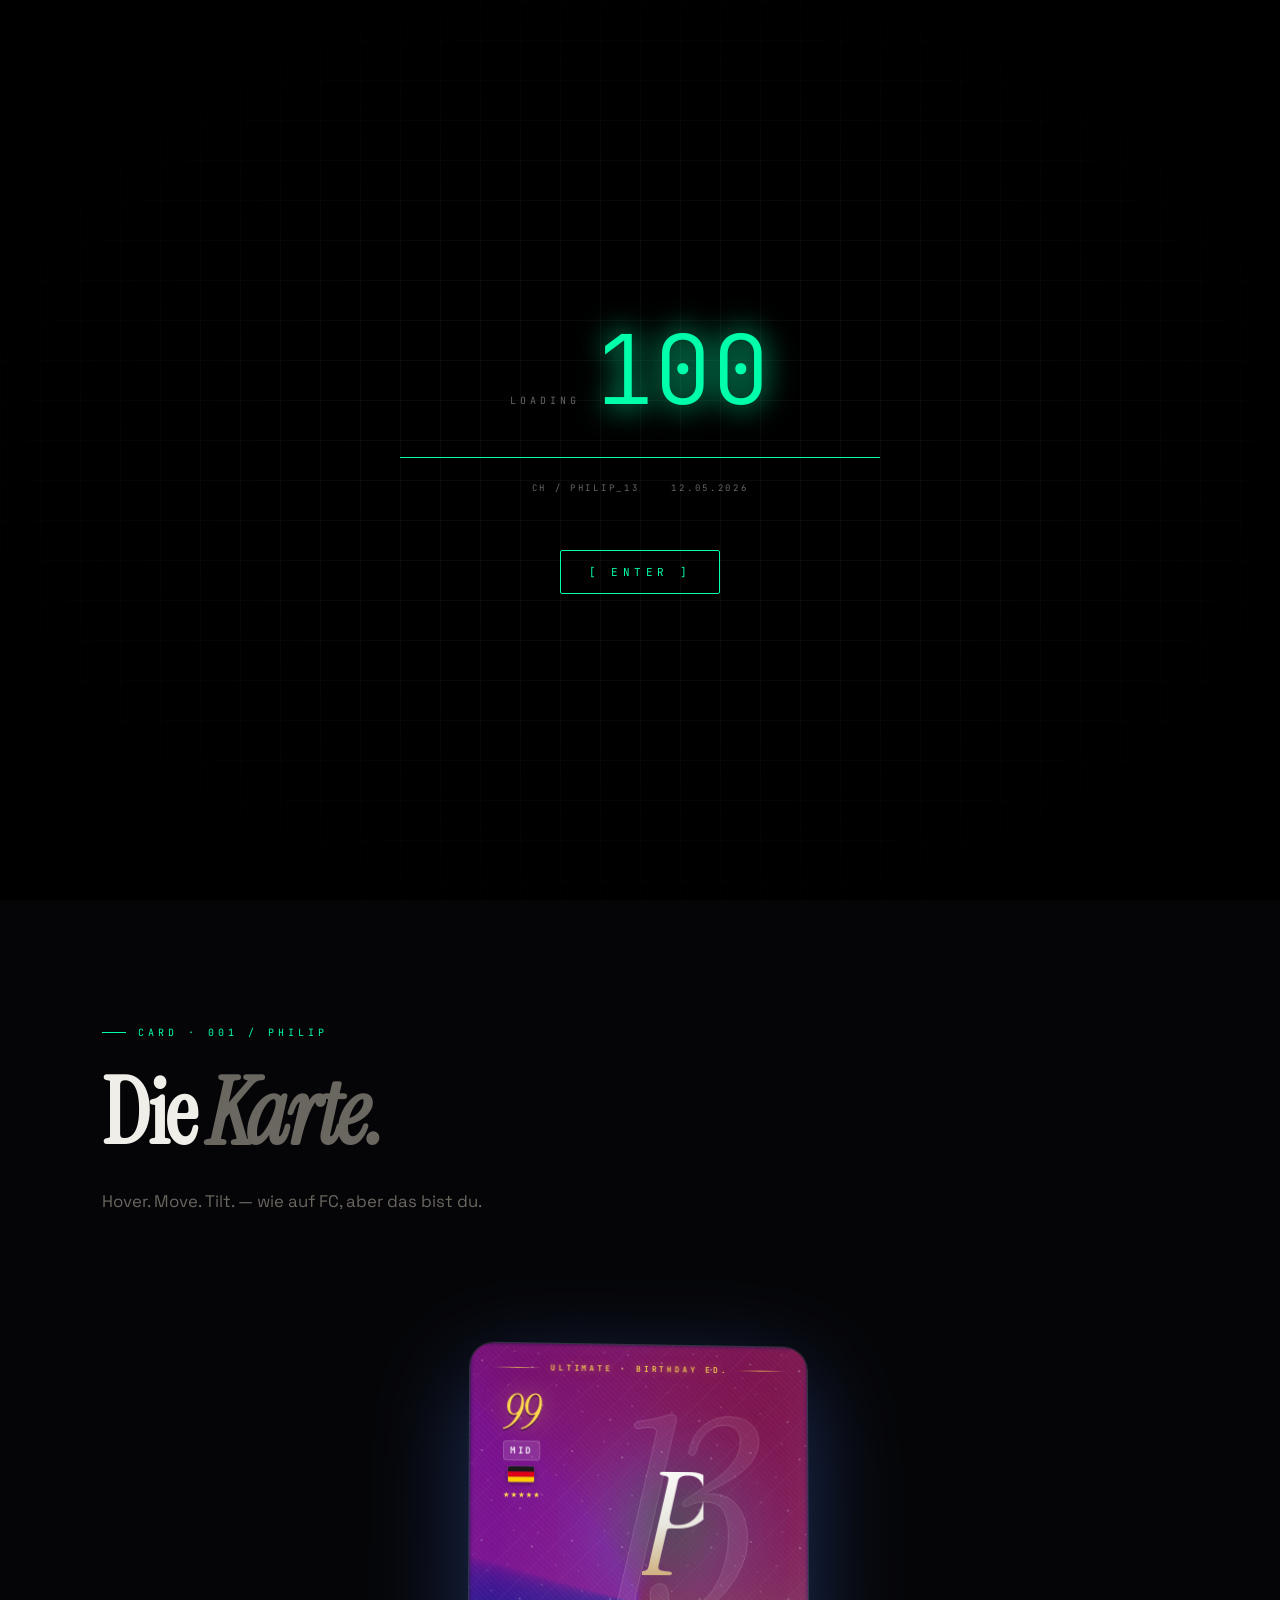
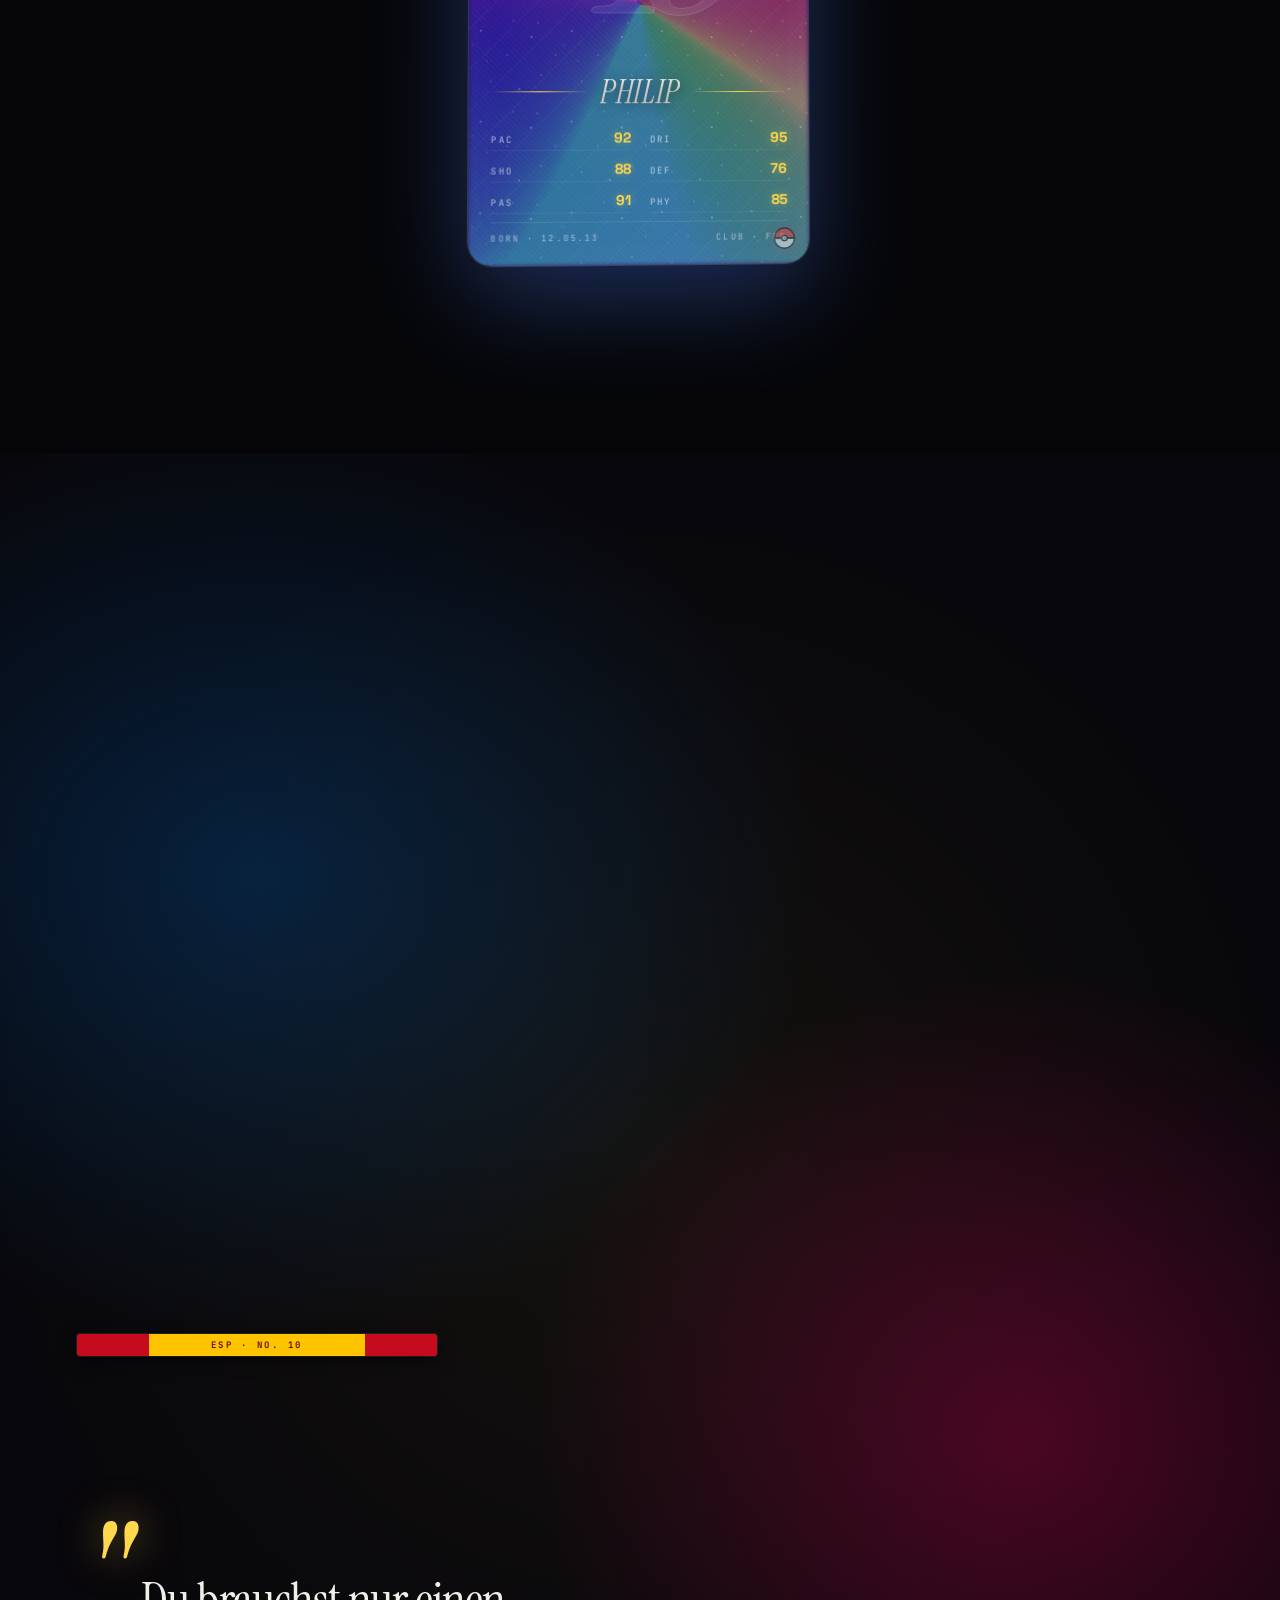
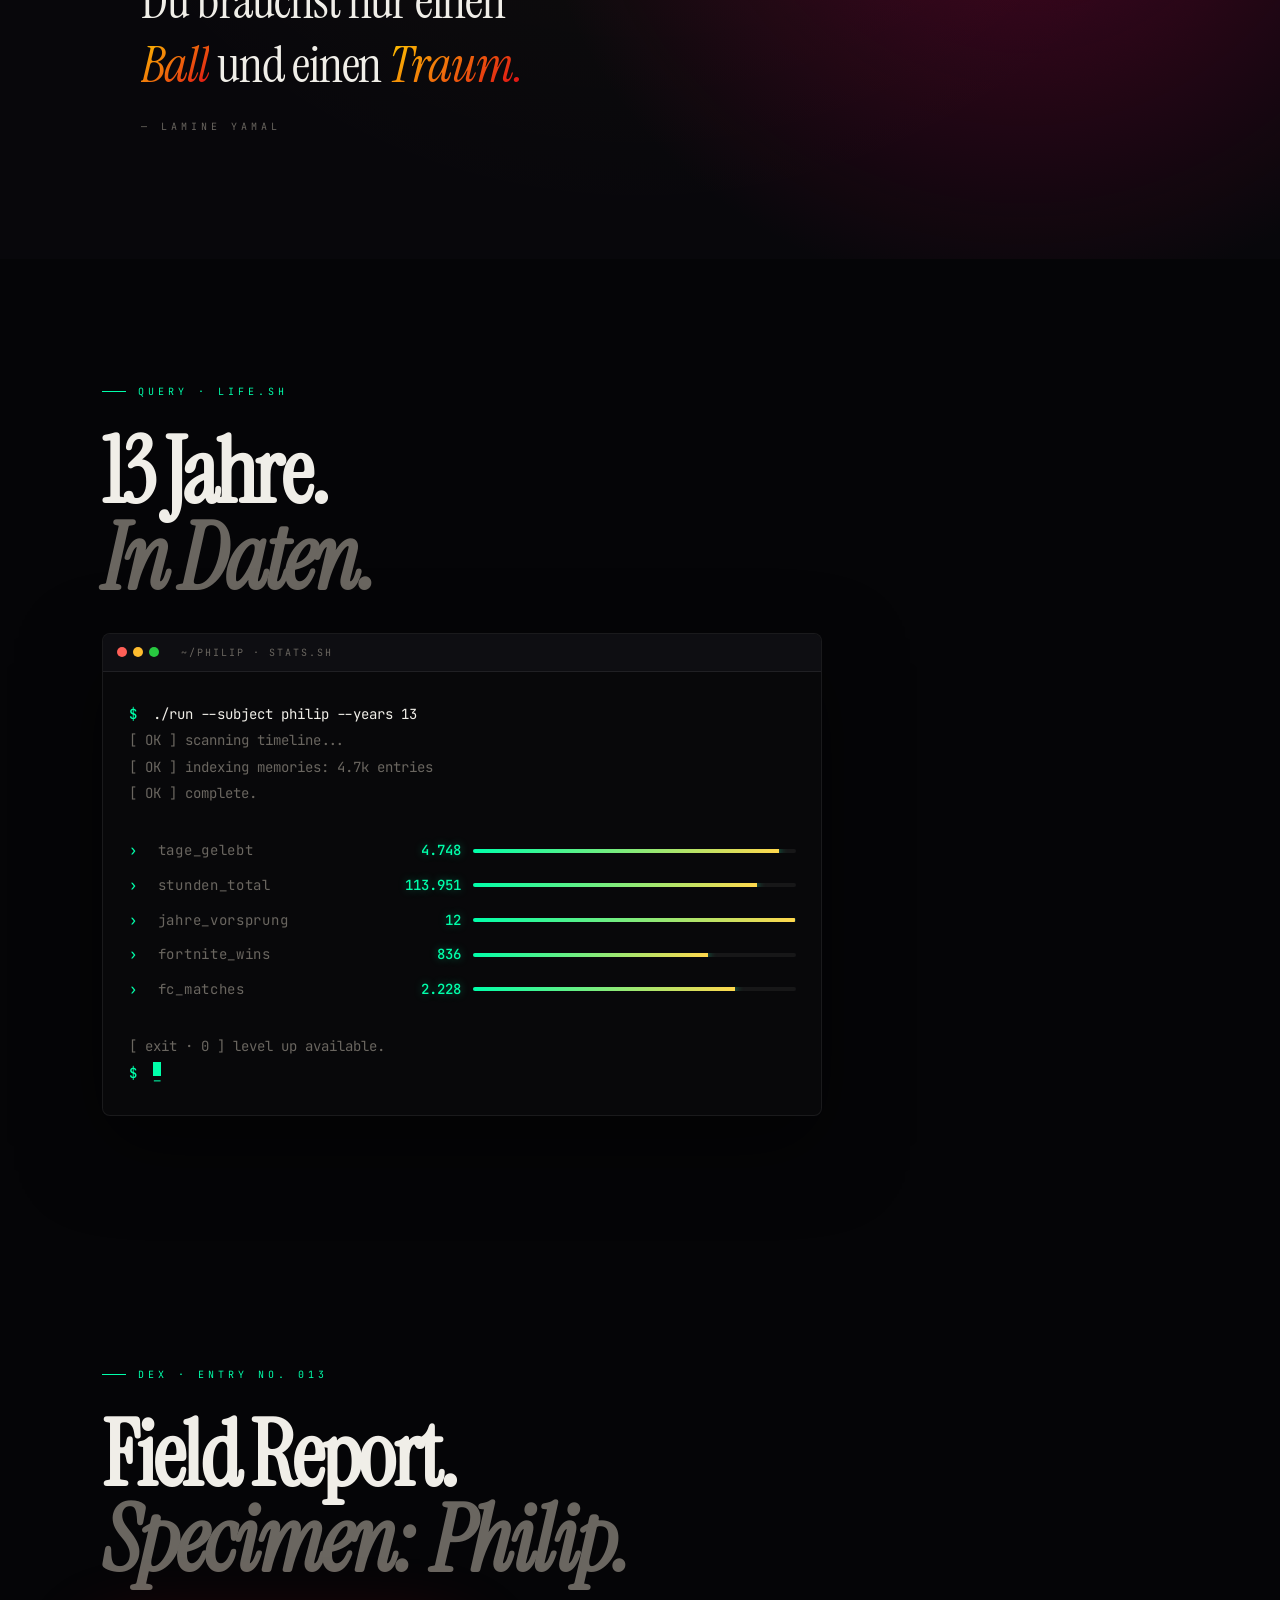
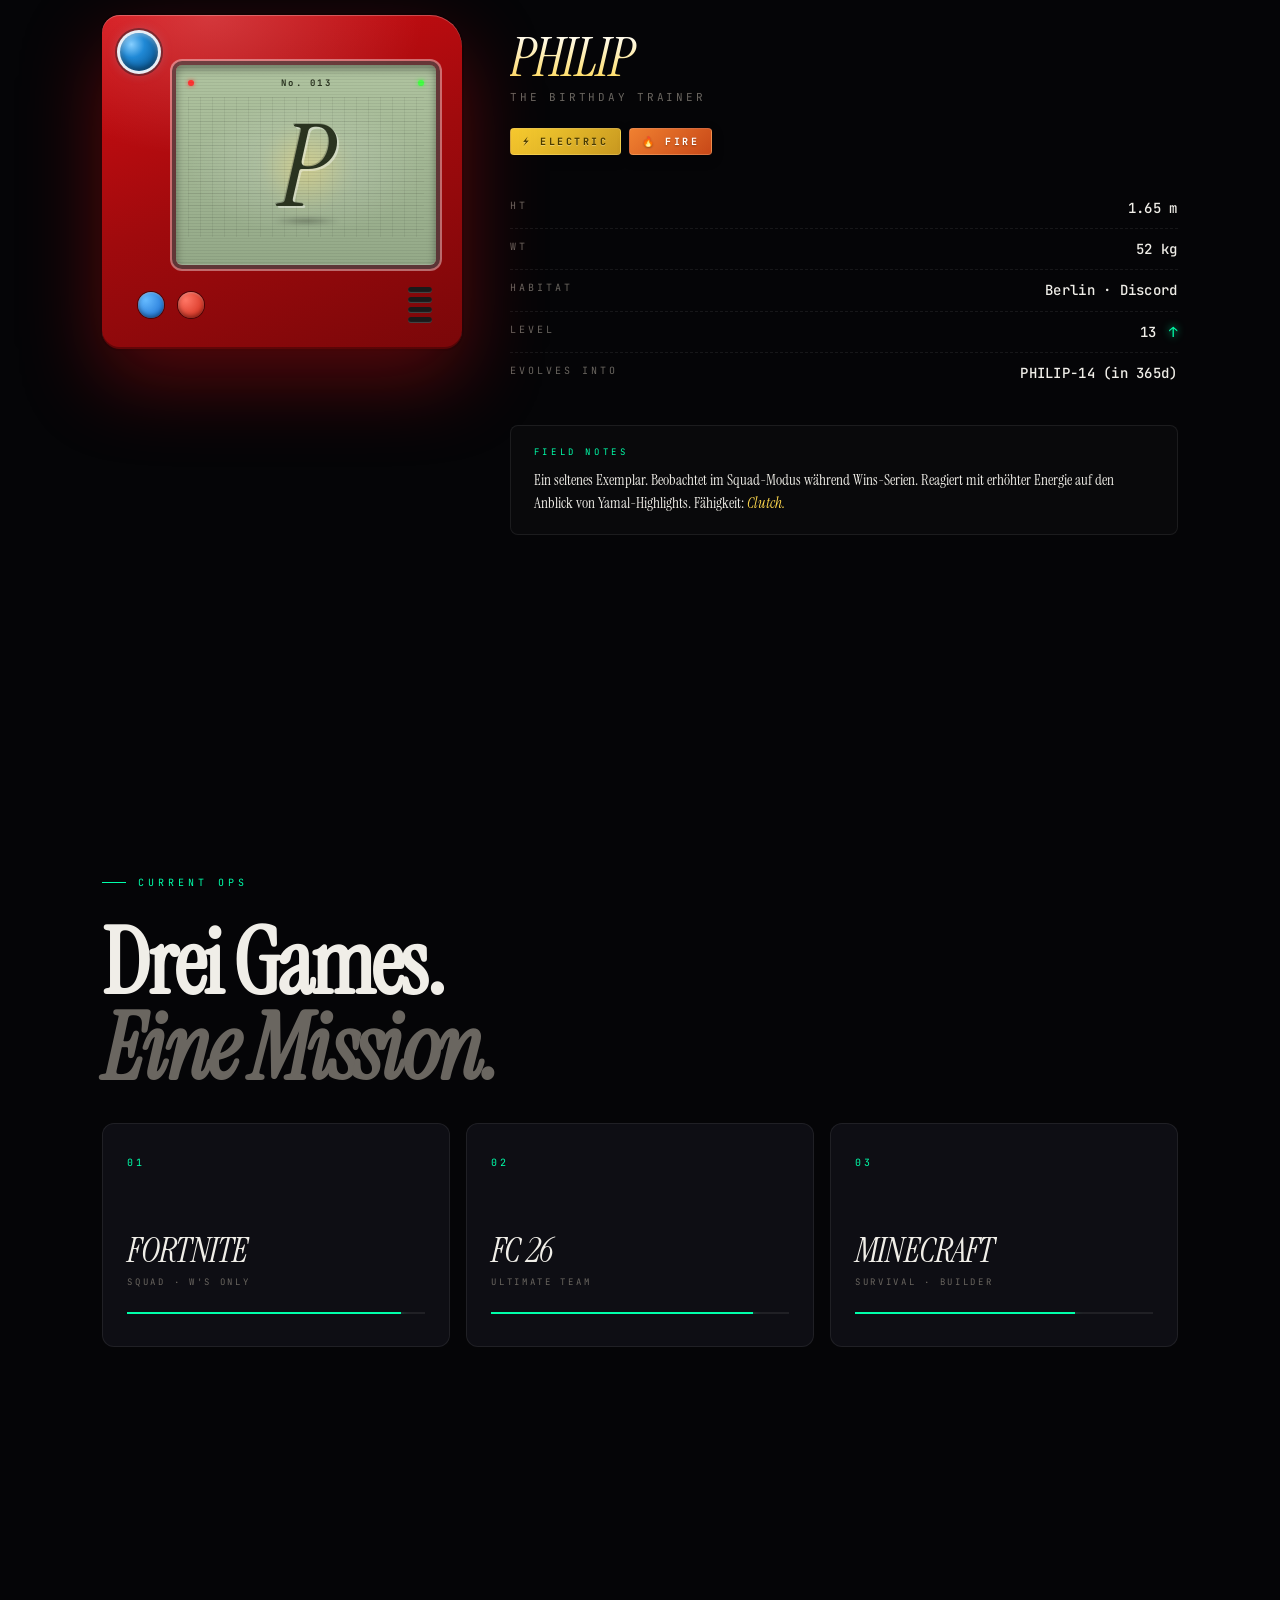
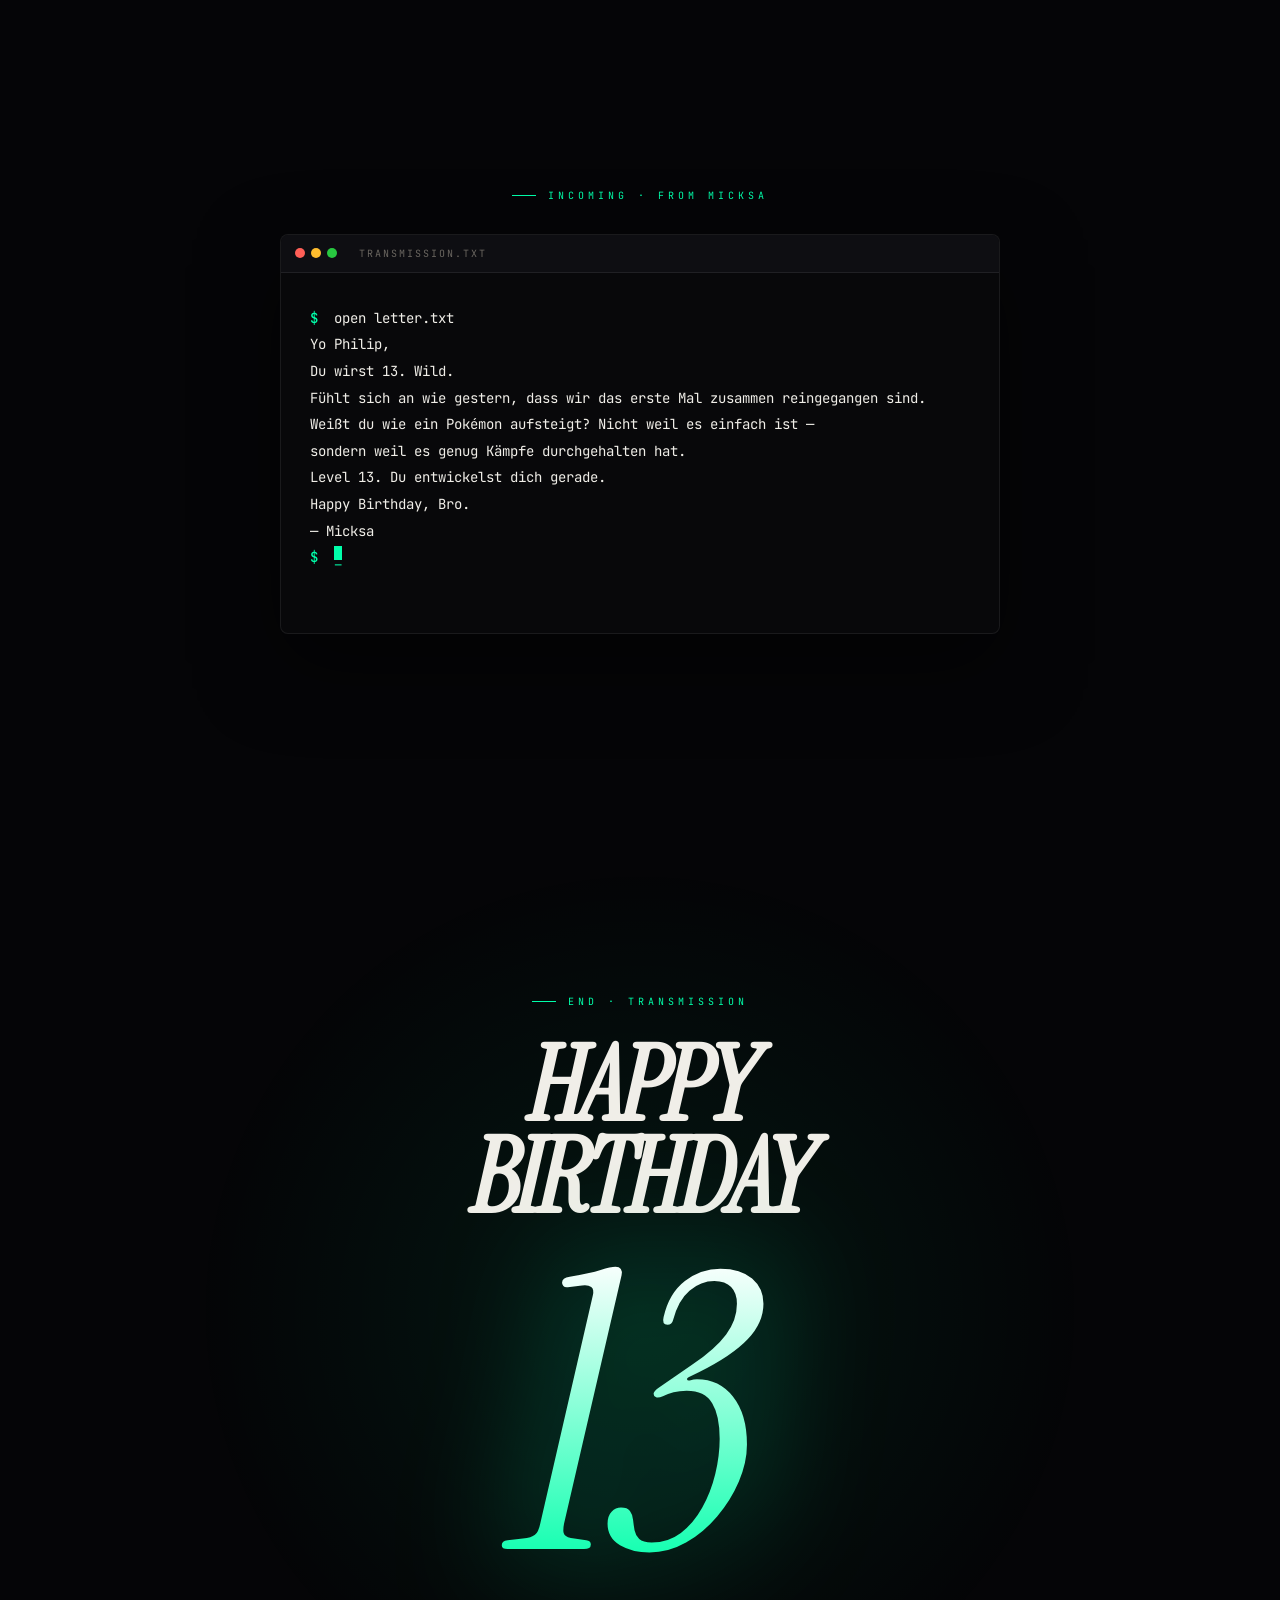
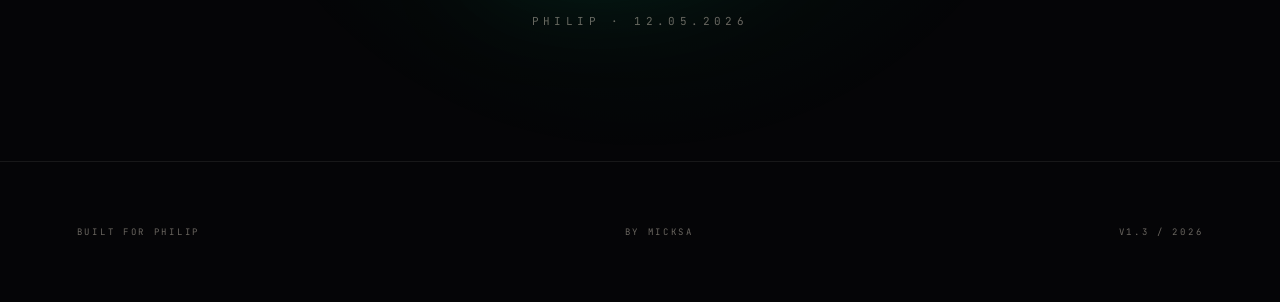
<file: index.html>
<!DOCTYPE html>
<html lang="de">
<head>
<meta charset="UTF-8">
<meta name="viewport" content="width=device-width, initial-scale=1.0">
<title>PHILIP / 13</title>
<meta name="description" content="12.05.2026 — Philip wird 13.">
<link rel="stylesheet" href="styles.css">
</head>
<body>

<!-- Canvas particle field -->
<canvas id="particle-canvas" aria-hidden="true"></canvas>

<!-- Audio toggle -->
<button class="audio-toggle" id="audio-toggle" aria-label="Audio">
  <span class="audio-bars">
    <span></span><span></span><span></span><span></span>
  </span>
  <span class="audio-label">AUDIO OFF</span>
</button>

<!-- Scroll progress -->
<div class="scroll-rail">
  <div class="scroll-fill"></div>
  <span class="scroll-coord" id="scroll-coord">000</span>
</div>

<!-- Corner data readouts (broadcast HUD) -->
<div class="hud hud-tl">
  <div class="hud-line">REC ●</div>
  <div class="hud-line" id="hud-time">--:--:--</div>
</div>
<div class="hud hud-tr">
  <div class="hud-line">SIGNAL · STRONG</div>
  <div class="hud-line">CH / PHILIP</div>
</div>
<div class="hud hud-bl">
  <div class="hud-line" id="hud-coords">52.5200° N · 13.4050° E</div>
</div>
<div class="hud hud-br">
  <div class="hud-line">12.05.2026</div>
</div>

<!-- ===== INTRO ===== -->
<div id="intro">
  <div class="intro-grid"></div>
  <div class="intro-content">
    <div class="intro-counter">
      <span class="intro-counter-label">LOADING</span>
      <span class="intro-counter-num" id="intro-count">000</span>
    </div>
    <div class="intro-bar"><div class="intro-bar-fill"></div></div>
    <div class="intro-meta">
      <span>CH / PHILIP_13</span>
      <span>12.05.2026</span>
    </div>
    <button class="intro-start" id="intro-start">
      <span class="intro-start-text">[ ENTER ]</span>
    </button>
  </div>
</div>

<!-- ===== HERO ===== -->
<section id="hero">
  <div class="hero-ticker">
    <span>NOW PLAYING</span>
    <span class="dot-live"></span>
    <span>BIRTHDAY MODE</span>
    <span>·</span>
    <span id="hero-countdown">--</span>
  </div>
  <h1 class="hero-name" data-glitch="PHILIP">PHILIP</h1>
  <div class="hero-sub">
    <span class="hero-num">13</span>
    <span class="hero-divider"></span>
    <span class="hero-tag">Heute. Echt jetzt.</span>
  </div>
</section>

<!-- ===== PLAYER CARD ===== -->
<section id="card-section">
  <div class="section-label">CARD · 001 / PHILIP</div>
  <h2 class="section-h">
    Die <em>Karte.</em>
  </h2>
  <p class="section-p">Hover. Move. Tilt. — wie auf FC, aber das bist du.</p>

  <div class="card-stage">
    <div class="player-card" id="player-card">
      <div class="card-holo"></div>
      <div class="card-sparkle"></div>
      <div class="card-shine"></div>
      <div class="card-noise"></div>
      <div class="card-pattern"></div>
      <svg class="card-mark" viewBox="0 0 100 100" aria-hidden="true">
        <defs>
          <clipPath id="ball-clip"><circle cx="50" cy="50" r="46"/></clipPath>
        </defs>
        <g clip-path="url(#ball-clip)">
          <rect x="0" y="0" width="100" height="50" fill="#ee3b3b"/>
          <rect x="0" y="50" width="100" height="50" fill="#f5f5f5"/>
        </g>
        <circle cx="50" cy="50" r="46" fill="none" stroke="#0a0a0a" stroke-width="5"/>
        <line x1="4" y1="50" x2="96" y2="50" stroke="#0a0a0a" stroke-width="7"/>
        <circle cx="50" cy="50" r="15" fill="#0a0a0a"/>
        <circle cx="50" cy="50" r="10" fill="#fff" stroke="#0a0a0a" stroke-width="2"/>
        <circle cx="50" cy="50" r="3.5" fill="#0a0a0a"/>
      </svg>
      <div class="card-inner">
        <div class="card-banner">
          <span class="banner-side"></span>
          <span class="banner-text">ULTIMATE · BIRTHDAY ED.</span>
          <span class="banner-side"></span>
        </div>

        <div class="card-body">
          <div class="card-rail">
            <div class="card-rating">99</div>
            <div class="card-position">MID</div>
            <svg class="card-flag-svg" viewBox="0 0 30 18" aria-hidden="true">
              <rect width="30" height="6" y="0" fill="#1a1a1a"/>
              <rect width="30" height="6" y="6" fill="#dd0017"/>
              <rect width="30" height="6" y="12" fill="#ffce00"/>
            </svg>
            <div class="card-stars" aria-label="5 stars">
              <span></span><span></span><span></span><span></span><span></span>
            </div>
          </div>

          <div class="card-portrait">
            <div class="card-portrait-glow"></div>
            <div class="card-jersey-num">13</div>
            <div class="card-initial">P</div>
          </div>
        </div>

        <div class="card-name-wrap">
          <span class="card-name-line"></span>
          <div class="card-name">PHILIP</div>
          <span class="card-name-line"></span>
        </div>

        <div class="card-stats">
          <div class="stat-cell"><span>PAC</span><b>92</b></div>
          <div class="stat-cell"><span>DRI</span><b>95</b></div>
          <div class="stat-cell"><span>SHO</span><b>88</b></div>
          <div class="stat-cell"><span>DEF</span><b>76</b></div>
          <div class="stat-cell"><span>PAS</span><b>91</b></div>
          <div class="stat-cell"><span>PHY</span><b>85</b></div>
        </div>

        <div class="card-meta">
          <span>BORN · 12.05.13</span>
          <span>CLUB · FCB</span>
        </div>
      </div>
    </div>
  </div>
</section>

<!-- ===== YAMAL ===== -->
<section id="yamal">
  <div class="yamal-bg"></div>
  <div class="yamal-grain"></div>
  <div class="yamal-content">
    <div class="yamal-header">
      <div class="section-label">SUBJECT · PHILIPS GOAT</div>
      <div class="yamal-livetag">
        <span class="ldot"></span>
        <span>SCOUTED · LA MASIA</span>
      </div>
    </div>

    <div class="yamal-stage">
      <div class="yamal-num" aria-hidden="true">10</div>
      <h2 class="yamal-name">
        <span class="yn-line yn-first">Lamine</span>
        <span class="yn-line yn-second">Yamal.</span>
      </h2>
    </div>

    <div class="yamal-flagstrip">
      <span class="flag-bar flag-r"></span>
      <span class="flag-bar flag-y">ESP · NO. 10</span>
      <span class="flag-bar flag-r"></span>
    </div>

    <div class="yamal-tags">
      <div class="ytag">
        <span class="ytag-k">AGE</span>
        <span class="ytag-v">17</span>
      </div>
      <div class="ytag">
        <span class="ytag-k">POS</span>
        <span class="ytag-v">RW</span>
      </div>
      <div class="ytag">
        <span class="ytag-k">NO.</span>
        <span class="ytag-v">10</span>
      </div>
      <div class="ytag">
        <span class="ytag-k">CLUB</span>
        <span class="ytag-v">FC BARCELONA</span>
      </div>
      <div class="ytag">
        <span class="ytag-k">DEBUT</span>
        <span class="ytag-v">2023 · 16y 38d</span>
      </div>
      <div class="ytag wide">
        <span class="ytag-k">SCHOOL</span>
        <span class="ytag-v">LA MASIA · BARÇA</span>
      </div>
    </div>

    <blockquote class="yamal-quote">
      <span class="qmark">"</span>
      <p>Du brauchst nur einen<br><em>Ball</em> und einen <em>Traum.</em></p>
      <cite>— LAMINE YAMAL</cite>
    </blockquote>
  </div>
</section>

<!-- ===== STATS / TERMINAL ===== -->
<section id="stats">
  <div class="section-label">QUERY · LIFE.SH</div>
  <h2 class="section-h">13 Jahre.<br><em>In Daten.</em></h2>

  <div class="terminal stats-terminal">
    <div class="terminal-bar">
      <span class="t-dot red"></span>
      <span class="t-dot yellow"></span>
      <span class="t-dot green"></span>
      <span class="terminal-title">~/philip · stats.sh</span>
    </div>
    <div class="terminal-body">
      <div class="terminal-line"><span class="t-prompt">$</span> ./run --subject philip --years 13</div>
      <div class="terminal-line t-dim" data-typeline>[ OK ] scanning timeline...</div>
      <div class="terminal-line t-dim" data-typeline>[ OK ] indexing memories: 4.7k entries</div>
      <div class="terminal-line t-dim" data-typeline>[ OK ] complete.</div>
      <div class="terminal-line" data-typeline>&nbsp;</div>
      <div class="terminal-line stat-row" data-typeline>
        <span class="t-prompt">›</span>
        <span class="stat-row-label">tage_gelebt</span>
        <span class="stat-row-val" data-count-to="4748">0</span>
        <span class="stat-row-bar"><span style="--w:95%"></span></span>
      </div>
      <div class="terminal-line stat-row" data-typeline>
        <span class="t-prompt">›</span>
        <span class="stat-row-label">stunden_total</span>
        <span class="stat-row-val" data-count-to="113952">0</span>
        <span class="stat-row-bar"><span style="--w:88%"></span></span>
      </div>
      <div class="terminal-line stat-row" data-typeline>
        <span class="t-prompt">›</span>
        <span class="stat-row-label">jahre_vorsprung</span>
        <span class="stat-row-val" data-count-to="13">0</span>
        <span class="stat-row-bar"><span style="--w:100%"></span></span>
      </div>
      <div class="terminal-line stat-row" data-typeline>
        <span class="t-prompt">›</span>
        <span class="stat-row-label">fortnite_wins</span>
        <span class="stat-row-val" data-count-to="847">0</span>
        <span class="stat-row-bar"><span style="--w:73%"></span></span>
      </div>
      <div class="terminal-line stat-row" data-typeline>
        <span class="t-prompt">›</span>
        <span class="stat-row-label">fc_matches</span>
        <span class="stat-row-val" data-count-to="2340">0</span>
        <span class="stat-row-bar"><span style="--w:81%"></span></span>
      </div>
      <div class="terminal-line" data-typeline>&nbsp;</div>
      <div class="terminal-line t-dim" data-typeline>[ exit · 0 ] level up available.</div>
      <div class="terminal-line"><span class="t-prompt">$</span> <span class="t-cursor">_</span></div>
    </div>
  </div>
</section>

<!-- ===== POKÉDEX ENTRY ===== -->
<section id="pokedex">
  <div class="section-label">DEX · ENTRY No. 013</div>
  <h2 class="section-h">Field Report.<br><em>Specimen: Philip.</em></h2>

  <div class="dex">
    <div class="dex-frame">
      <div class="dex-screen">
        <div class="dex-screen-header">
          <span class="dex-led"></span>
          <span class="dex-num">No. 013</span>
          <span class="dex-led blink"></span>
        </div>
        <div class="dex-sprite">
          <div class="dex-sprite-grid"></div>
          <div class="dex-sprite-glow"></div>
          <div class="dex-sprite-letter">P</div>
          <div class="dex-sprite-shadow"></div>
        </div>
        <div class="dex-scanline"></div>
      </div>
      <div class="dex-buttons">
        <div class="dex-btn dex-btn-blue"></div>
        <div class="dex-btn dex-btn-red"></div>
        <div class="dex-pad">
          <span></span><span></span><span></span><span></span>
        </div>
      </div>
    </div>

    <div class="dex-data">
      <div class="dex-name">PHILIP</div>
      <div class="dex-classify">The Birthday Trainer</div>

      <div class="dex-types">
        <span class="dex-type type-electric">⚡ ELECTRIC</span>
        <span class="dex-type type-fire">🔥 FIRE</span>
      </div>

      <div class="dex-rows">
        <div class="dex-row">
          <span class="dex-k">HT</span>
          <span class="dex-v">1.65 m</span>
        </div>
        <div class="dex-row">
          <span class="dex-k">WT</span>
          <span class="dex-v">52 kg</span>
        </div>
        <div class="dex-row">
          <span class="dex-k">HABITAT</span>
          <span class="dex-v">Berlin · Discord</span>
        </div>
        <div class="dex-row">
          <span class="dex-k">LEVEL</span>
          <span class="dex-v">13 <span class="dex-up">↑</span></span>
        </div>
        <div class="dex-row">
          <span class="dex-k">EVOLVES INTO</span>
          <span class="dex-v">PHILIP-14 (in 365d)</span>
        </div>
      </div>

      <div class="dex-desc">
        <div class="dex-desc-label">FIELD NOTES</div>
        <p>Ein seltenes Exemplar. Beobachtet im Squad-Modus während Wins-Serien. Reagiert mit erhöhter Energie auf den Anblick von Yamal-Highlights. Fähigkeit: <em>Clutch.</em></p>
      </div>
    </div>
  </div>
</section>

<!-- ===== OPS / GAMES ===== -->
<section id="games">
  <div class="section-label">CURRENT OPS</div>
  <h2 class="section-h">Drei Games.<br><em>Eine Mission.</em></h2>
  <div class="games-grid">
    <div class="game-tile" data-tilt>
      <div class="game-num">01</div>
      <div class="game-title">FORTNITE</div>
      <div class="game-tag">SQUAD · W's ONLY</div>
      <div class="game-bar"><span style="width:92%"></span></div>
    </div>
    <div class="game-tile" data-tilt>
      <div class="game-num">02</div>
      <div class="game-title">FC 26</div>
      <div class="game-tag">ULTIMATE TEAM</div>
      <div class="game-bar"><span style="width:88%"></span></div>
    </div>
    <div class="game-tile" data-tilt>
      <div class="game-num">03</div>
      <div class="game-title">MINECRAFT</div>
      <div class="game-tag">SURVIVAL · BUILDER</div>
      <div class="game-bar"><span style="width:74%"></span></div>
    </div>
  </div>
</section>

<!-- ===== TRANSMISSION (Letter) ===== -->
<section id="transmission">
  <div class="section-label">INCOMING · FROM MICKSA</div>
  <div class="terminal">
    <div class="terminal-bar">
      <span class="t-dot red"></span>
      <span class="t-dot yellow"></span>
      <span class="t-dot green"></span>
      <span class="terminal-title">transmission.txt</span>
    </div>
    <div class="terminal-body">
      <div class="terminal-line"><span class="t-prompt">$</span> open letter.txt</div>
      <div class="terminal-line" data-typeline>Yo Philip,</div>
      <div class="terminal-line" data-typeline></div>
      <div class="terminal-line" data-typeline>Du wirst 13. Wild.</div>
      <div class="terminal-line" data-typeline>Fühlt sich an wie gestern, dass wir das erste Mal zusammen reingegangen sind.</div>
      <div class="terminal-line" data-typeline></div>
      <div class="terminal-line" data-typeline>Weißt du wie ein Pokémon aufsteigt? Nicht weil es einfach ist —</div>
      <div class="terminal-line" data-typeline>sondern weil es genug Kämpfe durchgehalten hat.</div>
      <div class="terminal-line" data-typeline>Level 13. Du entwickelst dich gerade.</div>
      <div class="terminal-line" data-typeline></div>
      <div class="terminal-line" data-typeline>Happy Birthday, Bro.</div>
      <div class="terminal-line" data-typeline>— Micksa</div>
      <div class="terminal-line"><span class="t-prompt">$</span> <span class="t-cursor">_</span></div>
    </div>
  </div>
</section>

<!-- ===== FINALE ===== -->
<section id="finale">
  <div class="finale-bg"></div>
  <div class="section-label">END · TRANSMISSION</div>
  <div class="finale-stack">
    <h2 class="finale-hb">HAPPY<br>BIRTHDAY</h2>
    <div class="finale-num" data-finale-num>13</div>
    <div class="finale-sig">PHILIP · 12.05.2026</div>
  </div>
</section>

<!-- ===== FOOTER ===== -->
<footer id="footer">
  <div class="footer-row">
    <span>BUILT FOR PHILIP</span>
    <span>BY MICKSA</span>
    <span>v1.3 / 2026</span>
  </div>
</footer>

<script src="script.js"></script>
</body>
</html>
</file>
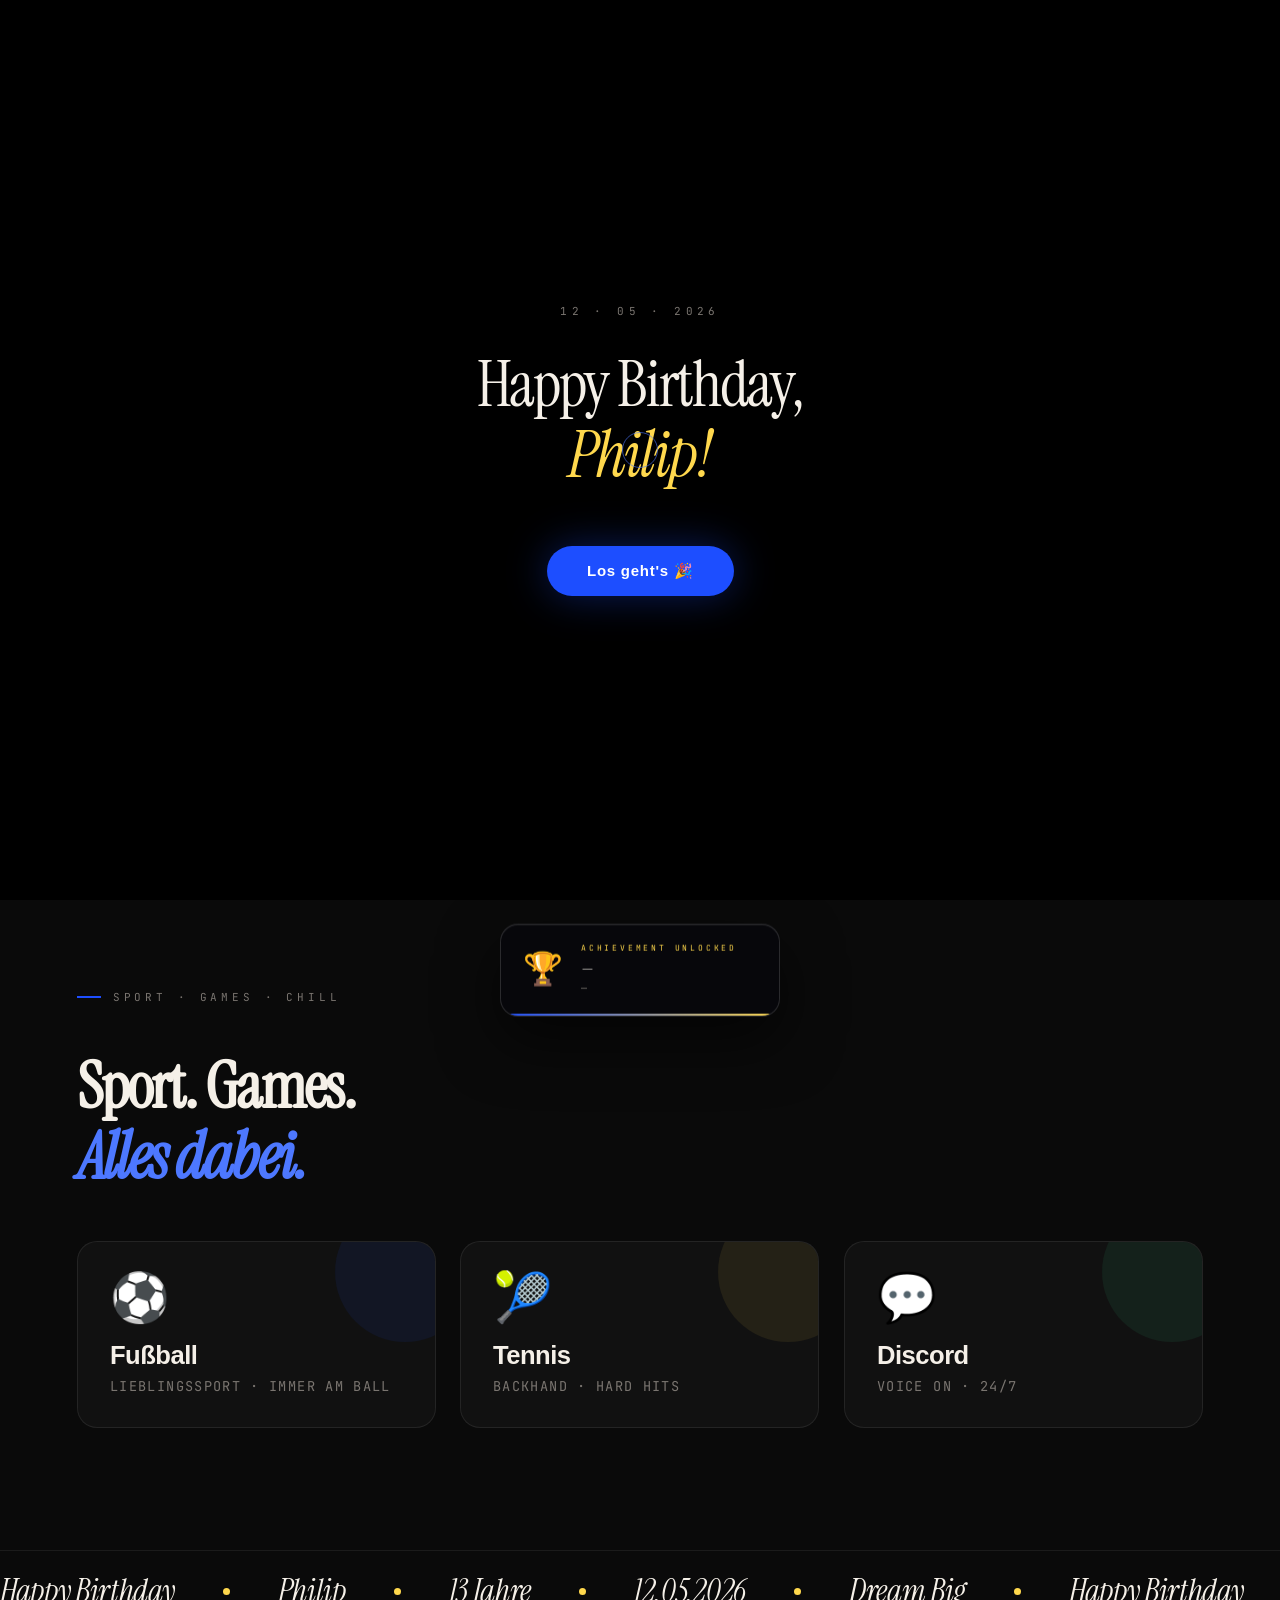
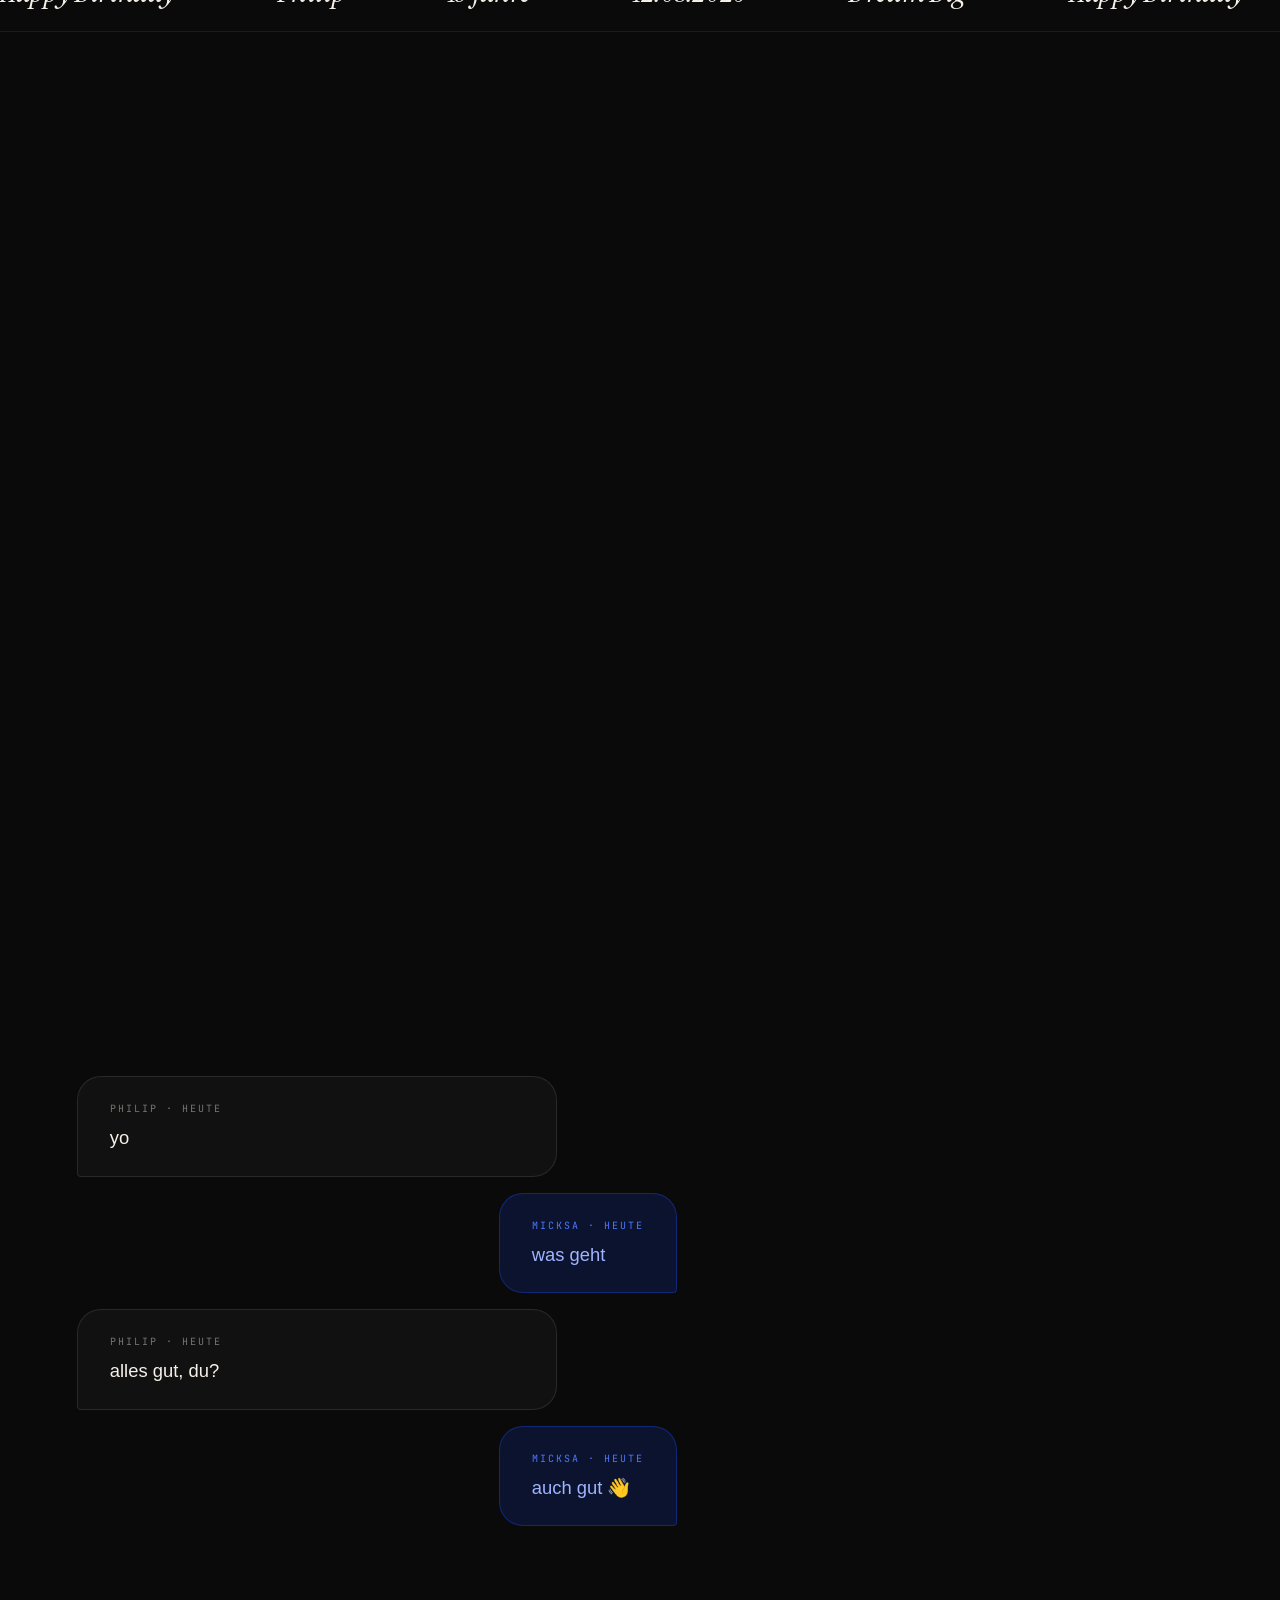
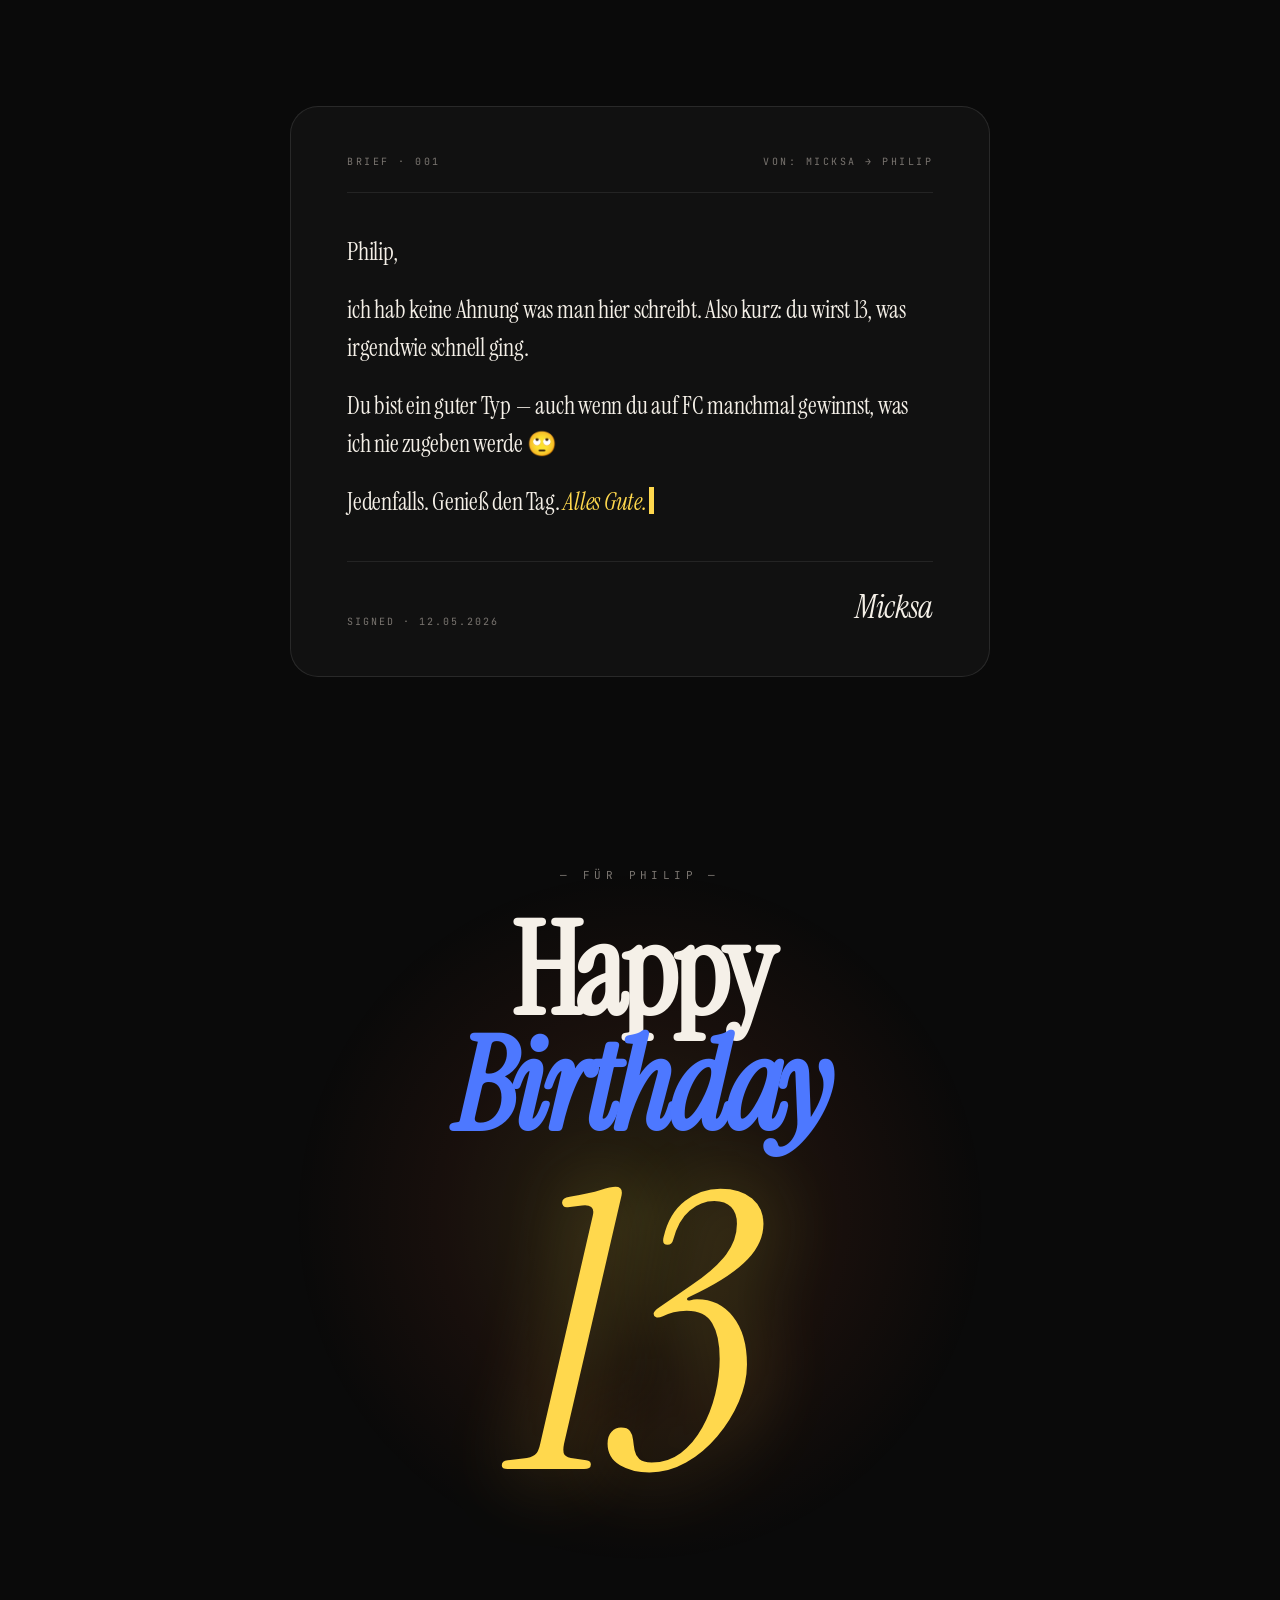
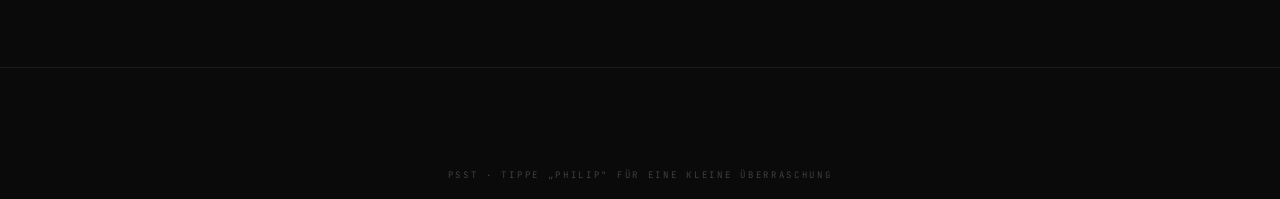
<file: philip-birthday.html>
<!DOCTYPE html>
<html lang="de">
<head>
<meta charset="UTF-8">
<meta name="viewport" content="width=device-width, initial-scale=1.0">
<title>Happy Birthday Philip 🎉</title>
<meta name="description" content="Alles Gute zum 13. Geburtstag, Philip!">
<style>
/* ============================================
   PHILIP — HAPPY BIRTHDAY
   Verspielt, bunt, freundlich, schwarz
   ============================================ */

@import url('https://api.fontshare.com/v2/css?f[]=cabinet-grotesk@400,500,700,800,900&display=swap');
@import url('https://fonts.googleapis.com/css2?family=Instrument+Serif:ital@0;1&family=JetBrains+Mono:wght@300;400;500&display=swap');

:root {
  --bg: #0a0a0a;
  --bg-card: #111111;
  --bg-card2: #151515;
  --fg: #f5f0e8;
  --fg-dim: #7a7570;
  --blue: #1d4eff;
  --blue-light: #4d78ff;
  --blue-glow: rgba(29, 78, 255, 0.35);
  --yellow: #ffd84d;
  --yellow-glow: rgba(255, 216, 77, 0.3);
  --orange: #ff6b35;
  --green: #39d98a;
  --pink: #ff4d9e;
  --radius: 20px;
  --radius-sm: 12px;
}

* { box-sizing: border-box; margin: 0; padding: 0; }

html { scroll-behavior: smooth; }

body {
  background: var(--bg);
  color: var(--fg);
  font-family: 'Cabinet Grotesk', 'DM Sans', 'Inter', sans-serif;
  -webkit-font-smoothing: antialiased;
  overflow-x: hidden;
  cursor: default;
}

body.has-cursor,
body.has-cursor * { cursor: none !important; }

::selection { background: var(--blue); color: #fff; }

/* ========== Animated background orbs ========== */
.bg-orbs {
  position: fixed;
  inset: 0;
  z-index: 0;
  overflow: hidden;
  pointer-events: none;
}
.orb {
  position: absolute;
  border-radius: 50%;
  filter: blur(90px);
  opacity: 0.55;
  mix-blend-mode: screen;
  will-change: transform;
}
.orb-1 {
  width: 520px; height: 520px;
  background: radial-gradient(circle, var(--blue) 0%, transparent 70%);
  top: -10%; left: -10%;
  animation: orbDrift1 28s ease-in-out infinite;
}
.orb-2 {
  width: 420px; height: 420px;
  background: radial-gradient(circle, var(--yellow) 0%, transparent 70%);
  top: -5%; right: -10%;
  animation: orbDrift2 34s ease-in-out infinite;
  opacity: 0.4;
}
.orb-3 {
  width: 380px; height: 380px;
  background: radial-gradient(circle, var(--orange) 0%, transparent 70%);
  bottom: -10%; left: 15%;
  animation: orbDrift3 32s ease-in-out infinite;
  opacity: 0.45;
}
.orb-4 {
  width: 340px; height: 340px;
  background: radial-gradient(circle, var(--pink) 0%, transparent 70%);
  bottom: -5%; right: 5%;
  animation: orbDrift4 26s ease-in-out infinite;
  opacity: 0.35;
}
@keyframes orbDrift1 {
  0%, 100% { transform: translate(0, 0) scale(1); }
  33%      { transform: translate(40vw, 50vh) scale(1.15); }
  66%      { transform: translate(20vw, 80vh) scale(0.9); }
}
@keyframes orbDrift2 {
  0%, 100% { transform: translate(0, 0) scale(1); }
  33%      { transform: translate(-50vw, 40vh) scale(1.2); }
  66%      { transform: translate(-30vw, 70vh) scale(0.95); }
}
@keyframes orbDrift3 {
  0%, 100% { transform: translate(0, 0) scale(1); }
  33%      { transform: translate(50vw, -40vh) scale(1.1); }
  66%      { transform: translate(70vw, -20vh) scale(0.85); }
}
@keyframes orbDrift4 {
  0%, 100% { transform: translate(0, 0) scale(1); }
  33%      { transform: translate(-40vw, -50vh) scale(1.25); }
  66%      { transform: translate(-60vw, -30vh) scale(0.9); }
}

/* All sections sit above the orbs */
section, .marquee-wrap, .scroll-progress, .sound-toggle, #intro-overlay {
  position: relative;
  z-index: 1;
}
#intro-overlay { z-index: 10000; }
.scroll-progress { z-index: 1000; }
.sound-toggle { z-index: 500; }

/* ========== Cursor trail ========== */
.cursor-trail {
  position: fixed;
  inset: 0;
  pointer-events: none;
  z-index: 99997;
}
.trail-dot {
  position: absolute;
  width: 6px;
  height: 6px;
  background: var(--blue-light);
  border-radius: 50%;
  pointer-events: none;
  transform: translate(-50%, -50%);
  animation: trailFade 0.7s ease-out forwards;
  box-shadow: 0 0 12px var(--blue-glow);
}
@keyframes trailFade {
  0%   { opacity: 0.8; transform: translate(-50%, -50%) scale(1); }
  100% { opacity: 0;   transform: translate(-50%, -50%) scale(0.3); }
}

/* ========== Magnetic ========== */
[data-magnetic] {
  transition: transform 0.4s cubic-bezier(0.2, 0.7, 0.2, 1);
  will-change: transform;
}

/* ========== Scroll progress ========== */
.scroll-progress {
  position: fixed;
  top: 0; left: 0; right: 0;
  height: 3px;
  background: rgba(255,255,255,0.08);
  z-index: 1000;
}
.scroll-progress .fill {
  height: 100%;
  background: linear-gradient(90deg, var(--blue), var(--yellow));
  width: 0%;
  transition: width 0.1s linear;
}

/* ========== Sound toggle ========== */
.sound-toggle {
  position: fixed;
  bottom: 28px;
  right: 28px;
  z-index: 500;
  background: rgba(255,255,255,0.07);
  backdrop-filter: blur(12px);
  border: 1.5px solid rgba(255,255,255,0.12);
  color: var(--fg-dim);
  font-family: 'JetBrains Mono', monospace;
  font-size: 10px;
  letter-spacing: 0.2em;
  text-transform: uppercase;
  padding: 10px 16px;
  cursor: pointer;
  border-radius: 999px;
  display: flex;
  align-items: center;
  gap: 8px;
  transition: all 0.3s;
}
.sound-toggle:hover {
  border-color: var(--blue);
  color: var(--blue);
}
.sound-toggle .bars {
  display: inline-flex;
  gap: 2px;
  align-items: center;
  height: 12px;
}
.sound-toggle .bars span {
  display: block;
  width: 2px;
  background: currentColor;
  height: 30%;
  border-radius: 999px;
}
.sound-toggle.on .bars span { animation: eq 0.9s ease-in-out infinite; }
.sound-toggle.on .bars span:nth-child(2) { animation-delay: 0.15s; }
.sound-toggle.on .bars span:nth-child(3) { animation-delay: 0.3s; }
.sound-toggle.on .bars span:nth-child(4) { animation-delay: 0.45s; }
@keyframes eq {
  0%, 100% { height: 30%; }
  50% { height: 100%; }
}

/* ========== Custom cursor ========== */
.cursor-dot {
  position: fixed;
  width: 8px;
  height: 8px;
  background: var(--blue);
  border-radius: 50%;
  pointer-events: none;
  z-index: 99999;
  left: -20px;
  top: -20px;
  transform: translate(-50%, -50%);
  transition: transform 0.15s, background 0.3s, width 0.2s, height 0.2s;
  will-change: transform, left, top;
}
.cursor-ring {
  position: fixed;
  width: 36px;
  height: 36px;
  border: 1.5px solid rgba(77, 120, 255, 0.6);
  border-radius: 50%;
  pointer-events: none;
  z-index: 99998;
  left: -50px;
  top: -50px;
  transform: translate(-50%, -50%);
  transition: width 0.3s cubic-bezier(0.2, 0.7, 0.2, 1),
              height 0.3s cubic-bezier(0.2, 0.7, 0.2, 1),
              border-color 0.3s;
  will-change: left, top;
}
.cursor-ring.hover {
  width: 60px;
  height: 60px;
  border-color: var(--blue);
}
.cursor-dot.hover {
  width: 12px;
  height: 12px;
  background: var(--yellow);
}

/* ========== Bum Bum easter egg ========== */
.bumbum-pop {
  position: fixed;
  font-family: 'Instrument Serif', serif;
  font-style: italic;
  font-size: clamp(2.5rem, 7vw, 7rem);
  pointer-events: none;
  z-index: 9000;
  white-space: nowrap;
  animation: bumbumAnim 1.4s cubic-bezier(0.2, 0.9, 0.3, 1) forwards;
}
@keyframes bumbumAnim {
  0%   { opacity: 0; transform: translate(-50%,-50%) scale(0.5) rotate(-6deg); }
  18%  { opacity: 1; transform: translate(-50%,-50%) scale(1.15) rotate(-6deg); }
  65%  { opacity: 1; transform: translate(-50%,-50%) scale(1) rotate(-6deg); }
  100% { opacity: 0; transform: translate(-50%,-50%) scale(1.5) rotate(-6deg); }
}

/* ========== BumBum counter badge ========== */
.bumbum-badge {
  position: fixed;
  bottom: 28px;
  left: 28px;
  z-index: 500;
  background: rgba(255,255,255,0.06);
  border: 1.5px solid rgba(255,255,255,0.1);
  border-radius: 999px;
  padding: 10px 16px;
  font-family: 'JetBrains Mono', monospace;
  font-size: 10px;
  letter-spacing: 0.2em;
  text-transform: uppercase;
  color: var(--fg-dim);
  backdrop-filter: blur(12px);
}
.bumbum-badge span { color: var(--yellow); font-weight: 500; }

/* ========== Reveal animations ========== */
.reveal {
  opacity: 0;
  transform: translateY(36px);
  transition: opacity 1s cubic-bezier(0.2, 0.7, 0.2, 1),
              transform 1s cubic-bezier(0.2, 0.7, 0.2, 1);
}
.reveal.in { opacity: 1; transform: translateY(0); }

.reveal-up {
  opacity: 0;
  transform: translateY(60px);
  transition: opacity 1.2s cubic-bezier(0.2, 0.7, 0.2, 1),
              transform 1.2s cubic-bezier(0.2, 0.7, 0.2, 1);
}
.reveal-up.in { opacity: 1; transform: translateY(0); }

.reveal-scale {
  opacity: 0;
  transform: scale(0.88);
  transition: opacity 1s cubic-bezier(0.2, 0.7, 0.2, 1),
              transform 1s cubic-bezier(0.2, 0.7, 0.2, 1);
}
.reveal-scale.in { opacity: 1; transform: scale(1); }

.delay-1 { transition-delay: 0.1s !important; }
.delay-2 { transition-delay: 0.2s !important; }
.delay-3 { transition-delay: 0.35s !important; }
.delay-4 { transition-delay: 0.5s !important; }
.delay-5 { transition-delay: 0.65s !important; }

/* ========== SECTIONS ========== */
section {
  width: 100%;
  min-height: 100vh;
  display: flex;
  align-items: center;
  justify-content: center;
  padding: 8vh 6vw;
  position: relative;
  overflow: hidden;
}

/* ========== INTRO OVERLAY ========== */
#intro-overlay {
  position: fixed;
  inset: 0;
  background: #000;
  z-index: 10000;
  display: flex;
  align-items: center;
  justify-content: center;
  flex-direction: column;
  gap: 2rem;
  cursor: pointer;
  transition: opacity 1s ease-out, visibility 1s;
}
#intro-overlay.gone {
  opacity: 0;
  visibility: hidden;
  pointer-events: none;
}
.intro-label {
  font-family: 'JetBrains Mono', monospace;
  font-size: 11px;
  letter-spacing: 0.4em;
  color: var(--fg-dim);
  text-transform: uppercase;
  animation: fadeUp 0.8s cubic-bezier(0.2, 0.7, 0.2, 1) 0.2s both;
}
.intro-heading {
  font-family: 'Instrument Serif', serif;
  font-size: clamp(2.5rem, 5vw, 4.5rem);
  letter-spacing: -0.03em;
  text-align: center;
  line-height: 1.1;
  animation: fadeUp 0.8s cubic-bezier(0.2, 0.7, 0.2, 1) 0.4s both;
}
.intro-heading em { font-style: italic; color: var(--yellow); }
.intro-btn {
  margin-top: 1.5rem;
  background: var(--blue);
  color: #fff;
  font-family: 'Cabinet Grotesk', 'DM Sans', sans-serif;
  font-size: 15px;
  font-weight: 700;
  letter-spacing: 0.05em;
  padding: 16px 40px;
  border-radius: 999px;
  border: none;
  cursor: pointer;
  transition: transform 0.25s, box-shadow 0.25s;
  box-shadow: 0 0 40px var(--blue-glow);
  animation: fadeUp 0.8s cubic-bezier(0.2, 0.7, 0.2, 1) 0.6s both;
}
.intro-btn:hover {
  transform: scale(1.06);
  box-shadow: 0 0 70px var(--blue-glow);
}
@keyframes fadeUp {
  from { opacity: 0; transform: translateY(20px); }
  to   { opacity: 1; transform: translateY(0); }
}

/* ========== HERO ========== */
#hero {
  flex-direction: column;
  text-align: center;
  gap: 0;
  min-height: 100vh;
}

.hero-bg-glow {
  position: absolute;
  width: 700px;
  height: 700px;
  border-radius: 50%;
  background: radial-gradient(circle, rgba(29,78,255,0.18) 0%, rgba(77,120,255,0.06) 50%, transparent 70%);
  left: 50%;
  top: 50%;
  transform: translate(-50%, -50%);
  pointer-events: none;
  transition: transform 0.6s cubic-bezier(0.2, 0.7, 0.2, 1);
  will-change: transform;
}

.hero-eyebrow {
  font-family: 'JetBrains Mono', monospace;
  font-size: 11px;
  letter-spacing: 0.4em;
  color: var(--fg-dim);
  text-transform: uppercase;
  margin-bottom: 2rem;
}

.hero-name {
  font-family: 'Instrument Serif', serif;
  font-size: clamp(4rem, 15vw, 14rem);
  line-height: 0.88;
  letter-spacing: -0.02em;
  padding: 0.05em 0.1em;
  position: relative;
  background: linear-gradient(135deg, #fff 0%, var(--blue-light) 55%, var(--yellow) 100%);
  -webkit-background-clip: text;
  -webkit-text-fill-color: transparent;
  background-clip: text;
  background-size: 200% 200%;
  animation: heroReveal 1.2s cubic-bezier(0.2, 0.7, 0.2, 1) 0.6s both,
             heroShimmer 6s ease-in-out 1.8s infinite alternate;
}

@keyframes heroReveal {
  from { opacity: 0; filter: blur(12px); transform: scale(0.88) translateY(0.2em); }
  to   { opacity: 1; filter: blur(0); transform: scale(1) translateY(0); }
}

@keyframes heroShimmer {
  0%   { background-position: 0% 50%; }
  100% { background-position: 100% 50%; }
}

.hero-subline {
  font-family: 'Instrument Serif', serif;
  font-style: italic;
  font-size: clamp(1.2rem, 2.5vw, 2.2rem);
  color: var(--fg-dim);
  margin-top: 1.5rem;
  letter-spacing: -0.01em;
}
.hero-subline em { color: var(--yellow); font-style: normal; }

/* Floating confetti shapes */
.confetti {
  position: absolute;
  border-radius: 50%;
  pointer-events: none;
  opacity: 0.5;
  animation: confettiFloat linear infinite;
}
@keyframes confettiFloat {
  0%   { transform: translateY(0) rotate(0deg); opacity: 0.5; }
  100% { transform: translateY(-110vh) rotate(720deg); opacity: 0; }
}

.hero-date-pill {
  margin-top: 3rem;
  display: inline-flex;
  align-items: center;
  gap: 12px;
  padding: 12px 24px;
  border: 1.5px solid rgba(255,255,255,0.15);
  border-radius: 999px;
  font-family: 'JetBrains Mono', monospace;
  font-size: 11px;
  letter-spacing: 0.25em;
  text-transform: uppercase;
  color: var(--fg-dim);
}
.hero-date-pill .dot {
  width: 7px; height: 7px;
  background: var(--yellow);
  border-radius: 50%;
  box-shadow: 0 0 12px var(--yellow-glow);
  animation: pulse 1.6s ease-in-out infinite;
}
@keyframes pulse {
  0%, 100% { transform: scale(1); opacity: 1; }
  50% { transform: scale(1.5); opacity: 0.6; }
}

/* Hero scroll cue */
.hero-scroll-cue {
  position: absolute;
  bottom: 2.5rem;
  left: 50%;
  transform: translateX(-50%);
  display: flex;
  flex-direction: column;
  align-items: center;
  gap: 0.6rem;
  color: var(--fg-dim);
  font-family: 'JetBrains Mono', monospace;
  font-size: 9px;
  letter-spacing: 0.4em;
  text-transform: uppercase;
  opacity: 0;
  animation: scrollCueFade 1s ease-out 2.5s forwards;
}
.hero-scroll-cue .cue-line {
  width: 1px;
  height: 48px;
  background: linear-gradient(to bottom, var(--blue-light), transparent);
  animation: scrollLine 1.8s ease-in-out infinite;
}
@keyframes scrollCueFade {
  from { opacity: 0; transform: translateX(-50%) translateY(8px); }
  to   { opacity: 1; transform: translateX(-50%) translateY(0); }
}
@keyframes scrollLine {
  0%   { transform: scaleY(0); transform-origin: top; opacity: 0; }
  40%  { transform: scaleY(1); transform-origin: top; opacity: 1; }
  60%  { transform: scaleY(1); transform-origin: bottom; opacity: 1; }
  100% { transform: scaleY(0); transform-origin: bottom; opacity: 0; }
}

/* ========== HOBBIES ========== */
#hobbies {
  flex-direction: column;
  gap: 3rem;
  align-items: flex-start;
  min-height: auto;
  padding: 10vh 6vw;
}

.section-label {
  font-family: 'JetBrains Mono', monospace;
  font-size: 11px;
  letter-spacing: 0.35em;
  color: var(--fg-dim);
  text-transform: uppercase;
  display: flex;
  align-items: center;
  gap: 12px;
}
.section-label::before {
  content: '';
  display: block;
  width: 24px;
  height: 1.5px;
  background: var(--blue);
}

.hobbies-heading {
  font-family: 'Instrument Serif', serif;
  font-size: clamp(2.5rem, 5vw, 4rem);
  letter-spacing: -0.03em;
  line-height: 1.1;
  max-width: 18ch;
}
.hobbies-heading em { font-style: italic; color: var(--blue-light); }

.hobbies-grid {
  display: grid;
  grid-template-columns: repeat(auto-fill, minmax(300px, 1fr));
  gap: 1.5rem;
  width: 100%;
  max-width: 1200px;
}

/* Card shine layer */
.card-shine {
  position: absolute;
  inset: 0;
  border-radius: inherit;
  pointer-events: none;
  opacity: 0;
  transition: opacity 0.3s;
  z-index: 2;
}

.hobby-card {
  background: var(--bg-card);
  border: 1.5px solid rgba(255,255,255,0.08);
  border-radius: var(--radius);
  padding: 2rem;
  position: relative;
  overflow: hidden;
  transition: border-color 0.4s, box-shadow 0.4s;
  cursor: default;
  transform-style: preserve-3d;
  will-change: transform;
}
.hobby-card.blue:hover  { border-color: var(--blue);   box-shadow: 0 20px 60px rgba(29,78,255,0.2); }
.hobby-card.yellow:hover{ border-color: var(--yellow);  box-shadow: 0 20px 60px rgba(255,216,77,0.15); }
.hobby-card.green:hover { border-color: var(--green);   box-shadow: 0 20px 60px rgba(57,217,138,0.15); }
.hobby-card.orange:hover{ border-color: var(--orange);  box-shadow: 0 20px 60px rgba(255,107,53,0.15); }
.hobby-card.pink:hover  { border-color: var(--pink);    box-shadow: 0 20px 60px rgba(255,77,158,0.15); }

.hobby-card .card-icon {
  font-size: 3rem;
  margin-bottom: 1.2rem;
  display: block;
  line-height: 1;
  position: relative;
  z-index: 3;
}
.hobby-card .card-title {
  font-size: 1.6rem;
  font-weight: 800;
  letter-spacing: -0.02em;
  margin-bottom: 0.5rem;
  line-height: 1.1;
  position: relative;
  z-index: 3;
}
.hobby-card .card-sub {
  font-size: 0.85rem;
  color: var(--fg-dim);
  font-family: 'JetBrains Mono', monospace;
  letter-spacing: 0.1em;
  text-transform: uppercase;
  position: relative;
  z-index: 3;
}

.hobby-card .accent-blob {
  position: absolute;
  width: 140px;
  height: 140px;
  border-radius: 50%;
  top: -40px;
  right: -40px;
  opacity: 0.08;
  pointer-events: none;
  transition: opacity 0.4s, transform 0.4s;
}
.hobby-card:hover .accent-blob { opacity: 0.18; transform: scale(1.3); }
.hobby-card.blue  .accent-blob { background: var(--blue); }
.hobby-card.yellow .accent-blob{ background: var(--yellow); }
.hobby-card.green  .accent-blob{ background: var(--green); }
.hobby-card.orange .accent-blob{ background: var(--orange); }
.hobby-card.pink   .accent-blob{ background: var(--pink); }

/* ========== GAMES ========== */
#games {
  flex-direction: column;
  gap: 3rem;
  align-items: flex-start;
  min-height: auto;
  padding: 10vh 6vw;
}

.games-row {
  display: grid;
  grid-template-columns: repeat(3, 1fr);
  gap: 1.5rem;
  width: 100%;
  max-width: 1100px;
}

.game-card {
  background: var(--bg-card);
  border: 1.5px solid rgba(255,255,255,0.08);
  border-radius: var(--radius);
  padding: 2rem 1.5rem;
  position: relative;
  overflow: hidden;
  transition: border-color 0.4s, box-shadow 0.4s;
  cursor: default;
  display: flex;
  flex-direction: column;
  gap: 1rem;
  min-height: 240px;
  transform-style: preserve-3d;
  will-change: transform;
}
.game-card:hover {
  border-color: var(--blue);
  box-shadow: 0 24px 60px rgba(29,78,255,0.18);
}
.game-card .num {
  font-family: 'JetBrains Mono', monospace;
  font-size: 10px;
  letter-spacing: 0.25em;
  color: var(--blue-light);
  position: relative;
  z-index: 3;
}
.game-card .g-icon {
  font-size: 2.5rem;
  line-height: 1;
  position: relative;
  z-index: 3;
}
.game-card .g-name {
  font-family: 'Instrument Serif', serif;
  font-size: clamp(1.6rem, 2.5vw, 2.2rem);
  letter-spacing: -0.02em;
  line-height: 1;
  margin-top: auto;
  position: relative;
  z-index: 3;
}
.game-card .g-tag {
  font-family: 'JetBrains Mono', monospace;
  font-size: 10px;
  letter-spacing: 0.2em;
  text-transform: uppercase;
  color: var(--fg-dim);
  position: relative;
  z-index: 3;
}
.game-card .glow-bg {
  position: absolute;
  inset: 0;
  opacity: 0;
  background: radial-gradient(circle at 70% 30%, var(--blue-glow), transparent 70%);
  pointer-events: none;
  transition: opacity 0.5s;
}
.game-card:hover .glow-bg { opacity: 1; }

/* ========== MARQUEE ========== */
.marquee-wrap {
  width: 100%;
  overflow: hidden;
  border-top: 1.5px solid rgba(255,255,255,0.07);
  border-bottom: 1.5px solid rgba(255,255,255,0.07);
  padding: 1.2rem 0;
  margin: 2rem 0;
  position: relative;
  z-index: 2;
}
.marquee-track {
  display: inline-flex;
  gap: 3rem;
  white-space: nowrap;
  animation: marquee 30s linear infinite;
  font-family: 'Instrument Serif', serif;
  font-style: italic;
  font-size: clamp(1.2rem, 2.5vw, 2rem);
  letter-spacing: -0.01em;
}
.marquee-track span {
  display: inline-flex;
  align-items: center;
  gap: 3rem;
}
.marquee-track .dot {
  width: 7px; height: 7px;
  background: var(--yellow);
  border-radius: 50%;
  flex-shrink: 0;
}
@keyframes marquee {
  0% { transform: translateX(0); }
  100% { transform: translateX(-50%); }
}

/* ========== DISCORD ========== */
#discord {
  flex-direction: column;
  align-items: flex-start;
  gap: 3rem;
  min-height: auto;
  padding: 10vh 6vw;
}

.discord-bubble {
  background: var(--bg-card);
  border: 1.5px solid rgba(255,255,255,0.1);
  border-radius: 24px;
  border-bottom-left-radius: 4px;
  padding: 1.5rem 2rem;
  max-width: 480px;
  font-size: 1.15rem;
  line-height: 1.5;
  position: relative;
  transition: border-color 0.3s, transform 0.2s;
}
.discord-bubble.right {
  border-radius: 24px;
  border-bottom-right-radius: 4px;
  align-self: flex-end;
  background: rgba(29,78,255,0.15);
  border-color: rgba(29,78,255,0.35);
  color: #a0b4ff;
}
.discord-bubble.bum-trigger:hover {
  transform: scale(1.02);
  border-color: var(--yellow) !important;
}
.discord-bubble .user {
  font-family: 'JetBrains Mono', monospace;
  font-size: 10px;
  letter-spacing: 0.2em;
  text-transform: uppercase;
  margin-bottom: 0.5rem;
  color: var(--fg-dim);
}
.discord-bubble.right .user { color: var(--blue-light); }

.discord-chat {
  display: flex;
  flex-direction: column;
  gap: 1rem;
  width: 100%;
  max-width: 600px;
}

/* ========== BRIEF ========== */
#brief {
  flex-direction: column;
  align-items: center;
  text-align: left;
  min-height: auto;
  padding: 10vh 6vw;
}

.brief-card {
  max-width: 700px;
  width: 100%;
  background: var(--bg-card);
  border: 1.5px solid rgba(255,255,255,0.1);
  border-radius: 28px;
  padding: 3rem 3.5rem;
  transition: border-color 0.5s, box-shadow 0.5s;
}
.brief-card:hover {
  border-color: rgba(255,255,255,0.18);
  box-shadow: 0 30px 80px rgba(0,0,0,0.4);
}

.brief-header {
  display: flex;
  justify-content: space-between;
  align-items: center;
  margin-bottom: 2.5rem;
  padding-bottom: 1.5rem;
  border-bottom: 1.5px solid rgba(255,255,255,0.08);
  font-family: 'JetBrains Mono', monospace;
  font-size: 10px;
  letter-spacing: 0.25em;
  text-transform: uppercase;
  color: var(--fg-dim);
}

.brief-text {
  font-family: 'Instrument Serif', serif;
  font-size: clamp(1.1rem, 2vw, 1.5rem);
  line-height: 1.6;
  letter-spacing: -0.01em;
  color: var(--fg);
}
.brief-text p { margin-bottom: 1.2rem; }
.brief-text p:last-child { margin-bottom: 0; }
.brief-text em { font-style: italic; color: var(--yellow); }

.brief-signature {
  margin-top: 2.5rem;
  padding-top: 1.5rem;
  border-top: 1.5px solid rgba(255,255,255,0.08);
  display: flex;
  justify-content: space-between;
  align-items: flex-end;
}
.brief-signature .from {
  font-family: 'JetBrains Mono', monospace;
  font-size: 10px;
  letter-spacing: 0.2em;
  text-transform: uppercase;
  color: var(--fg-dim);
}
.brief-signature .name {
  font-family: 'Instrument Serif', serif;
  font-style: italic;
  font-size: 2rem;
  color: var(--fg);
  letter-spacing: -0.01em;
}
.brief-cursor {
  display: inline-block;
  width: 0.5ch;
  height: 1.1em;
  background: var(--yellow);
  vertical-align: -0.15em;
  margin-left: 2px;
  animation: blink 1s steps(2) infinite;
}
@keyframes blink { 0%,49%{opacity:1} 50%,100%{opacity:0} }

/* ========== FINALE ========== */
#finale {
  flex-direction: column;
  text-align: center;
  gap: 2rem;
  min-height: 100vh;
}

.finale-orb {
  position: absolute;
  width: 700px;
  height: 700px;
  border-radius: 50%;
  background: radial-gradient(circle, rgba(255,216,77,0.12) 0%, rgba(255,107,53,0.06) 40%, transparent 70%);
  top: 50%;
  left: 50%;
  transform: translate(-50%, -50%);
  pointer-events: none;
  animation: orbPulse 5s ease-in-out infinite;
}
@keyframes orbPulse {
  0%, 100% { transform: translate(-50%, -50%) scale(1); opacity: 0.8; }
  50%       { transform: translate(-50%, -50%) scale(1.4); opacity: 0.4; }
}

.finale-pre {
  font-family: 'JetBrains Mono', monospace;
  font-size: 11px;
  letter-spacing: 0.4em;
  color: var(--fg-dim);
  text-transform: uppercase;
  position: relative;
  z-index: 2;
}
.finale-hb {
  font-family: 'Instrument Serif', serif;
  font-size: clamp(3rem, 10vw, 10rem);
  line-height: 0.9;
  letter-spacing: -0.04em;
  color: var(--fg);
  position: relative;
  z-index: 2;
}
.finale-hb em {
  font-style: italic;
  color: var(--blue-light);
  display: block;
}
.finale-num {
  font-family: 'Instrument Serif', serif;
  font-style: italic;
  font-size: clamp(10rem, 30vw, 28rem);
  line-height: 0.85;
  color: var(--yellow);
  text-shadow: 0 0 80px var(--yellow-glow);
  animation: numPulse 3s ease-in-out infinite;
  position: relative;
  z-index: 2;
}
@keyframes numPulse {
  0%, 100% { text-shadow: 0 0 80px var(--yellow-glow); }
  50%       { text-shadow: 0 0 180px var(--yellow-glow), 0 0 60px rgba(255,216,77,0.6); }
}
.finale-sub {
  font-family: 'Instrument Serif', serif;
  font-style: italic;
  font-size: clamp(1rem, 2vw, 1.6rem);
  color: var(--fg-dim);
  max-width: 30ch;
  position: relative;
  z-index: 2;
}
.finale-sub em { color: var(--blue-light); font-style: normal; }

/* ========== FOOTER ========== */
#footer {
  min-height: auto;
  padding: 4vh 6vw 6vh;
  flex-direction: column;
  text-align: center;
  gap: 1rem;
  border-top: 1.5px solid rgba(255,255,255,0.07);
}
.footer-text {
  font-family: 'JetBrains Mono', monospace;
  font-size: 10px;
  letter-spacing: 0.3em;
  text-transform: uppercase;
  color: var(--fg-dim);
}
.footer-text em { color: var(--blue-light); font-style: normal; }

/* ========== RESPONSIVE ========== */
@media (max-width: 720px) {
  .games-row { grid-template-columns: 1fr; }
  .hobbies-grid { grid-template-columns: 1fr; }
  .brief-card { padding: 2rem 1.5rem; }
  .brief-signature { flex-direction: column; align-items: flex-start; gap: 1rem; }
  .brief-header { flex-direction: column; align-items: flex-start; gap: 0.5rem; }
  .hero-scroll-cue { display: none; }
  .cursor-dot, .cursor-ring { display: none; }
}

/* ========== Easter egg counter ========== */
.egg-counter {
  position: fixed;
  bottom: 28px;
  left: 28px;
  z-index: 500;
  font-family: 'JetBrains Mono', monospace;
  font-size: 10px;
  letter-spacing: 0.2em;
  color: var(--fg-dim);
  opacity: 0.35;
  transition: opacity 0.3s;
  backdrop-filter: blur(12px);
  background: rgba(255,255,255,0.04);
  border: 1.5px solid rgba(255,255,255,0.08);
  border-radius: 999px;
  padding: 8px 14px;
}
.egg-counter:hover { opacity: 1; }
.egg-counter.found-all {
  opacity: 1;
  border-color: var(--yellow);
  color: var(--yellow);
  box-shadow: 0 0 20px var(--yellow-glow);
}

/* ========== Achievement toast ========== */
#achievement {
  position: fixed;
  bottom: 2.5rem;
  left: 50%;
  transform: translateX(-50%) translateY(calc(100% + 4rem));
  background: rgba(8, 8, 12, 0.95);
  backdrop-filter: blur(24px);
  border: 1.5px solid rgba(255,255,255,0.14);
  border-radius: 18px;
  padding: 1.1rem 1.4rem 1.3rem;
  display: flex;
  align-items: center;
  gap: 1.1rem;
  z-index: 8500;
  transition: transform 0.55s cubic-bezier(0.2, 0.7, 0.2, 1);
  min-width: 280px;
  max-width: 360px;
  box-shadow: 0 24px 60px rgba(0,0,0,0.6), inset 0 1px 0 rgba(255,255,255,0.06);
  pointer-events: none;
  overflow: hidden;
}
#achievement.show {
  transform: translateX(-50%) translateY(0);
}
.ach-icon {
  font-size: 2rem;
  flex-shrink: 0;
  line-height: 1;
}
.ach-body { flex: 1; min-width: 0; }
.ach-label {
  font-family: 'JetBrains Mono', monospace;
  font-size: 8px;
  letter-spacing: 0.35em;
  text-transform: uppercase;
  color: var(--yellow);
  margin-bottom: 0.25rem;
}
.ach-title {
  font-family: 'Instrument Serif', serif;
  font-size: 1.15rem;
  letter-spacing: -0.01em;
  color: var(--fg);
  line-height: 1.2;
}
.ach-desc {
  font-family: 'JetBrains Mono', monospace;
  font-size: 10px;
  letter-spacing: 0.08em;
  color: var(--fg-dim);
  margin-top: 0.2rem;
}
.ach-progress {
  position: absolute;
  bottom: 0; left: 0; right: 0;
  height: 2px;
  background: rgba(255,255,255,0.06);
}
.ach-progress::after {
  content: '';
  position: absolute;
  top: 0; left: 0; bottom: 0;
  width: 100%;
  background: linear-gradient(90deg, var(--blue), var(--yellow));
  transform-origin: left;
}
#achievement.show .ach-progress::after {
  animation: achBar 3.5s linear forwards;
}
@keyframes achBar {
  from { transform: scaleX(1); }
  to   { transform: scaleX(0); }
}

/* ========== Hero sparkles ========== */
.sparkle {
  position: fixed;
  border-radius: 50%;
  pointer-events: none;
  z-index: 9002;
  background: var(--yellow);
  box-shadow: 0 0 8px var(--yellow-glow);
}

/* ========== Screen flash ========== */
.screen-flash {
  position: fixed;
  inset: 0;
  pointer-events: none;
  z-index: 7500;
}

/* ========== Hero name clickable hint ========== */
.hero-name { cursor: default; }
.hero-name:hover { cursor: crosshair; }

/* ========== Finale num clickable ========== */
.finale-num { cursor: pointer; }
.finale-num:hover {
  text-shadow: 0 0 120px var(--yellow-glow), 0 0 40px rgba(255,216,77,0.8) !important;
}

/* ========== Konami flash ========== */
@keyframes konamiFlash {
  0%, 100% { opacity: 0; }
  10%, 90% { opacity: 1; }
}

</style>
</head>
<body>

<!-- Animated background orbs -->
<div class="bg-orbs" aria-hidden="true">
  <div class="orb orb-1"></div>
  <div class="orb orb-2"></div>
  <div class="orb orb-3"></div>
  <div class="orb orb-4"></div>
</div>

<!-- Cursor trail container -->
<div class="cursor-trail" aria-hidden="true"></div>

<!-- Scroll progress bar -->
<div class="scroll-progress"><div class="fill"></div></div>

<!-- Custom cursor (mouse devices only) -->
<div class="cursor-dot"></div>
<div class="cursor-ring"></div>

<!-- Easter egg counter -->
<div class="egg-counter" id="egg-counter" title="Easter Eggs">
  <span id="egg-found">0</span>/7 🔍
</div>

<!-- Achievement toast -->
<div id="achievement" aria-live="polite">
  <div class="ach-icon" id="ach-icon">🏆</div>
  <div class="ach-body">
    <div class="ach-label">Achievement Unlocked</div>
    <div class="ach-title" id="ach-title">—</div>
    <div class="ach-desc" id="ach-desc">—</div>
  </div>
  <div class="ach-progress" id="ach-progress"></div>
</div>

<!-- ===== INTRO OVERLAY ===== -->
<div id="intro-overlay">
  <div class="intro-label">12 · 05 · 2026</div>
  <div class="intro-heading">Happy Birthday,<br><em>Philip!</em></div>
  <button class="intro-btn" data-magnetic>Los geht's 🎉</button>
</div>

<!-- ===== HERO ===== -->
<section id="hero" data-parallax-scene>
  <div class="hero-bg-glow"></div>
  <div class="hero-eyebrow reveal">Happy 13th Birthday</div>
  <h1 class="hero-name">Philip</h1>
  <p class="hero-subline reveal delay-3">Heute. Nur um <em>dich.</em></p>
  <div class="hero-date-pill reveal delay-4" data-magnetic>
    <span class="dot"></span>
    <span id="days-left">12.05.2026</span>
  </div>
  <div class="hero-scroll-cue">
    <span>scroll</span>
    <div class="cue-line"></div>
  </div>
</section>

<!-- ===== HOBBIES ===== -->
<section id="hobbies">
  <div class="section-label reveal" data-scramble>Sport · Games · Chill</div>
  <h2 class="hobbies-heading reveal delay-1">
    Sport. Games.<br><em>Alles dabei.</em>
  </h2>
  <div class="hobbies-grid">
    <div class="hobby-card blue reveal" data-tilt>
      <div class="accent-blob"></div>
      <span class="card-icon">⚽</span>
      <div class="card-title">Fußball</div>
      <div class="card-sub">Lieblingssport · Immer am Ball</div>
      <div class="card-shine"></div>
    </div>
    <div class="hobby-card yellow reveal delay-1" data-tilt>
      <div class="accent-blob"></div>
      <span class="card-icon">🎾</span>
      <div class="card-title">Tennis</div>
      <div class="card-sub">Backhand · Hard hits</div>
      <div class="card-shine"></div>
    </div>
    <div class="hobby-card green reveal delay-2" data-tilt>
      <div class="accent-blob"></div>
      <span class="card-icon">💬</span>
      <div class="card-title">Discord</div>
      <div class="card-sub">Voice on · 24/7</div>
      <div class="card-shine"></div>
    </div>
  </div>
</section>

<!-- Marquee -->
<div class="marquee-wrap">
  <div class="marquee-track">
    <span>Happy Birthday <span class="dot"></span> Philip <span class="dot"></span> 13 Jahre <span class="dot"></span> 12.05.2026 <span class="dot"></span> Dream Big <span class="dot"></span> </span>
    <span>Happy Birthday <span class="dot"></span> Philip <span class="dot"></span> 13 Jahre <span class="dot"></span> 12.05.2026 <span class="dot"></span> Dream Big <span class="dot"></span> </span>
  </div>
</div>

<!-- ===== GAMES ===== -->
<section id="games">
  <div class="section-label reveal" data-scramble>Currently Playing</div>
  <h2 class="hobbies-heading reveal delay-1">
    Drei Games.<br><em>Ein Pro.</em>
  </h2>
  <div class="games-row">
    <div class="game-card reveal" data-tilt>
      <div class="glow-bg"></div>
      <div class="num">01 / FC 26</div>
      <div class="g-icon">⚽</div>
      <div class="g-name">FC 26</div>
      <div class="g-tag">Ultimate Team</div>
      <div class="card-shine"></div>
    </div>
    <div class="game-card reveal delay-2" data-tilt>
      <div class="glow-bg"></div>
      <div class="num">02 / FORTNITE</div>
      <div class="g-icon">🎯</div>
      <div class="g-name">Fortnite</div>
      <div class="g-tag">Squad · W's only</div>
      <div class="card-shine"></div>
    </div>
    <div class="game-card reveal delay-4" data-tilt>
      <div class="glow-bg"></div>
      <div class="num">03 / MINECRAFT</div>
      <div class="g-icon">⛏️</div>
      <div class="g-name">Minecraft</div>
      <div class="g-tag">Survival · Builder</div>
      <div class="card-shine"></div>
    </div>
  </div>
</section>

<!-- ===== CHAT ===== -->
<section id="discord">
  <div class="section-label reveal" data-scramble>Jeden Tag</div>
  <h2 class="hobbies-heading reveal delay-1">
    Immer irgendwo<br><em>online.</em>
  </h2>
  <div class="discord-chat reveal delay-2">
    <div class="discord-bubble">
      <div class="user">Philip · heute</div>
      yo
    </div>
    <div class="discord-bubble right">
      <div class="user">Micksa · heute</div>
      was geht
    </div>
    <div class="discord-bubble">
      <div class="user">Philip · heute</div>
      alles gut, du?
    </div>
    <div class="discord-bubble right bum-trigger" style="cursor:pointer" title="🤔">
      <div class="user">Micksa · heute</div>
      auch gut 👋
    </div>
  </div>
</section>

<!-- ===== BRIEF ===== -->
<section id="brief">
  <div class="brief-card reveal">
    <div class="brief-header">
      <span>Brief · 001</span>
      <span>Von: Micksa → Philip</span>
    </div>
    <div class="brief-text">
      <p>Philip,</p>
      <p>ich hab keine Ahnung was man hier schreibt. Also kurz: du wirst 13, was irgendwie schnell ging.</p>
      <p>Du bist ein guter Typ — auch wenn du auf FC manchmal gewinnst, was ich nie zugeben werde 🙄</p>
      <p>Jedenfalls. Genieß den Tag.<em> Alles Gute.</em><span class="brief-cursor"></span></p>
    </div>
    <div class="brief-signature">
      <span class="from">Signed · 12.05.2026</span>
      <span class="name">Micksa</span>
    </div>
  </div>
</section>

<!-- ===== FINALE ===== -->
<section id="finale">
  <div class="finale-orb"></div>
  <div class="finale-pre reveal">— Für Philip —</div>
  <h2 class="finale-hb reveal delay-1">
    Happy<br><em>Birthday</em>
  </h2>
  <div class="finale-num" data-finale-num>13</div>
  <p class="finale-sub reveal delay-3">Mach's gut. Genieß den Tag. <em>Dream big.</em></p>
</section>

<!-- ===== FOOTER ===== -->
<section id="footer">
  <div class="footer-text reveal">
    Mit viel Liebe gebaut von <em>Micksa</em> · 2026
  </div>
  <div class="footer-text reveal delay-1" style="opacity:0.5; font-size:9px;">
    PSST · tippe „philip" für eine kleine Überraschung
  </div>
</section>

<script>
/* ============================================
   PHILIP — HAPPY BIRTHDAY
   Interactions, sound, easter eggs
   ============================================ */

(function () {
  'use strict';

  // ============ Audio (nur Bum Bum) ============
  let audioCtx = null;

  function initAudio() {
    if (audioCtx) return;
    try {
      const AC = window.AudioContext || window.webkitAudioContext;
      audioCtx = new AC();
    } catch (e) {}
  }

  function sfxBum() {
    if (!audioCtx) return;
    if (audioCtx.state === 'suspended') audioCtx.resume();
    const t = audioCtx.currentTime;
    const o = audioCtx.createOscillator(); o.type = 'sine';
    o.frequency.setValueAtTime(110, t);
    o.frequency.exponentialRampToValueAtTime(38, t + 0.35);
    const g = audioCtx.createGain(); g.gain.value = 0;
    g.gain.linearRampToValueAtTime(0.3, t + 0.01);
    g.gain.exponentialRampToValueAtTime(0.001, t + 0.55);
    o.connect(g).connect(audioCtx.destination);
    o.start(t); o.stop(t + 0.6);
  }

  // ============ BUM BUM ============
  let bumbumCount = 0;
  let bumbumCooldown = false;
  const COLORS = ['#1d4eff', '#ffd84d', '#ff6b35', '#39d98a', '#ff4d9e', '#4d78ff'];

  function showBumBum(x, y) {
    if (bumbumCooldown) return;
    bumbumCooldown = true;
    setTimeout(() => bumbumCooldown = false, 1100);

    const el = document.createElement('div');
    el.className = 'bumbum-pop';
    const color = COLORS[Math.floor(Math.random() * COLORS.length)];
    el.style.color = color;
    el.style.textShadow = `0 0 40px ${color}88`;
    el.textContent = 'Bum Bum';
    const cx = x !== undefined ? x : window.innerWidth * (0.2 + Math.random() * 0.6);
    const cy = y !== undefined ? y : window.innerHeight * (0.2 + Math.random() * 0.6);
    el.style.left = cx + 'px';
    el.style.top = cy + 'px';
    document.body.appendChild(el);
    sfxBum();

    bumbumCount++;
    const badge = document.getElementById('bumbum-count');
    if (badge) badge.textContent = String(bumbumCount).padStart(3, '0');
    setTimeout(() => el.remove(), 1500);

    spawnConfettiBurst(cx, cy, 10, color);
  }

  function spawnConfettiBurst(cx, cy, count, color) {
    for (let i = 0; i < count; i++) {
      const p = document.createElement('div');
      const size = 4 + Math.random() * 7;
      const angle = (i / count) * Math.PI * 2 + Math.random() * 0.5;
      const dist = 40 + Math.random() * 90;
      const tx = Math.cos(angle) * dist;
      const ty = Math.sin(angle) * dist;
      p.style.cssText = `
        position:fixed; left:${cx}px; top:${cy}px;
        width:${size}px; height:${size}px;
        background:${Math.random() > 0.5 ? color : '#fff'};
        border-radius:${Math.random() > 0.5 ? '50%' : '2px'};
        pointer-events:none; z-index:8999;
        transform: translate(-50%,-50%);
      `;
      document.body.appendChild(p);
      const kf = p.animate([
        { transform: `translate(-50%,-50%)`, opacity: 1 },
        { transform: `translate(calc(-50% + ${tx}px), calc(-50% + ${ty}px)) rotate(${Math.random()*360}deg)`, opacity: 0 }
      ], { duration: 500 + Math.random() * 300, easing: 'ease-out', fill: 'forwards' });
      kf.onfinish = () => p.remove();
    }
  }

  // ============ Floating confetti (hero background) ============
  function setupFloatingConfetti() {
    const hero = document.getElementById('hero');
    if (!hero) return;
    const colors = ['#1d4eff', '#ffd84d', '#ff6b35', '#39d98a', '#ff4d9e'];
    for (let i = 0; i < 20; i++) {
      const el = document.createElement('div');
      el.className = 'confetti';
      const size = 4 + Math.random() * 10;
      el.style.cssText = `
        width:${size}px; height:${size}px;
        background:${colors[i % colors.length]};
        border-radius:${Math.random() > 0.5 ? '50%' : '2px'};
        left:${Math.random() * 100}%;
        top:${80 + Math.random() * 50}%;
        animation-duration:${6 + Math.random() * 10}s;
        animation-delay:${Math.random() * -12}s;
      `;
      hero.appendChild(el);
    }
  }

  // ============ Custom cursor ============
  function setupCursor() {
    if (!window.matchMedia('(pointer: fine)').matches) return;

    const dot = document.querySelector('.cursor-dot');
    const ring = document.querySelector('.cursor-ring');
    if (!dot || !ring) return;

    document.body.classList.add('has-cursor');

    let mx = window.innerWidth / 2, my = window.innerHeight / 2;
    let rx = mx, ry = my;

    document.addEventListener('mousemove', e => {
      mx = e.clientX;
      my = e.clientY;
      dot.style.left = mx + 'px';
      dot.style.top = my + 'px';
    });

    function animateRing() {
      rx += (mx - rx) * 0.1;
      ry += (my - ry) * 0.1;
      ring.style.left = rx + 'px';
      ring.style.top = ry + 'px';
      requestAnimationFrame(animateRing);
    }
    animateRing();

    const interactives = 'button, a, .hobby-card, .game-card, .bum-trigger, .discord-bubble';
    document.querySelectorAll(interactives).forEach(el => {
      el.addEventListener('mouseenter', () => {
        dot.classList.add('hover');
        ring.classList.add('hover');
      });
      el.addEventListener('mouseleave', () => {
        dot.classList.remove('hover');
        ring.classList.remove('hover');
      });
    });
  }

  // ============ 3D Tilt on cards ============
  function setupTilt() {
    document.querySelectorAll('[data-tilt]').forEach(el => {
      let rafId = null;
      let targetRx = 0, targetRy = 0;
      let currentRx = 0, currentRy = 0;

      el.addEventListener('mousemove', e => {
        const rect = el.getBoundingClientRect();
        const x = e.clientX - rect.left;
        const y = e.clientY - rect.top;
        const cx = rect.width / 2;
        const cy = rect.height / 2;
        targetRx = ((y - cy) / cy) * 10;
        targetRy = ((x - cx) / cx) * -10;

        const shine = el.querySelector('.card-shine');
        if (shine) {
          const px = (x / rect.width) * 100;
          const py = (y / rect.height) * 100;
          shine.style.background = `radial-gradient(circle at ${px}% ${py}%, rgba(255,255,255,0.12) 0%, transparent 55%)`;
          shine.style.opacity = '1';
        }

        if (!rafId) {
          const tick = () => {
            currentRx += (targetRx - currentRx) * 0.15;
            currentRy += (targetRy - currentRy) * 0.15;
            el.style.transform = `perspective(900px) rotateX(${currentRx}deg) rotateY(${currentRy}deg) translateZ(8px)`;
            if (Math.abs(targetRx - currentRx) > 0.05 || Math.abs(targetRy - currentRy) > 0.05) {
              rafId = requestAnimationFrame(tick);
            } else {
              rafId = null;
            }
          };
          rafId = requestAnimationFrame(tick);
        }
      });

      el.addEventListener('mouseleave', () => {
        targetRx = 0;
        targetRy = 0;
        const lerp = () => {
          currentRx += (0 - currentRx) * 0.12;
          currentRy += (0 - currentRy) * 0.12;
          el.style.transform = `perspective(900px) rotateX(${currentRx}deg) rotateY(${currentRy}deg) translateZ(0px)`;
          if (Math.abs(currentRx) > 0.05 || Math.abs(currentRy) > 0.05) {
            requestAnimationFrame(lerp);
          } else {
            el.style.transform = '';
          }
        };
        requestAnimationFrame(lerp);

        const shine = el.querySelector('.card-shine');
        if (shine) shine.style.opacity = '0';
      });
    });
  }

  // ============ Hero parallax ============
  function setupHeroParallax() {
    const hero = document.getElementById('hero');
    const glow = hero && hero.querySelector('.hero-bg-glow');
    if (!glow) return;

    let tx = 0, ty = 0;
    document.addEventListener('mousemove', e => {
      tx = (e.clientX / window.innerWidth - 0.5) * 60;
      ty = (e.clientY / window.innerHeight - 0.5) * 40;
    });

    let cx = 0, cy = 0;
    const tick = () => {
      cx += (tx - cx) * 0.06;
      cy += (ty - cy) * 0.06;
      glow.style.transform = `translate(calc(-50% + ${cx}px), calc(-50% + ${cy}px))`;
      requestAnimationFrame(tick);
    };
    tick();
  }

  // ============ Finale number count-up ============
  function setupFinaleNum() {
    const el = document.querySelector('[data-finale-num]');
    if (!el) return;

    const target = parseInt(el.textContent, 10);
    let triggered = false;

    const obs = new IntersectionObserver(entries => {
      if (triggered || !entries[0].isIntersecting) return;
      triggered = true;
      let count = 0;
      const tick = () => {
        count++;
        el.textContent = count;
        if (count < target) setTimeout(tick, 80);
      };
      tick();
    }, { threshold: 0.4 });

    obs.observe(el);
  }

  // ============ Intro ============
  function setupIntro() {
    const overlay = document.getElementById('intro-overlay');
    if (!overlay) return;
    const btn = overlay.querySelector('.intro-btn');
    const go = () => {
      initAudio();
      overlay.classList.add('gone');
      setTimeout(() => overlay.remove(), 1100);
    };
    btn.addEventListener('click', e => { e.stopPropagation(); go(); });
  }

  // ============ Scroll reveals ============
  function setupReveals() {
    const els = document.querySelectorAll('.reveal, .reveal-up, .reveal-scale');
    const obs = new IntersectionObserver(entries => {
      entries.forEach(e => {
        if (e.isIntersecting) e.target.classList.add('in');
      });
    }, { threshold: 0.12, rootMargin: '0px 0px -8% 0px' });
    els.forEach(el => obs.observe(el));
  }

  // ============ Scroll progress ============
  function setupScrollProgress() {
    const fill = document.querySelector('.scroll-progress .fill');
    if (!fill) return;
    window.addEventListener('scroll', () => {
      const s = window.scrollY;
      const total = document.documentElement.scrollHeight - window.innerHeight;
      fill.style.width = Math.min(100, (s / total) * 100) + '%';
    }, { passive: true });
  }

  // ============ Countdown ============
  function setupCountdown() {
    const el = document.getElementById('days-left');
    if (!el) return;
    const target = new Date('2026-05-12T00:00:00');
    const update = () => {
      const now = new Date();
      const diff = target - now;
      const days = Math.ceil(diff / 86400000);
      if (days > 0) el.textContent = `Noch ${days} Tage`;
      else if (days === 0) el.textContent = 'HEUTE! 🎉';
      else el.textContent = '12.05.2026';
    };
    update();
    setInterval(update, 60000);
  }

  // ============ Achievement System ============
  let achTimer = null;
  function showAchievement(icon, title, desc) {
    const el = document.getElementById('achievement');
    if (!el) return;
    document.getElementById('ach-icon').textContent = icon;
    document.getElementById('ach-title').textContent = title;
    document.getElementById('ach-desc').textContent = desc;
    el.classList.remove('show');
    void el.offsetWidth;
    el.classList.add('show');
    clearTimeout(achTimer);
    achTimer = setTimeout(() => el.classList.remove('show'), 3600);
  }

  // ============ Screen flash ============
  function screenFlash(color = 'rgba(255,216,77,0.22)') {
    const el = document.createElement('div');
    el.className = 'screen-flash';
    el.style.background = color;
    document.body.appendChild(el);
    el.animate(
      [{ opacity: 1 }, { opacity: 0 }],
      { duration: 700, easing: 'ease-out', fill: 'forwards' }
    ).onfinish = () => el.remove();
  }

  // ============ Big confetti drop ============
  function bigConfettiDrop() {
    const colors = ['#1d4eff','#ffd84d','#ff6b35','#39d98a','#ff4d9e','#4d78ff'];
    for (let i = 0; i < 70; i++) {
      setTimeout(() => {
        const p = document.createElement('div');
        const size = 6 + Math.random() * 10;
        const color = colors[Math.floor(Math.random() * colors.length)];
        p.style.cssText = `
          position:fixed; left:${Math.random()*100}%; top:-20px;
          width:${size}px; height:${size}px; background:${color};
          border-radius:${Math.random()>.5?'50%':'3px'};
          pointer-events:none; z-index:8998;
        `;
        document.body.appendChild(p);
        const tx = (Math.random() - 0.5) * 300;
        p.animate([
          { transform: 'translateY(0) rotate(0deg)', opacity: 1 },
          { transform: `translateY(${window.innerHeight+60}px) translateX(${tx}px) rotate(${720*(Math.random()>.5?1:-1)}deg)`, opacity: 0 }
        ], { duration: 2000 + Math.random()*1200, easing: 'ease-in', fill: 'forwards' }).onfinish = () => p.remove();
      }, Math.random() * 500);
    }
  }

  // ============ Hero sparkles ============
  function setupHeroSparkles() {
    const hero = document.querySelector('.hero-name');
    if (!hero || !window.matchMedia('(pointer: fine)').matches) return;
    let lastSpark = 0;
    hero.addEventListener('mousemove', e => {
      const now = performance.now();
      if (now - lastSpark < 70) return;
      lastSpark = now;
      const sp = document.createElement('div');
      const size = 3 + Math.random() * 7;
      sp.className = 'sparkle';
      sp.style.cssText = `left:${e.clientX}px;top:${e.clientY}px;width:${size}px;height:${size}px;`;
      const colors = ['var(--yellow)','var(--blue-light)','#fff','var(--orange)'];
      sp.style.background = colors[Math.floor(Math.random()*colors.length)];
      document.body.appendChild(sp);
      sp.animate([
        { opacity: 1, transform: 'translate(-50%,-50%) scale(1)' },
        { opacity: 0, transform: `translate(calc(-50% + ${(Math.random()-.5)*70}px),calc(-50% - ${20+Math.random()*50}px)) scale(0)` }
      ], { duration: 600 + Math.random()*300, easing: 'ease-out', fill: 'forwards' }).onfinish = () => sp.remove();
    });
  }

  // ============ Easter Eggs ============
  function setupEasterEggs() {
    const found = new Set();
    let eggCount = 0;
    const TOTAL = 7;

    function unlock(id, icon, title, desc, cb) {
      if (found.has(id)) return;
      found.add(id);
      eggCount++;
      showAchievement(icon, title, desc);
      const counter = document.getElementById('egg-found');
      if (counter) counter.textContent = eggCount;
      if (eggCount >= TOTAL) {
        const wrap = document.getElementById('egg-counter');
        if (wrap) { wrap.classList.add('found-all'); wrap.title = 'Alle Easter Eggs gefunden!'; }
        setTimeout(() => showAchievement('🏆', 'Alle gefunden!', 'Du hast alle 7 Easter Eggs entdeckt.'), 4000);
      }
      if (cb) cb();
    }

    // 1. Chat bubble click → Bum Bum (hidden easter egg)
    document.addEventListener('click', e => {
      if (e.target.closest('.bum-trigger')) {
        showBumBum(e.clientX, e.clientY);
        unlock('bumbum', '💬', 'Bum Bum', 'Das versteckte Easter Egg im Chat.', null);
      }
    });

    // 2. Double-click hero name
    const heroName = document.querySelector('.hero-name');
    if (heroName) {
      heroName.addEventListener('dblclick', () => {
        unlock('philip', '🎂', 'Birthday Boy', 'Philip — höchstpersönlich.', () => {
          screenFlash('rgba(29,78,255,0.2)');
          bigConfettiDrop();
          sfxBum();
        });
      });
    }

    // 3. Click the "13" in finale
    const finaleNum = document.querySelector('[data-finale-num]');
    if (finaleNum) {
      finaleNum.addEventListener('click', () => {
        unlock('thirteen', '🎉', 'Dreizehn', 'Die Zahl des Jahres.', () => {
          screenFlash('rgba(255,216,77,0.25)');
          bigConfettiDrop();
          sfxBum();
          let n = 1;
          const tick = () => { finaleNum.textContent = n; if (n < 13) { n++; setTimeout(tick, 65); } };
          tick();
        });
      });
    }

    // 4. Click the date pill
    const datePill = document.querySelector('.hero-date-pill');
    if (datePill) {
      datePill.style.cursor = 'pointer';
      datePill.addEventListener('click', () => {
        unlock('date', '📅', '12. Mai', 'Heute ist dein Tag.', () => {
          screenFlash('rgba(57,217,138,0.18)');
          spawnConfettiBurst(window.innerWidth/2, window.innerHeight/2, 30, '#39d98a');
          sfxBum();
        });
      });
    }

    // 5. Right-click anywhere
    document.addEventListener('contextmenu', e => {
      e.preventDefault();
      unlock('rightclick', '👀', 'Inspector', 'Neugierig? Gut so.', null);
    });

    // 6. Card sequence: ⚽ → 🎾 → 💬
    let cardSeq = [];
    document.querySelectorAll('.hobby-card').forEach((el, i) => {
      el.addEventListener('click', () => {
        cardSeq.push(i);
        if (cardSeq.length > 3) cardSeq.shift();
        if (cardSeq.join(',') === '0,1,2') {
          unlock('sequence', '🏆', 'Sport Mode', 'Fußball → Tennis → Discord. In der richtigen Reihenfolge.', () => {
            screenFlash('rgba(29,78,255,0.2)');
            bigConfettiDrop();
          });
          cardSeq = [];
        }
      });
    });

    // 7. Keyboard: type "philip", "micksa", or Konami code
    const konami = ['ArrowUp','ArrowUp','ArrowDown','ArrowDown','ArrowLeft','ArrowRight','ArrowLeft','ArrowRight','b','a'];
    let buf = [];
    document.addEventListener('keydown', e => {
      buf.push(e.key); if (buf.length > 12) buf.shift();

      // Konami
      if (buf.slice(-10).join(',').toLowerCase() === konami.join(',').toLowerCase()) {
        unlock('konami', '🎮', 'Konami Veteran', '↑↑↓↓←→←→BA — ein Klassiker.', () => {
          screenFlash('rgba(255,77,158,0.2)');
          bigConfettiDrop();
          sfxBum();
        });
        buf = []; return;
      }
      // "philip"
      const last6 = buf.slice(-6).join('').toLowerCase();
      if (last6 === 'philip') {
        showAchievement('👦', 'Hey Philip', 'Du tippst deinen eigenen Namen ein. Nice.');
        for (let i = 0; i < 3; i++) setTimeout(() => showBumBum(), i * 200);
        buf = []; return;
      }
      // "micksa"
      if (last6 === 'micksa') {
        unlock('micksa', '👋', 'Hey Micksa', 'Der Macher höchstpersönlich.', () => {
          screenFlash('rgba(255,107,53,0.18)');
        });
        buf = [];
      }
    });
  }

  // ============ Cursor trail ============
  function setupCursorTrail() {
    if (!window.matchMedia('(pointer: fine)').matches) return;
    const container = document.querySelector('.cursor-trail');
    if (!container) return;
    let last = 0;
    document.addEventListener('mousemove', e => {
      const now = performance.now();
      if (now - last < 28) return;
      last = now;
      const dot = document.createElement('div');
      dot.className = 'trail-dot';
      dot.style.left = e.clientX + 'px';
      dot.style.top = e.clientY + 'px';
      const hue = ['#1d4eff', '#4d78ff', '#ffd84d', '#ff6b35'][Math.floor(Math.random() * 4)];
      dot.style.background = hue;
      dot.style.boxShadow = `0 0 12px ${hue}88`;
      container.appendChild(dot);
      setTimeout(() => dot.remove(), 720);
    });
  }

  // ============ Magnetic hover ============
  function setupMagnetic() {
    if (!window.matchMedia('(pointer: fine)').matches) return;
    document.querySelectorAll('[data-magnetic]').forEach(el => {
      const strength = 0.35;
      el.addEventListener('mousemove', e => {
        const rect = el.getBoundingClientRect();
        const cx = rect.left + rect.width / 2;
        const cy = rect.top + rect.height / 2;
        const dx = (e.clientX - cx) * strength;
        const dy = (e.clientY - cy) * strength;
        el.style.transform = `translate(${dx}px, ${dy}px)`;
      });
      el.addEventListener('mouseleave', () => {
        el.style.transform = '';
      });
    });
  }

  // ============ Text scramble ============
  function scrambleText(el, finalText, duration = 900) {
    const chars = '!<>-_\\/[]{}—=+*^?#·•◆◇';
    const start = performance.now();
    const tick = now => {
      const p = Math.min((now - start) / duration, 1);
      const reveal = Math.floor(p * finalText.length);
      let out = '';
      for (let i = 0; i < finalText.length; i++) {
        if (i < reveal) out += finalText[i];
        else if (finalText[i] === ' ') out += ' ';
        else out += chars[Math.floor(Math.random() * chars.length)];
      }
      el.textContent = out;
      if (p < 1) requestAnimationFrame(tick);
      else el.textContent = finalText;
    };
    requestAnimationFrame(tick);
  }

  function setupScramble() {
    const els = document.querySelectorAll('[data-scramble]');
    const obs = new IntersectionObserver(entries => {
      entries.forEach(entry => {
        if (entry.isIntersecting && !entry.target.dataset.scrambled) {
          entry.target.dataset.scrambled = '1';
          const text = entry.target.textContent;
          scrambleText(entry.target, text);
        }
      });
    }, { threshold: 0.3 });
    els.forEach(el => obs.observe(el));
  }

  // ============ Init ============
  document.addEventListener('DOMContentLoaded', () => {
    setupIntro();
    setupFloatingConfetti();
    setupCursor();
    setupCursorTrail();
    setupMagnetic();
    setupScramble();
    setupTilt();
    setupHeroParallax();
    setupReveals();
    setupScrollProgress();
    setupCountdown();
    setupEasterEggs();
    setupHeroSparkles();
    setupFinaleNum();

  });

})();

</script>
</body>
</html>
</file>
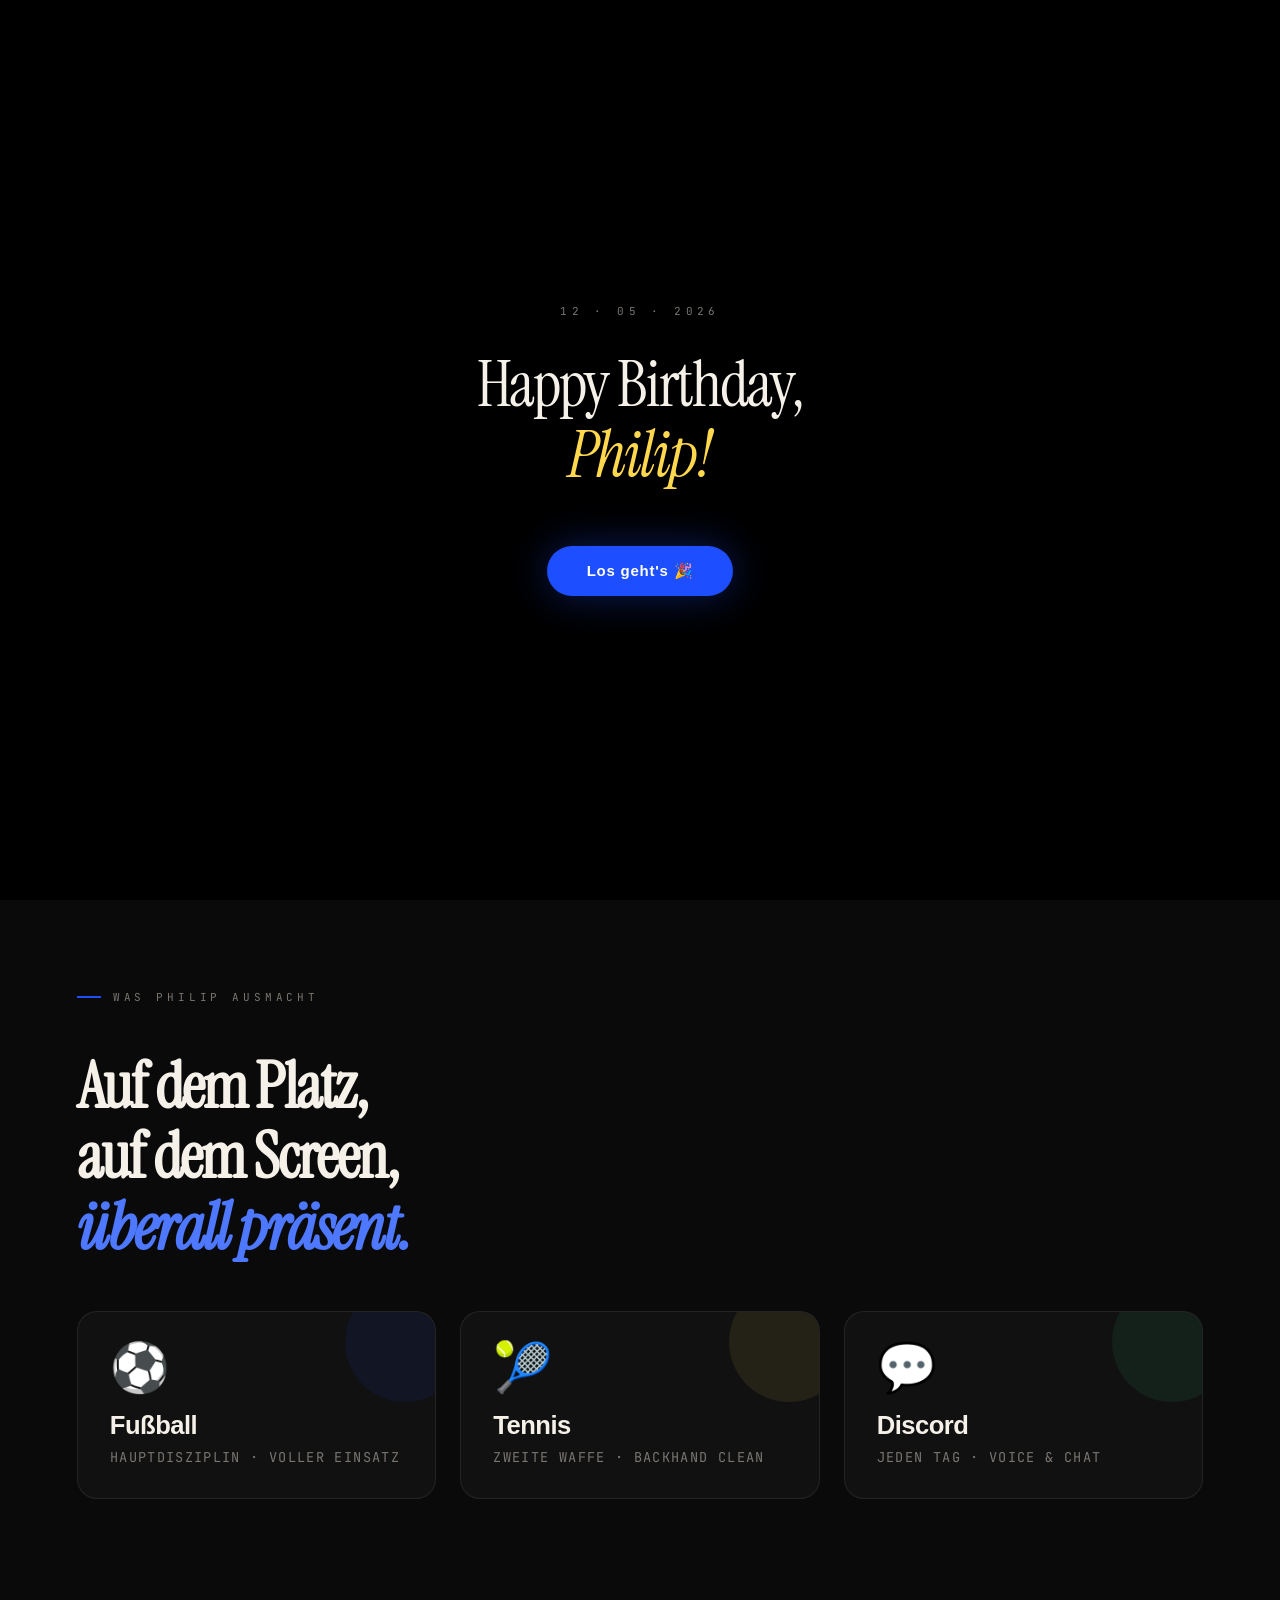
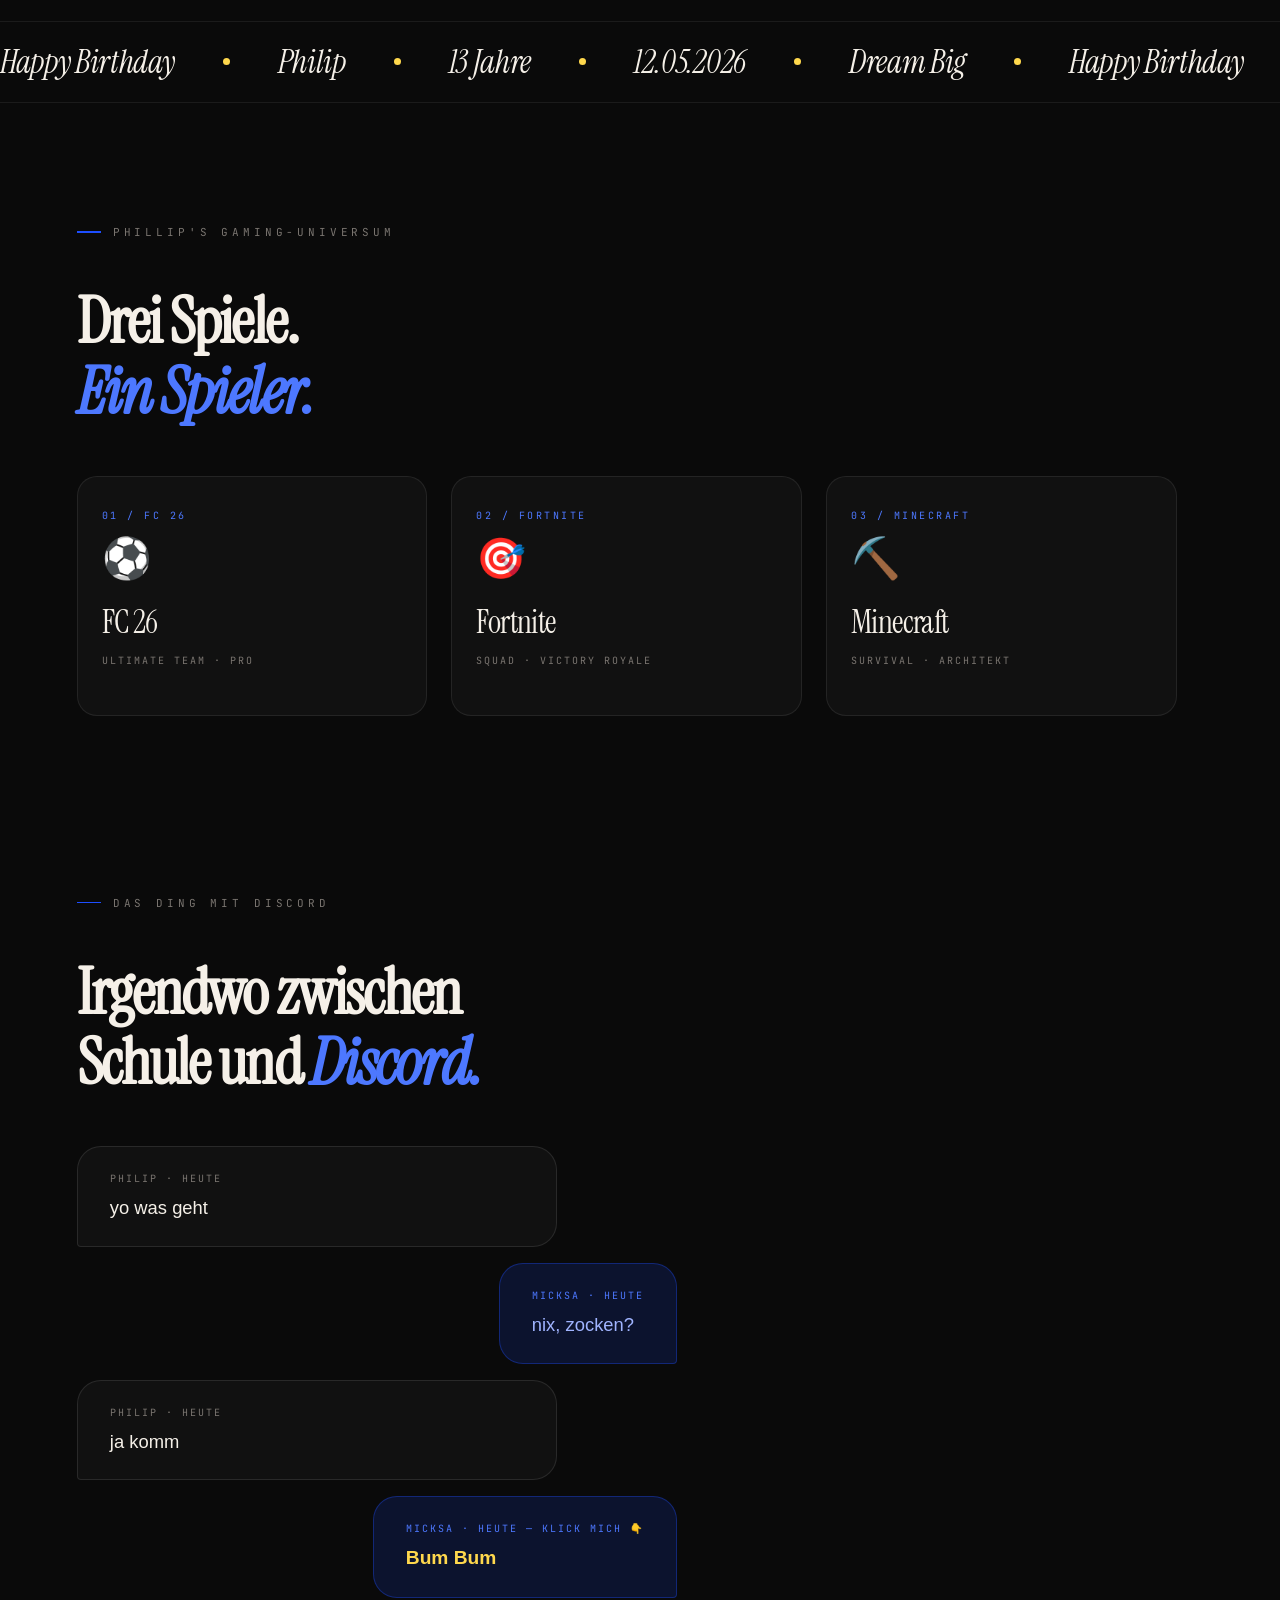
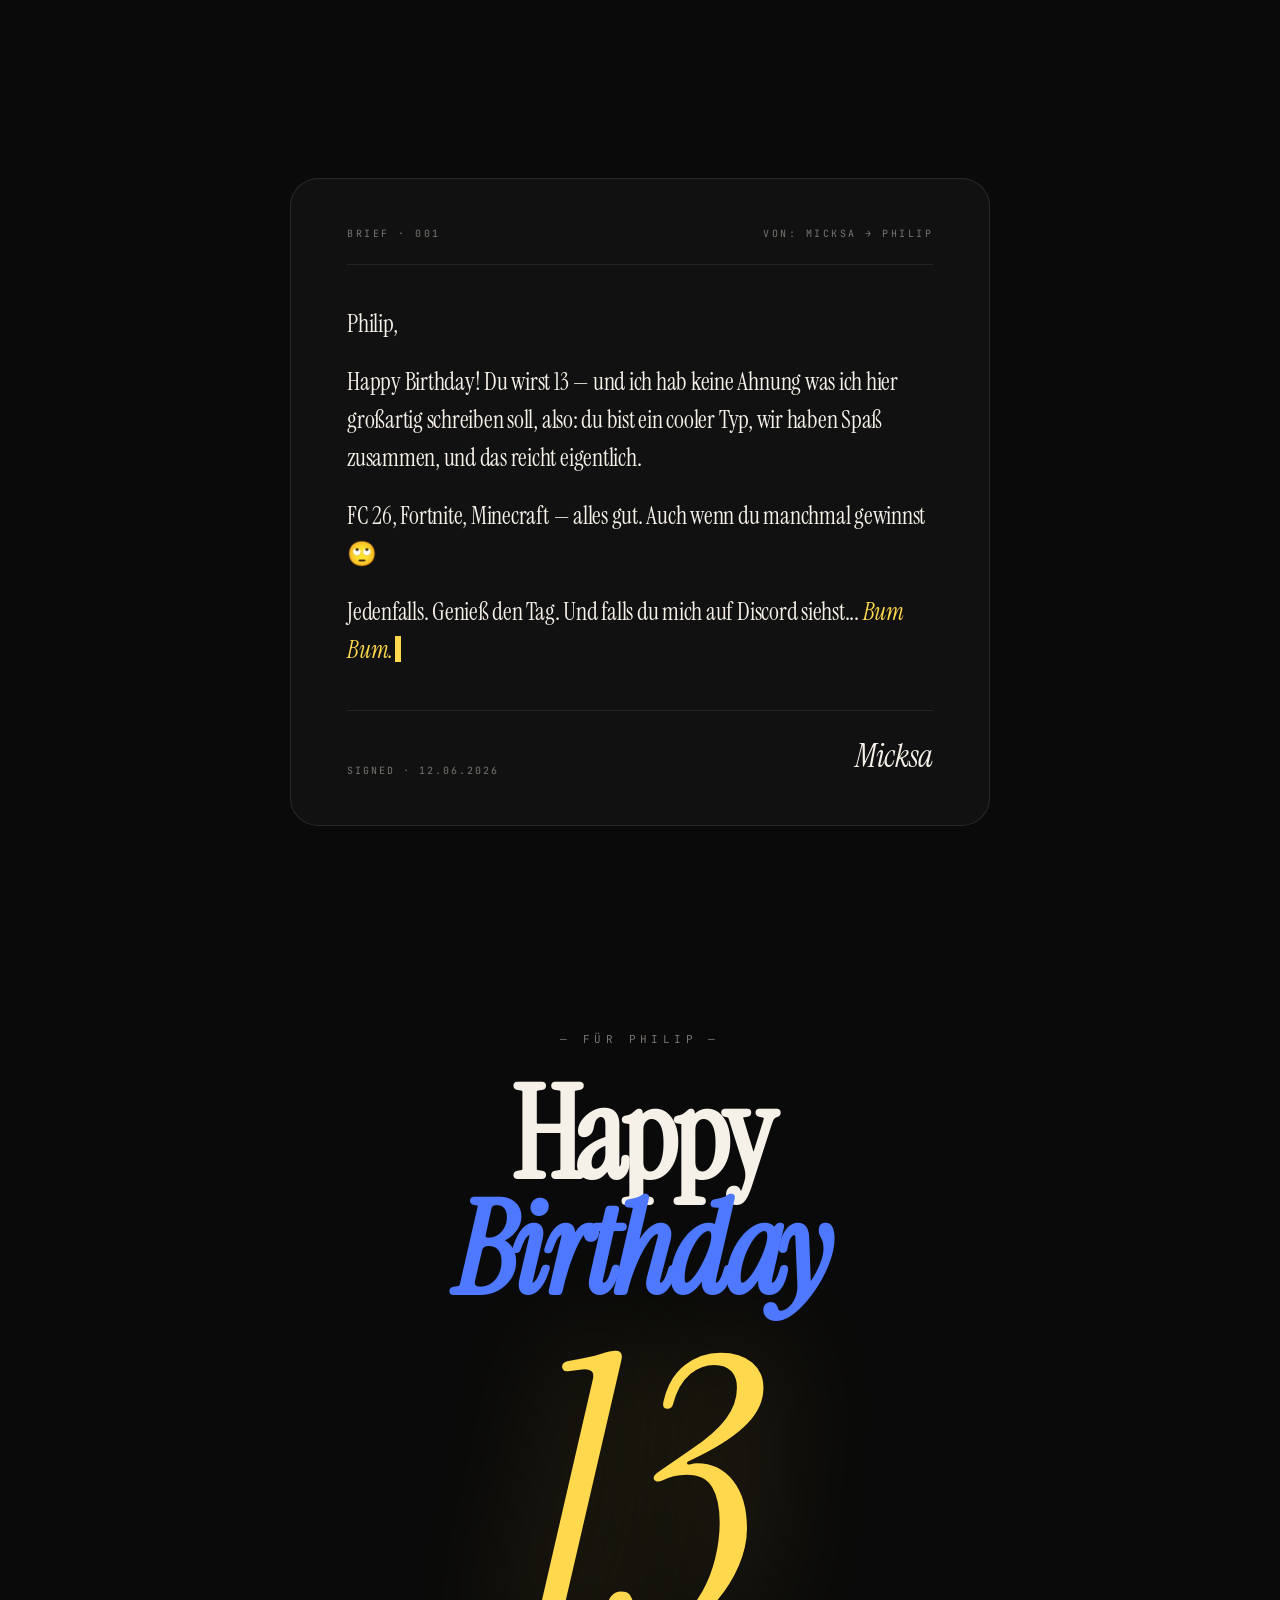
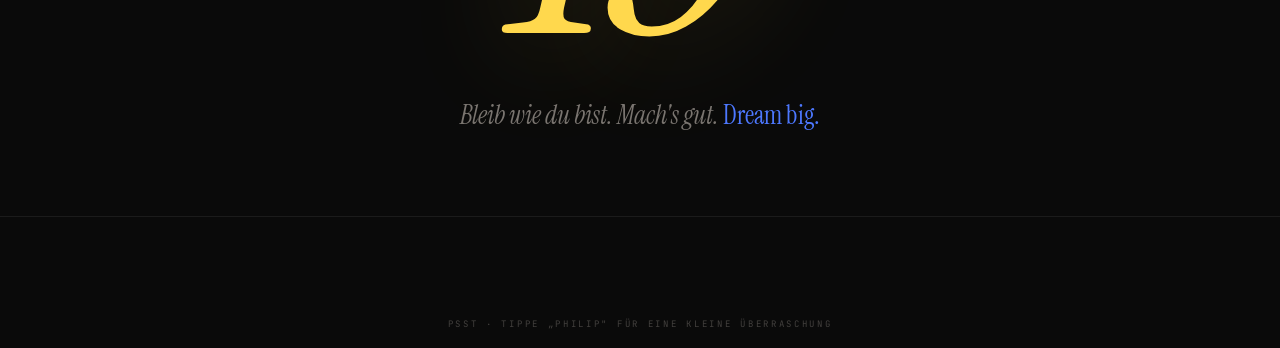
<file: project/Philip - Ein Film.html>
<!DOCTYPE html>
<html lang="de">
<head>
<meta charset="UTF-8">
<meta name="viewport" content="width=device-width, initial-scale=1.0">
<title>Happy Birthday Philip 🎉</title>
<link rel="stylesheet" href="styles.css">
</head>
<body>

<!-- Scroll progress bar -->
<div class="scroll-progress"><div class="fill"></div></div>

<!-- Sound toggle -->
<button class="sound-toggle" aria-label="Sound">
  <span class="bars"><span></span><span></span><span></span><span></span></span>
  <span class="label">SOUND OFF</span>
</button>

<!-- Custom cursor -->
<div class="cursor-dot"></div>
<div class="cursor-ring"></div>

<!-- ===== INTRO OVERLAY ===== -->
<div id="intro-overlay">
  <div class="intro-label">12 · 05 · 2026</div>
  <div class="intro-heading">Happy Birthday,<br><em>Philip!</em></div>
  <button class="intro-btn">Los geht's 🎉</button>
</div>

<!-- ===== HERO ===== -->
<section id="hero" data-parallax-scene>
  <div class="hero-bg-glow"></div>
  <div class="hero-eyebrow reveal">Happy 13th Birthday</div>
  <h1 class="hero-name" data-split-letters>Philip</h1>
  <p class="hero-subline reveal delay-3">Heute geht's nur um <em>einen.</em></p>
  <div class="hero-date-pill reveal delay-4">
    <span class="dot"></span>
    <span id="days-left">12.05.2026</span>
  </div>
  <div class="hero-scroll-cue">
    <span>scroll</span>
    <div class="cue-line"></div>
  </div>
</section>

<!-- ===== HOBBIES ===== -->
<section id="hobbies">
  <div class="section-label reveal">Was Philip ausmacht</div>
  <h2 class="hobbies-heading reveal delay-1">
    Auf dem Platz,<br>auf dem Screen,<br><em>überall präsent.</em>
  </h2>
  <div class="hobbies-grid">
    <div class="hobby-card blue reveal" data-tilt>
      <div class="accent-blob"></div>
      <span class="card-icon">⚽</span>
      <div class="card-title">Fußball</div>
      <div class="card-sub">Hauptdisziplin · Voller Einsatz</div>
      <div class="card-shine"></div>
    </div>
    <div class="hobby-card yellow reveal delay-1" data-tilt>
      <div class="accent-blob"></div>
      <span class="card-icon">🎾</span>
      <div class="card-title">Tennis</div>
      <div class="card-sub">Zweite Waffe · Backhand clean</div>
      <div class="card-shine"></div>
    </div>
    <div class="hobby-card green reveal delay-2" data-tilt>
      <div class="accent-blob"></div>
      <span class="card-icon">💬</span>
      <div class="card-title">Discord</div>
      <div class="card-sub">Jeden Tag · Voice & Chat</div>
      <div class="card-shine"></div>
    </div>
  </div>
</section>

<!-- Marquee -->
<div class="marquee-wrap">
  <div class="marquee-track">
    <span>Happy Birthday <span class="dot"></span> Philip <span class="dot"></span> 13 Jahre <span class="dot"></span> 12.05.2026 <span class="dot"></span> Dream Big <span class="dot"></span> </span>
    <span>Happy Birthday <span class="dot"></span> Philip <span class="dot"></span> 13 Jahre <span class="dot"></span> 12.05.2026 <span class="dot"></span> Dream Big <span class="dot"></span> </span>
  </div>
</div>

<!-- ===== GAMES ===== -->
<section id="games">
  <div class="section-label reveal">Phillip's Gaming-Universum</div>
  <h2 class="hobbies-heading reveal delay-1">
    Drei Spiele.<br><em>Ein Spieler.</em>
  </h2>
  <div class="games-row">
    <div class="game-card reveal" data-tilt>
      <div class="glow-bg"></div>
      <div class="num">01 / FC 26</div>
      <div class="g-icon">⚽</div>
      <div class="g-name">FC 26</div>
      <div class="g-tag">Ultimate Team · Pro</div>
      <div class="card-shine"></div>
    </div>
    <div class="game-card reveal delay-2" data-tilt>
      <div class="glow-bg"></div>
      <div class="num">02 / FORTNITE</div>
      <div class="g-icon">🎯</div>
      <div class="g-name">Fortnite</div>
      <div class="g-tag">Squad · Victory Royale</div>
      <div class="card-shine"></div>
    </div>
    <div class="game-card reveal delay-4" data-tilt>
      <div class="glow-bg"></div>
      <div class="num">03 / MINECRAFT</div>
      <div class="g-icon">⛏️</div>
      <div class="g-name">Minecraft</div>
      <div class="g-tag">Survival · Architekt</div>
      <div class="card-shine"></div>
    </div>
  </div>
</section>

<!-- ===== DISCORD / BUM BUM ===== -->
<section id="discord">
  <div class="section-label reveal">Das Ding mit Discord</div>
  <h2 class="hobbies-heading reveal delay-1">
    Irgendwo zwischen<br>Schule und <em>Discord.</em>
  </h2>
  <div class="discord-chat reveal delay-2">
    <div class="discord-bubble">
      <div class="user">Philip · heute</div>
      yo was geht
    </div>
    <div class="discord-bubble right">
      <div class="user">Micksa · heute</div>
      nix, zocken?
    </div>
    <div class="discord-bubble">
      <div class="user">Philip · heute</div>
      ja komm
    </div>
    <div class="discord-bubble right bum-trigger" style="cursor:pointer">
      <div class="user">Micksa · heute — klick mich 👇</div>
      <strong style="color:var(--yellow); font-size:1.2rem;">Bum Bum</strong>
    </div>
  </div>
</section>

<!-- ===== BRIEF ===== -->
<section id="brief">
  <div class="brief-card reveal">
    <div class="brief-header">
      <span>Brief · 001</span>
      <span>Von: Micksa → Philip</span>
    </div>
    <div class="brief-text">
      <p>Philip,</p>
      <p>Happy Birthday! Du wirst 13 — und ich hab keine Ahnung was ich hier großartig schreiben soll, also: du bist ein cooler Typ, wir haben Spaß zusammen, und das reicht eigentlich.</p>
      <p>FC 26, Fortnite, Minecraft — alles gut. Auch wenn du manchmal gewinnst 🙄</p>
      <p>Jedenfalls. Genieß den Tag. Und falls du mich auf Discord siehst... <em>Bum Bum.</em><span class="brief-cursor"></span></p>
    </div>
    <div class="brief-signature">
      <span class="from">Signed · 12.06.2026</span>
      <span class="name">Micksa</span>
    </div>
  </div>
</section>

<!-- ===== FINALE ===== -->
<section id="finale">
  <div class="finale-orb"></div>
  <div class="finale-pre reveal">— Für Philip —</div>
  <h2 class="finale-hb reveal delay-1">
    Happy<br><em>Birthday</em>
  </h2>
  <div class="finale-num" data-finale-num>13</div>
  <p class="finale-sub reveal delay-3">Bleib wie du bist. Mach's gut. <em>Dream big.</em></p>
</section>

<!-- ===== FOOTER ===== -->
<section id="footer">
  <div class="footer-text reveal">
    Mit viel Liebe gebaut von <em>Micksa</em> · 2026
  </div>
  <div class="footer-text reveal delay-1" style="opacity:0.5; font-size:9px;">
    PSST · tippe „philip" für eine kleine Überraschung
  </div>
</section>

<script src="script.js"></script>
</body>
</html>
</file>
<file: styles.css>
/* ============================================
   PHILIP / 13
   Broadcast · Tech · 3D
   ============================================ */

@import url('https://api.fontshare.com/v2/css?f[]=cabinet-grotesk@400,500,700,800,900&display=swap');
@import url('https://fonts.googleapis.com/css2?family=Instrument+Serif:ital@0;1&family=JetBrains+Mono:wght@300;400;500&family=Space+Grotesk:wght@300;400;500;700&display=swap');

:root {
  --bg: #050507;
  --bg-2: #0a0a0e;
  --bg-card: #0e0e14;
  --fg: #f0eee8;
  --fg-dim: #6a6660;
  --fg-faint: #34322e;
  --accent: #00ffaa;
  --accent-2: #ff3366;
  --accent-3: #ffd84d;
  --blue: #4a7fff;
  --line: rgba(240, 238, 232, 0.08);
  --line-strong: rgba(240, 238, 232, 0.18);
}

* { box-sizing: border-box; margin: 0; padding: 0; }

html { scroll-behavior: smooth; }

body {
  background: var(--bg);
  color: var(--fg);
  font-family: 'Space Grotesk', 'Cabinet Grotesk', sans-serif;
  -webkit-font-smoothing: antialiased;
  overflow-x: hidden;
  position: relative;
}

body::before {
  content: '';
  position: fixed;
  inset: 0;
  background:
    repeating-linear-gradient(0deg, transparent 0, transparent 2px, rgba(255,255,255,0.012) 2px, rgba(255,255,255,0.012) 3px);
  pointer-events: none;
  z-index: 9000;
  mix-blend-mode: overlay;
}

::selection { background: var(--accent); color: #000; }

img { max-width: 100%; }

/* ============================================
   PARTICLE CANVAS
   ============================================ */
#particle-canvas {
  position: fixed;
  inset: 0;
  width: 100%;
  height: 100%;
  z-index: 0;
  pointer-events: none;
}

/* ============================================
   BROADCAST HUD
   ============================================ */
.hud {
  position: fixed;
  z-index: 50;
  font-family: 'JetBrains Mono', monospace;
  font-size: 10px;
  letter-spacing: 0.25em;
  color: var(--fg-dim);
  text-transform: uppercase;
  pointer-events: none;
  mix-blend-mode: difference;
  filter: invert(1);
}
.hud-tl { top: 28px; left: 28px; text-align: left; }
.hud-tr { top: 28px; right: 28px; text-align: right; }
.hud-bl { bottom: 28px; left: 28px; }
.hud-br { bottom: 28px; right: 28px; text-align: right; }
.hud-line { line-height: 1.7; }
.hud-line:first-child { color: var(--fg); }

@media (max-width: 720px) {
  .hud { font-size: 8px; }
  .hud-tl, .hud-tr, .hud-bl, .hud-br { top: 14px; left: 14px; }
  .hud-tr { left: auto; right: 14px; }
  .hud-bl { top: auto; bottom: 14px; }
  .hud-br { top: auto; bottom: 14px; left: auto; right: 14px; }
}

/* ============================================
   AUDIO TOGGLE
   ============================================ */
.audio-toggle {
  position: fixed;
  bottom: 64px;
  right: 28px;
  z-index: 60;
  background: rgba(10,10,14,0.6);
  backdrop-filter: blur(20px);
  border: 1px solid var(--line);
  color: var(--fg-dim);
  font-family: 'JetBrains Mono', monospace;
  font-size: 9px;
  letter-spacing: 0.3em;
  padding: 10px 14px;
  border-radius: 4px;
  cursor: pointer;
  display: flex;
  align-items: center;
  gap: 10px;
  transition: all 0.3s;
}
.audio-toggle:hover {
  border-color: var(--accent);
  color: var(--accent);
}
.audio-bars {
  display: inline-flex;
  gap: 2px;
  align-items: flex-end;
  height: 12px;
}
.audio-bars span {
  width: 2px;
  height: 30%;
  background: currentColor;
}
.audio-toggle.on .audio-bars span {
  animation: audioBar 0.7s ease-in-out infinite;
}
.audio-toggle.on .audio-bars span:nth-child(2) { animation-delay: 0.1s; }
.audio-toggle.on .audio-bars span:nth-child(3) { animation-delay: 0.2s; }
.audio-toggle.on .audio-bars span:nth-child(4) { animation-delay: 0.3s; }
@keyframes audioBar {
  0%, 100% { height: 30%; }
  50%      { height: 100%; }
}

@media (max-width: 720px) {
  .audio-toggle { bottom: 50px; right: 14px; padding: 8px 10px; }
}

/* ============================================
   SCROLL RAIL
   ============================================ */
.scroll-rail {
  position: fixed;
  top: 50%;
  right: 14px;
  transform: translateY(-50%);
  width: 1px;
  height: 200px;
  background: var(--line);
  z-index: 40;
}
.scroll-fill {
  position: absolute;
  top: 0;
  left: -1px;
  width: 3px;
  background: var(--accent);
  height: 0%;
  box-shadow: 0 0 12px var(--accent);
}
.scroll-coord {
  position: absolute;
  top: -28px;
  left: 50%;
  transform: translateX(-50%);
  font-family: 'JetBrains Mono', monospace;
  font-size: 9px;
  letter-spacing: 0.2em;
  color: var(--accent);
}
@media (max-width: 720px) {
  .scroll-rail { display: none; }
}

/* ============================================
   INTRO
   ============================================ */
#intro {
  position: fixed;
  inset: 0;
  background: #000;
  z-index: 9999;
  display: flex;
  align-items: center;
  justify-content: center;
  transition: opacity 0.8s, visibility 0.8s;
}
#intro.gone {
  opacity: 0;
  visibility: hidden;
  pointer-events: none;
}
.intro-grid {
  position: absolute;
  inset: 0;
  background-image:
    linear-gradient(to right, rgba(255,255,255,0.04) 1px, transparent 1px),
    linear-gradient(to bottom, rgba(255,255,255,0.04) 1px, transparent 1px);
  background-size: 40px 40px;
  mask-image: radial-gradient(ellipse at center, #000 30%, transparent 80%);
  -webkit-mask-image: radial-gradient(ellipse at center, #000 30%, transparent 80%);
}
.intro-content {
  position: relative;
  z-index: 2;
  display: flex;
  flex-direction: column;
  align-items: center;
  gap: 1.5rem;
  text-align: center;
}
.intro-counter {
  display: flex;
  align-items: baseline;
  gap: 1rem;
}
.intro-counter-label {
  font-family: 'JetBrains Mono', monospace;
  font-size: 10px;
  letter-spacing: 0.4em;
  color: var(--fg-dim);
}
.intro-counter-num {
  font-family: 'JetBrains Mono', monospace;
  font-size: clamp(3rem, 8vw, 6rem);
  color: var(--accent);
  font-weight: 300;
  text-shadow: 0 0 30px var(--accent);
}
.intro-bar {
  width: min(80vw, 480px);
  height: 1px;
  background: var(--line);
  overflow: hidden;
}
.intro-bar-fill {
  height: 100%;
  background: var(--accent);
  width: 0%;
  box-shadow: 0 0 12px var(--accent);
  transition: width 0.1s linear;
}
.intro-meta {
  display: flex;
  gap: 2rem;
  font-family: 'JetBrains Mono', monospace;
  font-size: 9px;
  letter-spacing: 0.3em;
  color: var(--fg-dim);
}
.intro-start {
  margin-top: 2rem;
  background: transparent;
  border: 1px solid var(--accent);
  color: var(--accent);
  padding: 14px 28px;
  font-family: 'JetBrains Mono', monospace;
  font-size: 11px;
  letter-spacing: 0.4em;
  cursor: pointer;
  opacity: 0;
  transform: translateY(10px);
  transition: opacity 0.4s, transform 0.4s, background 0.2s;
  border-radius: 2px;
}
.intro-start.ready {
  opacity: 1;
  transform: translateY(0);
}
.intro-start:hover {
  background: var(--accent);
  color: #000;
}

/* ============================================
   SECTIONS
   ============================================ */
section {
  position: relative;
  z-index: 1;
  min-height: 100vh;
  display: flex;
  flex-direction: column;
  justify-content: center;
  padding: 14vh 8vw;
  max-width: 100%;
}

.section-label {
  font-family: 'JetBrains Mono', monospace;
  font-size: 10px;
  letter-spacing: 0.4em;
  color: var(--accent);
  text-transform: uppercase;
  margin-bottom: 2rem;
  display: inline-flex;
  align-items: center;
  gap: 0.7rem;
  width: max-content;
}
.section-label::before {
  content: '';
  width: 24px;
  height: 1px;
  background: var(--accent);
  display: inline-block;
}

.section-h {
  font-family: 'Instrument Serif', serif;
  font-size: clamp(2.6rem, 7vw, 6rem);
  line-height: 0.95;
  letter-spacing: -0.03em;
  margin-bottom: 2rem;
}
.section-h em {
  font-style: italic;
  color: var(--fg-dim);
}
.section-p {
  font-size: 1.05rem;
  color: var(--fg-dim);
  max-width: 50ch;
  margin-bottom: 4rem;
  line-height: 1.6;
}

/* ============================================
   HERO
   ============================================ */
#hero {
  align-items: center;
  text-align: center;
  justify-content: center;
}
.hero-ticker {
  display: inline-flex;
  align-items: center;
  gap: 1rem;
  font-family: 'JetBrains Mono', monospace;
  font-size: 10px;
  letter-spacing: 0.3em;
  color: var(--fg-dim);
  padding: 8px 16px;
  border: 1px solid var(--line);
  border-radius: 999px;
  margin-bottom: 3rem;
  text-transform: uppercase;
  backdrop-filter: blur(10px);
  background: rgba(10,10,14,0.4);
}
.hero-ticker .dot-live {
  width: 8px;
  height: 8px;
  background: var(--accent-2);
  border-radius: 50%;
  box-shadow: 0 0 12px var(--accent-2);
  animation: livePulse 1.4s ease-in-out infinite;
}
@keyframes livePulse {
  0%, 100% { transform: scale(1); opacity: 1; }
  50%      { transform: scale(1.3); opacity: 0.5; }
}

.hero-name {
  font-family: 'Instrument Serif', serif;
  font-size: clamp(5rem, 22vw, 22rem);
  line-height: 0.85;
  letter-spacing: -0.06em;
  font-style: italic;
  position: relative;
  background: linear-gradient(180deg, #fff 0%, #fff 60%, var(--fg-dim) 100%);
  -webkit-background-clip: text;
  background-clip: text;
  -webkit-text-fill-color: transparent;
  animation: heroIn 1.5s cubic-bezier(0.2, 0.7, 0.2, 1) both;
  cursor: default;
}
.hero-name[data-glitch] {
  position: relative;
}
.hero-name[data-glitch]::before,
.hero-name[data-glitch]::after {
  content: attr(data-glitch);
  position: absolute;
  inset: 0;
  font-style: italic;
  background: none;
  -webkit-text-fill-color: initial;
  opacity: 0;
  pointer-events: none;
}
.hero-name[data-glitch]::before {
  color: var(--accent);
  transform: translate(-2px, 0);
  mix-blend-mode: screen;
}
.hero-name[data-glitch]::after {
  color: var(--accent-2);
  transform: translate(2px, 0);
  mix-blend-mode: screen;
}
.hero-name.glitch::before,
.hero-name.glitch::after {
  animation: glitchKey 0.4s steps(4, end);
}
@keyframes glitchKey {
  0%   { opacity: 0.8; transform: translate(-3px, -1px); clip-path: inset(20% 0 60% 0); }
  25%  { opacity: 0.6; transform: translate(3px, 2px);  clip-path: inset(70% 0 5% 0); }
  50%  { opacity: 0.7; transform: translate(-2px, 1px); clip-path: inset(30% 0 50% 0); }
  75%  { opacity: 0.4; transform: translate(2px, -2px); clip-path: inset(85% 0 0% 0); }
  100% { opacity: 0; transform: translate(0,0); }
}
@keyframes heroIn {
  0%   { opacity: 0; transform: translateY(40px); filter: blur(10px); }
  100% { opacity: 1; transform: translateY(0); filter: blur(0); }
}

.hero-sub {
  display: inline-flex;
  align-items: center;
  gap: 1.5rem;
  margin-top: 2rem;
  font-family: 'JetBrains Mono', monospace;
  font-size: 12px;
  letter-spacing: 0.3em;
  color: var(--fg-dim);
  text-transform: uppercase;
  animation: heroIn 1.5s cubic-bezier(0.2, 0.7, 0.2, 1) 0.4s both;
}
.hero-num {
  color: var(--accent);
  font-size: 18px;
  font-weight: 500;
}
.hero-divider {
  width: 40px;
  height: 1px;
  background: var(--line-strong);
}
.hero-tag {
  font-family: 'Instrument Serif', serif;
  font-style: italic;
  font-size: 15px;
  letter-spacing: 0;
  text-transform: none;
  color: var(--fg);
}

/* ============================================
   PLAYER CARD
   ============================================ */
#card-section {
  align-items: flex-start;
}
.card-stage {
  width: 100%;
  display: flex;
  justify-content: center;
  align-items: center;
  perspective: 1500px;
  padding: 4rem 0;
}

@property --mx {
  syntax: '<percentage>';
  initial-value: 50%;
  inherits: true;
}
@property --my {
  syntax: '<percentage>';
  initial-value: 50%;
  inherits: true;
}
@property --rotation {
  syntax: '<angle>';
  initial-value: 0deg;
  inherits: true;
}

.player-card {
  --mx: 50%;
  --my: 50%;
  width: 340px;
  height: 520px;
  border-radius: 24px;
  position: relative;
  transform-style: preserve-3d;
  will-change: transform;
  transition: transform 0.4s cubic-bezier(0.2,0.7,0.2,1), box-shadow 0.5s;
  background:
    linear-gradient(135deg,
      #1a0e3a 0%,
      #2a1454 25%,
      #3d1e7a 50%,
      #2a1454 75%,
      #1a0e3a 100%);
  background-size: 200% 200%;
  box-shadow:
    0 0 0 1px rgba(255,255,255,0.15),
    0 30px 100px rgba(74, 127, 255, 0.35),
    inset 0 0 60px rgba(255,255,255,0.03);
  overflow: hidden;
  cursor: grab;
}
.player-card:active { cursor: grabbing; }
.player-card:hover {
  box-shadow:
    0 0 0 1px rgba(255,255,255,0.25),
    0 40px 120px rgba(200, 80, 192, 0.4),
    0 0 80px rgba(0, 180, 255, 0.25),
    inset 0 0 60px rgba(255,255,255,0.05);
}

/* TCG Holographic oil-slick — tracks mouse */
.card-holo {
  position: absolute;
  inset: 0;
  background:
    conic-gradient(
      from var(--rotation, 0deg) at var(--mx) var(--my),
      #ff006e 0deg,
      #ff7a00 50deg,
      #ffd60a 110deg,
      #06ffa5 170deg,
      #00b4ff 230deg,
      #c850c0 290deg,
      #ff006e 360deg
    );
  mix-blend-mode: color-dodge;
  pointer-events: none;
  opacity: 0.4;
  filter: saturate(1.5) blur(2px);
  transition: opacity 0.4s;
  animation: holoSpin 22s linear infinite;
}
.player-card:hover .card-holo {
  opacity: 0.55;
}
@keyframes holoSpin {
  to { --rotation: 360deg; }
}

/* Sparkle stars overlay — twinkles slowly */
.card-sparkle {
  position: absolute;
  inset: 0;
  background-image: url("data:image/svg+xml;utf8,<svg xmlns='http://www.w3.org/2000/svg' width='90' height='90'><g fill='white'><circle cx='12' cy='18' r='0.7'/><circle cx='38' cy='42' r='0.5'/><circle cx='62' cy='24' r='0.8'/><circle cx='72' cy='62' r='0.6'/><circle cx='22' cy='68' r='0.5'/><circle cx='50' cy='76' r='0.7'/><circle cx='18' cy='48' r='0.4'/><circle cx='68' cy='10' r='0.6'/><circle cx='44' cy='8' r='0.5'/><circle cx='86' cy='42' r='0.5'/><circle cx='4' cy='32' r='0.4'/></g></svg>");
  background-size: 90px 90px;
  mix-blend-mode: screen;
  pointer-events: none;
  opacity: 0.55;
  animation: sparkleDrift 16s linear infinite, sparkleTwinkle 3.2s ease-in-out infinite;
}
@keyframes sparkleDrift {
  0%   { background-position: 0% 0%; }
  100% { background-position: 100% 100%; }
}
@keyframes sparkleTwinkle {
  0%, 100% { opacity: 0.35; filter: brightness(1); }
  50%      { opacity: 0.75; filter: brightness(1.6); }
}

/* Mouse-tracked shine */
.card-shine {
  position: absolute;
  inset: 0;
  background: radial-gradient(
    circle 280px at var(--mx) var(--my),
    rgba(255, 255, 255, 0.45) 0%,
    rgba(255, 255, 255, 0.15) 18%,
    transparent 50%
  );
  mix-blend-mode: overlay;
  pointer-events: none;
  opacity: 0;
  transition: opacity 0.3s;
}
.player-card:hover .card-shine { opacity: 1; }

.card-noise {
  position: absolute;
  inset: 0;
  background-image:
    repeating-linear-gradient(45deg, transparent 0, transparent 2px, rgba(255,255,255,0.02) 2px, rgba(255,255,255,0.02) 4px);
  pointer-events: none;
}

/* Tiny Pokéball stamp — TCG set-symbol style */
.card-mark {
  position: absolute;
  bottom: 14px;
  right: 14px;
  width: 22px;
  height: 22px;
  z-index: 5;
  opacity: 0.55;
  filter: drop-shadow(0 0 6px rgba(255, 60, 60, 0.4));
  transition: opacity 0.3s, transform 0.6s cubic-bezier(0.2, 0.7, 0.2, 1);
  pointer-events: none;
}
.player-card:hover .card-mark {
  opacity: 1;
  transform: rotate(360deg);
  filter: drop-shadow(0 0 12px rgba(255, 80, 80, 0.7));
}
/* Subtle diagonal stripe pattern in card BG */
.card-pattern {
  position: absolute;
  inset: 0;
  background:
    repeating-linear-gradient(135deg,
      transparent 0,
      transparent 28px,
      rgba(255,255,255,0.025) 28px,
      rgba(255,255,255,0.025) 29px),
    radial-gradient(ellipse at 50% 40%, rgba(255, 216, 77, 0.08) 0%, transparent 60%);
  pointer-events: none;
  z-index: 1;
}

.card-inner {
  position: relative;
  z-index: 2;
  padding: 1.2rem 1.4rem 1.3rem;
  height: 100%;
  display: flex;
  flex-direction: column;
  color: #fff;
}

/* Banner at top */
.card-banner {
  display: flex;
  align-items: center;
  gap: 8px;
  margin-bottom: 0.8rem;
  font-family: 'JetBrains Mono', monospace;
  font-size: 8px;
  letter-spacing: 0.35em;
  color: var(--accent-3);
  text-transform: uppercase;
  text-shadow: 0 0 10px rgba(255, 216, 77, 0.5);
}
.banner-side {
  flex: 1;
  height: 1px;
  background: linear-gradient(90deg, transparent, rgba(255, 216, 77, 0.7), transparent);
}
.banner-text {
  font-weight: 500;
  white-space: nowrap;
}

/* Body: rail + portrait side-by-side */
.card-body {
  flex: 1;
  display: flex;
  gap: 0.5rem;
  min-height: 0;
  position: relative;
}

/* Left rail (FUT-style) */
.card-rail {
  display: flex;
  flex-direction: column;
  align-items: center;
  gap: 0.4rem;
  width: 58px;
  padding-top: 0.4rem;
  position: relative;
  z-index: 3;
}
.card-rating {
  font-family: 'Instrument Serif', serif;
  font-style: italic;
  font-size: 3rem;
  line-height: 0.9;
  color: var(--accent-3);
  text-shadow:
    0 0 24px rgba(255, 216, 77, 0.6),
    0 2px 0 rgba(0,0,0,0.4);
  font-weight: 400;
  letter-spacing: -0.04em;
}
.card-position {
  background: rgba(255, 255, 255, 0.12);
  backdrop-filter: blur(10px);
  border: 1px solid rgba(255, 255, 255, 0.15);
  padding: 3px 6px;
  border-radius: 3px;
  font-family: 'JetBrains Mono', monospace;
  font-weight: 600;
  font-size: 9px;
  letter-spacing: 0.3em;
  color: #fff;
}
.card-flag-svg {
  width: 26px;
  height: auto;
  border-radius: 2px;
  box-shadow:
    0 1px 4px rgba(0, 0, 0, 0.5),
    0 0 0 0.5px rgba(255, 255, 255, 0.2);
  display: block;
}
.card-stars {
  display: flex;
  gap: 1.5px;
  margin-top: 0.2rem;
}
.card-stars span {
  width: 6px;
  height: 6px;
  background: var(--accent-3);
  clip-path: polygon(50% 0%, 61% 35%, 98% 35%, 68% 57%, 79% 91%, 50% 70%, 21% 91%, 32% 57%, 2% 35%, 39% 35%);
  filter: drop-shadow(0 0 3px rgba(255, 216, 77, 0.8));
}

/* Portrait stage: jersey number + initial */
.card-portrait {
  flex: 1;
  display: flex;
  align-items: center;
  justify-content: center;
  position: relative;
  min-height: 0;
  overflow: hidden;
}
.card-portrait-glow {
  position: absolute;
  width: 240px;
  height: 240px;
  background: radial-gradient(circle, rgba(0, 255, 170, 0.28) 0%, rgba(74, 127, 255, 0.15) 40%, transparent 70%);
  filter: blur(20px);
  pointer-events: none;
  animation: portraitPulse 4s ease-in-out infinite;
}
@keyframes portraitPulse {
  0%, 100% { transform: scale(1); opacity: 0.8; }
  50%      { transform: scale(1.12); opacity: 1; }
}

/* HUGE translucent jersey number behind the initial */
.card-jersey-num {
  position: absolute;
  top: 50%;
  left: 50%;
  transform: translate(-50%, calc(-50% - 4px));
  font-family: 'Instrument Serif', serif;
  font-style: italic;
  font-size: 17rem;
  line-height: 0.75;
  color: rgba(255, 255, 255, 0.07);
  z-index: 1;
  letter-spacing: -0.06em;
  pointer-events: none;
  user-select: none;
  -webkit-text-stroke: 1px rgba(255, 255, 255, 0.14);
}

.card-initial {
  font-family: 'Instrument Serif', serif;
  font-style: italic;
  font-size: 9rem;
  line-height: 1;
  background: linear-gradient(180deg, #ffffff 0%, #e8e6df 50%, rgba(255, 216, 77, 0.6) 100%);
  -webkit-background-clip: text;
  background-clip: text;
  -webkit-text-fill-color: transparent;
  position: relative;
  z-index: 2;
  filter: drop-shadow(0 6px 24px rgba(0, 0, 0, 0.6));
  letter-spacing: -0.04em;
}

/* Name with elegant lines on either side */
.card-name-wrap {
  display: flex;
  align-items: center;
  gap: 0.7rem;
  margin: 0.4rem 0 0.8rem;
}
.card-name-line {
  flex: 1;
  height: 1px;
  background: linear-gradient(90deg, transparent, var(--accent-3), transparent);
}
.card-name {
  font-family: 'Instrument Serif', serif;
  font-style: italic;
  font-size: 2rem;
  text-align: center;
  letter-spacing: 0.02em;
  text-shadow: 0 2px 12px rgba(0, 0, 0, 0.5);
  background: linear-gradient(180deg, #ffffff 0%, #c8c4b8 100%);
  -webkit-background-clip: text;
  background-clip: text;
  -webkit-text-fill-color: transparent;
}

/* Stats: 2 columns × 3 rows */
.card-stats {
  display: grid;
  grid-template-columns: 1fr 1fr;
  gap: 0.35rem 1.2rem;
  font-family: 'JetBrains Mono', monospace;
  margin-bottom: 0.5rem;
}
.stat-cell {
  display: flex;
  justify-content: space-between;
  align-items: baseline;
  padding: 3px 0;
  border-bottom: 1px solid rgba(255, 255, 255, 0.06);
}
.stat-cell span {
  color: rgba(255, 255, 255, 0.55);
  font-size: 9px;
  letter-spacing: 0.25em;
  font-weight: 500;
}
.stat-cell b {
  font-family: 'Space Grotesk', sans-serif;
  font-weight: 700;
  color: var(--accent-3);
  font-size: 14px;
  text-shadow: 0 0 8px rgba(255, 216, 77, 0.4);
  letter-spacing: -0.01em;
}

.card-meta {
  display: flex;
  justify-content: space-between;
  padding-top: 0.6rem;
  border-top: 1px solid rgba(255, 255, 255, 0.1);
  font-family: 'JetBrains Mono', monospace;
  font-size: 8.5px;
  letter-spacing: 0.25em;
  color: rgba(255, 255, 255, 0.55);
}

@media (max-width: 720px) {
  .player-card { width: 290px; height: 460px; }
  .card-rating { font-size: 2.4rem; }
  .card-initial { font-size: 7.5rem; }
  .card-jersey-num { font-size: 14rem; }
  .card-name { font-size: 1.7rem; }
  .card-rail { width: 50px; }
  .card-flag-svg { width: 22px; }
}

/* ============================================
   YAMAL — Cinematic Poster
   ============================================ */
#yamal {
  align-items: flex-start;
  position: relative;
  overflow: hidden;
  padding: 14vh 6vw;
  background: #07060a;
}
.yamal-bg {
  position: absolute;
  inset: 0;
  background:
    radial-gradient(ellipse 80% 60% at 20% 30%, rgba(0, 77, 152, 0.35) 0%, transparent 55%),
    radial-gradient(ellipse 70% 60% at 80% 70%, rgba(165, 0, 68, 0.4) 0%, transparent 55%),
    radial-gradient(circle at 50% 50%, rgba(255, 216, 77, 0.05) 0%, transparent 70%);
  pointer-events: none;
  animation: yamalBgShift 18s ease-in-out infinite;
}
@keyframes yamalBgShift {
  0%, 100% { transform: scale(1); }
  50%      { transform: scale(1.1); }
}
.yamal-grain {
  position: absolute;
  inset: 0;
  background-image: url("data:image/svg+xml;utf8,<svg xmlns='http://www.w3.org/2000/svg' width='200' height='200'><filter id='n'><feTurbulence type='fractalNoise' baseFrequency='0.95' numOctaves='2' stitchTiles='stitch'/><feColorMatrix values='0 0 0 0 1  0 0 0 0 1  0 0 0 0 1  0 0 0 0.08 0'/></filter><rect width='100%25' height='100%25' filter='url(%23n)'/></svg>");
  mix-blend-mode: overlay;
  opacity: 0.6;
  pointer-events: none;
}
.yamal-content {
  position: relative;
  z-index: 2;
  width: 100%;
  max-width: 1200px;
  margin: 0 auto;
}

.yamal-header {
  display: flex;
  align-items: center;
  justify-content: space-between;
  flex-wrap: wrap;
  gap: 1rem;
  margin-bottom: 3rem;
}
.yamal-livetag {
  display: inline-flex;
  align-items: center;
  gap: 0.6rem;
  font-family: 'JetBrains Mono', monospace;
  font-size: 9px;
  letter-spacing: 0.3em;
  color: var(--fg-dim);
  text-transform: uppercase;
  padding: 6px 12px;
  border: 1px solid var(--line);
  border-radius: 999px;
  backdrop-filter: blur(10px);
}
.yamal-livetag .ldot {
  width: 6px;
  height: 6px;
  border-radius: 50%;
  background: #ffce00;
  box-shadow: 0 0 8px #ffce00;
  animation: livePulse 1.6s ease-in-out infinite;
}

/* The Stage — name overlaid on huge 10 */
.yamal-stage {
  position: relative;
  display: flex;
  flex-direction: column;
  align-items: center;
  justify-content: center;
  text-align: center;
  min-height: 70vh;
  margin: 1rem 0 2rem;
  overflow: hidden;
}
.yamal-num {
  position: absolute;
  top: 50%;
  left: 50%;
  transform: translate(-50%, -50%);
  font-family: 'Instrument Serif', serif;
  font-style: italic;
  font-weight: 400;
  font-size: clamp(16rem, 48vw, 38rem);
  line-height: 0.8;
  letter-spacing: -0.08em;
  background: linear-gradient(180deg, #004d98 0%, #5d1747 50%, #a50044 100%);
  -webkit-background-clip: text;
  background-clip: text;
  -webkit-text-fill-color: transparent;
  -webkit-text-stroke: 1.5px rgba(255, 206, 0, 0.18);
  filter: drop-shadow(0 30px 80px rgba(165, 0, 68, 0.45));
  pointer-events: none;
  user-select: none;
  z-index: 1;
  white-space: nowrap;
}
.yamal-name {
  position: relative;
  z-index: 2;
  display: flex;
  flex-direction: column;
  line-height: 0.88;
  pointer-events: none;
  width: 100%;
  max-width: 100%;
}
.yn-line {
  font-family: 'Instrument Serif', serif;
  font-style: italic;
  font-size: clamp(2.8rem, 11vw, 13rem);
  letter-spacing: -0.04em;
  filter: drop-shadow(0 4px 30px rgba(0, 0, 0, 0.7));
  user-select: none;
  white-space: nowrap;
}
.yn-first {
  align-self: flex-start;
  margin-left: 2vw;
  background: linear-gradient(180deg, #ffffff 0%, #fff2d4 70%, rgba(255, 206, 0, 0.85) 100%);
  -webkit-background-clip: text;
  background-clip: text;
  -webkit-text-fill-color: transparent;
}
.yn-second {
  align-self: flex-end;
  margin-right: 2vw;
  background: linear-gradient(180deg, #fff2d4 0%, #ffce00 50%, #dd0017 100%);
  -webkit-background-clip: text;
  background-clip: text;
  -webkit-text-fill-color: transparent;
}

/* Spanish flag strip below name */
.yamal-flagstrip {
  display: flex;
  align-items: stretch;
  height: 22px;
  width: min(360px, 80%);
  margin: 0 0 3rem;
  border-radius: 3px;
  overflow: hidden;
  box-shadow:
    0 4px 16px rgba(0, 0, 0, 0.5),
    0 0 0 1px rgba(255, 255, 255, 0.1);
}
.flag-bar {
  display: flex;
  align-items: center;
  justify-content: center;
}
.flag-bar.flag-r { flex: 1; background: #c60b1e; }
.flag-bar.flag-y {
  flex: 3;
  background: #ffc400;
  font-family: 'JetBrains Mono', monospace;
  font-size: 9px;
  font-weight: 700;
  letter-spacing: 0.3em;
  color: #6a0f0f;
}

/* Profile tag chips */
.yamal-tags {
  display: flex;
  flex-wrap: wrap;
  gap: 0.6rem;
  margin-bottom: 4rem;
  padding-top: 2rem;
  border-top: 1px solid var(--line);
}
.ytag {
  display: inline-flex;
  align-items: baseline;
  gap: 0.5rem;
  padding: 0.5rem 0.9rem;
  background: rgba(255, 255, 255, 0.025);
  border: 1px solid var(--line);
  border-radius: 4px;
  backdrop-filter: blur(8px);
  transition: border-color 0.3s, background 0.3s, transform 0.3s;
}
.ytag:hover {
  border-color: rgba(255, 206, 0, 0.5);
  background: rgba(255, 206, 0, 0.05);
  transform: translateY(-2px);
}
.ytag.wide { flex: 1; min-width: 280px; }
.ytag-k {
  font-family: 'JetBrains Mono', monospace;
  font-size: 9px;
  letter-spacing: 0.3em;
  color: var(--fg-dim);
  text-transform: uppercase;
}
.ytag-v {
  font-family: 'Space Grotesk', sans-serif;
  font-size: 14px;
  font-weight: 600;
  letter-spacing: 0.05em;
  color: var(--fg);
}

/* Pull quote */
.yamal-quote {
  position: relative;
  font-family: 'Instrument Serif', serif;
  font-size: clamp(1.8rem, 4vw, 3.4rem);
  line-height: 1.25;
  letter-spacing: -0.02em;
  max-width: 22ch;
  color: var(--fg);
  padding: 2rem 0 0 4rem;
  margin-top: 2rem;
}
.yamal-quote .qmark {
  position: absolute;
  top: -1rem;
  left: 0;
  font-family: 'Instrument Serif', serif;
  font-style: italic;
  font-size: clamp(6rem, 12vw, 12rem);
  line-height: 0.8;
  color: var(--accent-3);
  text-shadow: 0 0 40px rgba(255, 216, 77, 0.5);
  user-select: none;
}
.yamal-quote em {
  font-style: italic;
  background: linear-gradient(135deg, #ffce00, #dd0017);
  -webkit-background-clip: text;
  background-clip: text;
  -webkit-text-fill-color: transparent;
}
.yamal-quote cite {
  display: block;
  margin-top: 1.5rem;
  font-family: 'JetBrains Mono', monospace;
  font-size: 10px;
  letter-spacing: 0.4em;
  color: var(--fg-dim);
  font-style: normal;
}

@media (max-width: 720px) {
  .yamal-stage { min-height: 50vh; }
  .yamal-num { width: 130%; }
  .yn-line { font-size: clamp(2.8rem, 13vw, 6rem); }
  .yamal-flag { width: 44px; height: 30px; }
  .ytag.wide { min-width: 100%; }
  .yamal-quote { padding-left: 3rem; }
}

/* ============================================
   STATS / TERMINAL
   ============================================ */
#stats {
  align-items: flex-start;
}
.stats-terminal {
  width: 100%;
  max-width: 760px;
}
.stats-terminal .terminal-body {
  min-height: 0;
  padding: 1.8rem 1.6rem;
}
.t-dim {
  color: var(--fg-dim);
}
.stats-terminal .stat-row {
  display: grid;
  grid-template-columns: 16px 200px 90px 1fr;
  align-items: center;
  gap: 0.8rem;
  padding: 4px 0;
}
.stats-terminal .stat-row .t-prompt { margin-right: 0; }
.stat-row-label {
  color: var(--fg-dim);
  letter-spacing: 0.05em;
}
.stat-row-val {
  color: var(--accent);
  font-weight: 500;
  font-variant-numeric: tabular-nums;
  text-align: right;
  text-shadow: 0 0 8px rgba(0,255,170,0.4);
}
.stat-row-bar {
  display: block;
  width: 100%;
  height: 4px;
  background: rgba(255,255,255,0.06);
  overflow: hidden;
  border-radius: 2px;
}
.stat-row-bar > span {
  display: block;
  height: 100%;
  width: var(--w, 0%);
  background: linear-gradient(90deg, var(--accent), var(--accent-3));
  box-shadow: 0 0 8px var(--accent);
  transform: scaleX(0);
  transform-origin: left;
}
.stat-row.shown .stat-row-bar > span {
  animation: statBarFill 1.4s cubic-bezier(0.2,0.7,0.2,1) 0.3s forwards;
}
@keyframes statBarFill {
  to { transform: scaleX(1); }
}

@media (max-width: 720px) {
  .stats-terminal .stat-row {
    grid-template-columns: 12px 1fr 70px;
    gap: 0.5rem;
  }
  .stats-terminal .stat-row-bar {
    grid-column: 1 / -1;
    margin-top: 4px;
  }
}

/* ============================================
   POKÉDEX
   ============================================ */
#pokedex {
  align-items: flex-start;
}
.dex {
  display: grid;
  grid-template-columns: 360px 1fr;
  gap: 3rem;
  width: 100%;
  align-items: start;
}
@media (max-width: 880px) {
  .dex { grid-template-columns: 1fr; max-width: 480px; }
}

/* The Pokédex device */
.dex-frame {
  position: relative;
  background:
    linear-gradient(160deg, #d40d12 0%, #a00a0d 50%, #7a0709 100%);
  border-radius: 18px 32px 18px 18px;
  padding: 20px 18px 22px;
  box-shadow:
    0 30px 80px rgba(212, 13, 18, 0.4),
    inset 0 1px 0 rgba(255, 255, 255, 0.25),
    inset 0 -2px 0 rgba(0, 0, 0, 0.3),
    0 0 0 2px rgba(0, 0, 0, 0.4);
  overflow: hidden;
}
.dex-frame::before {
  content: '';
  position: absolute;
  top: 0; left: 0; right: 0;
  height: 50%;
  background: radial-gradient(ellipse at 30% 0%, rgba(255,255,255,0.18), transparent 60%);
  pointer-events: none;
}

/* Big blue lens at top-left of real Pokédex */
.dex-frame::after {
  content: '';
  position: absolute;
  top: 18px;
  left: 18px;
  width: 38px;
  height: 38px;
  border-radius: 50%;
  background:
    radial-gradient(circle at 30% 30%, #87cfff 0%, #2089d6 35%, #0a5a98 80%),
    #0a5a98;
  box-shadow:
    inset 0 -3px 6px rgba(0, 0, 0, 0.4),
    inset 0 2px 4px rgba(255, 255, 255, 0.4),
    0 0 14px rgba(135, 207, 255, 0.4),
    0 0 0 3px rgba(255, 255, 255, 0.95),
    0 0 0 5px rgba(0, 0, 0, 0.4);
  z-index: 2;
}

/* Screen */
.dex-screen {
  position: relative;
  margin: 30px 8px 18px 56px;
  background:
    linear-gradient(180deg, #b0c4a0 0%, #94a988 100%);
  border-radius: 6px;
  padding: 12px;
  height: 200px;
  overflow: hidden;
  box-shadow:
    inset 0 4px 8px rgba(0, 0, 0, 0.4),
    inset 0 -1px 0 rgba(255, 255, 255, 0.2),
    0 0 0 4px rgba(0, 0, 0, 0.5),
    0 0 0 6px rgba(255, 255, 255, 0.4);
  font-family: 'JetBrains Mono', monospace;
}
.dex-screen-header {
  display: flex;
  align-items: center;
  justify-content: space-between;
  margin-bottom: 8px;
}
.dex-led {
  width: 6px;
  height: 6px;
  border-radius: 50%;
  background: #ff3333;
  box-shadow: 0 0 4px rgba(255, 50, 50, 0.8);
}
.dex-led.blink {
  background: #44ff44;
  box-shadow: 0 0 4px rgba(50, 255, 50, 0.8);
  animation: dexBlink 1.2s steps(2) infinite;
}
@keyframes dexBlink {
  0%, 49% { opacity: 1; }
  50%, 100% { opacity: 0.3; }
}
.dex-num {
  font-size: 9px;
  letter-spacing: 0.25em;
  font-weight: 700;
  color: #2a3320;
}

.dex-sprite {
  position: relative;
  height: 140px;
  display: flex;
  align-items: center;
  justify-content: center;
  background:
    radial-gradient(ellipse at center, rgba(255, 255, 255, 0.2) 0%, transparent 70%);
}
.dex-sprite-grid {
  position: absolute;
  inset: 0;
  background-image:
    linear-gradient(to right, rgba(0,0,0,0.06) 1px, transparent 1px),
    linear-gradient(to bottom, rgba(0,0,0,0.06) 1px, transparent 1px);
  background-size: 12px 12px;
}
.dex-sprite-glow {
  position: absolute;
  width: 90px;
  height: 90px;
  background: radial-gradient(circle, rgba(255, 220, 100, 0.4) 0%, transparent 70%);
  filter: blur(8px);
  animation: dexSpriteGlow 3s ease-in-out infinite;
}
@keyframes dexSpriteGlow {
  0%, 100% { opacity: 0.6; transform: scale(1); }
  50%      { opacity: 1; transform: scale(1.2); }
}
.dex-sprite-letter {
  position: relative;
  z-index: 2;
  font-family: 'Instrument Serif', serif;
  font-style: italic;
  font-size: 7rem;
  line-height: 1;
  color: #2a3320;
  text-shadow:
    2px 2px 0 rgba(255,255,255,0.4),
    -1px -1px 0 rgba(0,0,0,0.2);
  animation: dexBob 2.4s ease-in-out infinite;
}
@keyframes dexBob {
  0%, 100% { transform: translateY(0); }
  50%      { transform: translateY(-6px); }
}
.dex-sprite-shadow {
  position: absolute;
  bottom: 12px;
  width: 70px;
  height: 8px;
  background: radial-gradient(ellipse, rgba(0,0,0,0.35) 0%, transparent 70%);
  filter: blur(2px);
  animation: dexShadow 2.4s ease-in-out infinite;
}
@keyframes dexShadow {
  0%, 100% { transform: scaleX(1); opacity: 0.5; }
  50%      { transform: scaleX(0.7); opacity: 0.3; }
}
.dex-scanline {
  position: absolute;
  inset: 0;
  background: repeating-linear-gradient(
    180deg,
    transparent 0,
    transparent 2px,
    rgba(0,0,0,0.06) 2px,
    rgba(0,0,0,0.06) 3px
  );
  pointer-events: none;
}

/* Buttons area below screen */
.dex-buttons {
  display: flex;
  align-items: center;
  gap: 14px;
  padding: 4px 8px 4px 18px;
}
.dex-btn {
  width: 26px;
  height: 26px;
  border-radius: 50%;
  box-shadow:
    inset 0 -2px 4px rgba(0, 0, 0, 0.4),
    inset 0 1px 2px rgba(255, 255, 255, 0.3),
    0 0 0 1px rgba(0, 0, 0, 0.5);
}
.dex-btn-red { background: radial-gradient(circle at 30% 30%, #ff7766, #cc2211); }
.dex-btn-blue { background: radial-gradient(circle at 30% 30%, #66bbff, #1166cc); }
.dex-pad {
  margin-left: auto;
  display: grid;
  grid-template-columns: repeat(2, 12px);
  gap: 4px;
}
.dex-pad span {
  display: block;
  width: 24px;
  height: 6px;
  background: #1a1a1a;
  border-radius: 3px;
  box-shadow: inset 0 -1px 1px rgba(255,255,255,0.2);
  grid-column: span 2;
}

/* Data side */
.dex-data {
  padding-top: 1rem;
}
.dex-name {
  font-family: 'Instrument Serif', serif;
  font-style: italic;
  font-size: clamp(2.4rem, 4.5vw, 3.4rem);
  letter-spacing: -0.02em;
  line-height: 1;
  background: linear-gradient(180deg, #fff 0%, var(--accent-3) 100%);
  -webkit-background-clip: text;
  background-clip: text;
  -webkit-text-fill-color: transparent;
  margin-bottom: 0.3rem;
}
.dex-classify {
  font-family: 'JetBrains Mono', monospace;
  font-size: 11px;
  letter-spacing: 0.25em;
  color: var(--fg-dim);
  text-transform: uppercase;
  margin-bottom: 1.5rem;
}
.dex-types {
  display: flex;
  gap: 0.5rem;
  margin-bottom: 2rem;
  flex-wrap: wrap;
}
.dex-type {
  display: inline-flex;
  align-items: center;
  gap: 0.4rem;
  padding: 6px 12px;
  border-radius: 4px;
  font-family: 'JetBrains Mono', monospace;
  font-size: 10px;
  letter-spacing: 0.25em;
  font-weight: 700;
  color: #fff;
  text-shadow: 0 1px 2px rgba(0,0,0,0.3);
  border: 1px solid rgba(255,255,255,0.15);
  box-shadow: 0 4px 12px rgba(0,0,0,0.3);
}
.type-electric {
  background: linear-gradient(135deg, #f8d030 0%, #c89820 100%);
  color: #4a3c00;
  text-shadow: 0 1px 0 rgba(255,255,255,0.3);
}
.type-fire {
  background: linear-gradient(135deg, #f08030 0%, #c84818 100%);
}

.dex-rows {
  display: flex;
  flex-direction: column;
  margin-bottom: 2rem;
}
.dex-row {
  display: flex;
  justify-content: space-between;
  padding: 0.7rem 0;
  border-bottom: 1px dashed var(--line);
  font-family: 'JetBrains Mono', monospace;
}
.dex-row:last-child { border-bottom: none; }
.dex-k {
  font-size: 10px;
  letter-spacing: 0.3em;
  color: var(--fg-dim);
  text-transform: uppercase;
}
.dex-v {
  font-size: 14px;
  color: var(--fg);
  font-weight: 500;
  letter-spacing: 0.02em;
}
.dex-up {
  color: var(--accent);
  text-shadow: 0 0 8px var(--accent);
  margin-left: 0.3rem;
  animation: dexUp 1.5s ease-in-out infinite;
}
@keyframes dexUp {
  0%, 100% { transform: translateY(0); opacity: 1; }
  50%      { transform: translateY(-3px); opacity: 0.6; }
}

.dex-desc {
  background: rgba(255, 255, 255, 0.02);
  border: 1px solid var(--line);
  border-radius: 8px;
  padding: 1.2rem 1.4rem;
  position: relative;
}
.dex-desc-label {
  font-family: 'JetBrains Mono', monospace;
  font-size: 9px;
  letter-spacing: 0.4em;
  color: var(--accent);
  margin-bottom: 0.7rem;
  text-transform: uppercase;
}
.dex-desc p {
  font-family: 'Instrument Serif', serif;
  font-size: 15px;
  line-height: 1.55;
  color: var(--fg);
}
.dex-desc em {
  font-style: italic;
  color: var(--accent-3);
}

/* ============================================
   GAMES / OPS
   ============================================ */
#games {
  align-items: flex-start;
}
.games-grid {
  display: grid;
  grid-template-columns: repeat(3, 1fr);
  gap: 1rem;
  width: 100%;
}
.game-tile {
  background: var(--bg-card);
  border: 1px solid var(--line);
  border-radius: 12px;
  padding: 2rem 1.5rem;
  position: relative;
  overflow: hidden;
  transition: all 0.4s;
  cursor: default;
  transform-style: preserve-3d;
}
.game-tile:hover {
  border-color: var(--accent);
  box-shadow: 0 20px 60px rgba(0, 255, 170, 0.15);
  transform: translateY(-4px);
}
.game-tile::before {
  content: '';
  position: absolute;
  top: 0;
  left: 0;
  width: 0%;
  height: 1px;
  background: var(--accent);
  transition: width 0.6s;
}
.game-tile:hover::before { width: 100%; }
.game-num {
  font-family: 'JetBrains Mono', monospace;
  font-size: 10px;
  letter-spacing: 0.3em;
  color: var(--accent);
  margin-bottom: 4rem;
}
.game-title {
  font-family: 'Instrument Serif', serif;
  font-style: italic;
  font-size: 2.2rem;
  letter-spacing: -0.02em;
  line-height: 1;
  margin-bottom: 0.5rem;
}
.game-tag {
  font-family: 'JetBrains Mono', monospace;
  font-size: 9px;
  letter-spacing: 0.3em;
  color: var(--fg-dim);
  text-transform: uppercase;
  margin-bottom: 1.5rem;
}
.game-bar {
  height: 2px;
  background: var(--line);
  overflow: hidden;
}
.game-bar span {
  display: block;
  height: 100%;
  background: var(--accent);
  box-shadow: 0 0 8px var(--accent);
  transform-origin: left;
  animation: barIn 1.4s cubic-bezier(0.2,0.7,0.2,1) 0.3s both;
}
@keyframes barIn {
  from { transform: scaleX(0); }
  to   { transform: scaleX(1); }
}

@media (max-width: 720px) {
  .games-grid { grid-template-columns: 1fr; }
}

/* ============================================
   TRANSMISSION / TERMINAL
   ============================================ */
#transmission {
  align-items: center;
}
.terminal {
  width: min(100%, 720px);
  background: #08080a;
  border: 1px solid var(--line);
  border-radius: 8px;
  overflow: hidden;
  box-shadow: 0 30px 80px rgba(0,0,0,0.5);
  font-family: 'JetBrains Mono', monospace;
}
.terminal-bar {
  display: flex;
  align-items: center;
  gap: 6px;
  background: #0e0e12;
  padding: 12px 14px;
  border-bottom: 1px solid var(--line);
}
.t-dot {
  width: 10px;
  height: 10px;
  border-radius: 50%;
}
.t-dot.red    { background: #ff5f57; }
.t-dot.yellow { background: #febc2e; }
.t-dot.green  { background: #28c840; }
.terminal-title {
  margin-left: 1rem;
  font-size: 10px;
  letter-spacing: 0.2em;
  color: var(--fg-dim);
  text-transform: uppercase;
}
.terminal-body {
  padding: 2rem 1.8rem;
  font-size: 14px;
  line-height: 1.9;
  color: var(--fg);
  min-height: 360px;
}
.t-prompt {
  color: var(--accent);
  margin-right: 0.5rem;
  font-weight: 500;
}
.t-cursor {
  display: inline-block;
  background: var(--accent);
  color: var(--accent);
  width: 0.6em;
  height: 1em;
  vertical-align: -0.15em;
  animation: blink 1s steps(2) infinite;
}
@keyframes blink { 0%,49%{opacity:1} 50%,100%{opacity:0} }

.terminal-line {
  opacity: 1;
}
.terminal-line[data-typeline] {
  opacity: 0;
  transform: translateX(-4px);
  transition: opacity 0.3s, transform 0.3s;
}
.terminal-line[data-typeline].shown {
  opacity: 1;
  transform: translateX(0);
}

/* ============================================
   FINALE
   ============================================ */
#finale {
  align-items: center;
  justify-content: center;
  text-align: center;
  min-height: 100vh;
  position: relative;
  overflow: hidden;
}
.finale-bg {
  position: absolute;
  top: 50%;
  left: 50%;
  transform: translate(-50%, -50%);
  width: 900px;
  height: 900px;
  background: radial-gradient(circle, rgba(0,255,170,0.08) 0%, transparent 70%);
  pointer-events: none;
  animation: finalePulse 4s ease-in-out infinite;
}
@keyframes finalePulse {
  0%, 100% { transform: translate(-50%, -50%) scale(1); }
  50%      { transform: translate(-50%, -50%) scale(1.15); }
}
.finale-stack {
  position: relative;
  z-index: 2;
}
.finale-hb {
  font-family: 'Instrument Serif', serif;
  font-style: italic;
  font-size: clamp(2.5rem, 8vw, 8rem);
  line-height: 0.9;
  letter-spacing: -0.04em;
  margin-bottom: 2rem;
}
.finale-num {
  font-family: 'Instrument Serif', serif;
  font-style: italic;
  font-size: clamp(8rem, 30vw, 24rem);
  line-height: 0.85;
  background: linear-gradient(180deg, #fff 0%, var(--accent) 100%);
  -webkit-background-clip: text;
  background-clip: text;
  -webkit-text-fill-color: transparent;
  filter: drop-shadow(0 0 60px rgba(0,255,170,0.5));
  cursor: pointer;
  user-select: none;
  margin-bottom: 2rem;
}
.finale-num:hover {
  filter: drop-shadow(0 0 120px rgba(0,255,170,0.8));
}
.finale-sig {
  font-family: 'JetBrains Mono', monospace;
  font-size: 11px;
  letter-spacing: 0.4em;
  color: var(--fg-dim);
  text-transform: uppercase;
}

/* ============================================
   FOOTER
   ============================================ */
#footer {
  padding: 4rem 6vw;
  border-top: 1px solid var(--line);
}
.footer-row {
  display: flex;
  justify-content: space-between;
  font-family: 'JetBrains Mono', monospace;
  font-size: 9px;
  letter-spacing: 0.3em;
  color: var(--fg-dim);
  text-transform: uppercase;
  flex-wrap: wrap;
  gap: 1rem;
}

/* ============================================
   REVEAL
   ============================================ */
.section-label,
.section-h,
.section-p,
.card-stage,
.yamal-stage,
.yamal-tags,
.yamal-quote,
.yamal-header,
.stat-big,
.game-tile,
.terminal,
.finale-stack,
.hero-ticker {
  opacity: 0;
  transform: translateY(30px);
  transition: opacity 1s cubic-bezier(0.2, 0.7, 0.2, 1),
              transform 1s cubic-bezier(0.2, 0.7, 0.2, 1);
}
.in .section-label,
.in .section-h,
.in .section-p,
.in .card-stage,
.in .yamal-massive,
.in .yamal-meta,
.in .yamal-quote,
.in .stat-big,
.in .game-tile,
.in .terminal,
.in .finale-stack,
.in .hero-ticker,
.section-label.in,
.section-h.in,
.section-p.in,
.card-stage.in,
.yamal-massive.in,
.yamal-meta.in,
.yamal-quote.in,
.stat-big.in,
.game-tile.in,
.terminal.in,
.finale-stack.in,
.hero-ticker.in {
  opacity: 1;
  transform: translateY(0);
}
.stat-big:nth-child(2) { transition-delay: 0.1s; }
.stat-big:nth-child(3) { transition-delay: 0.2s; }
.game-tile:nth-child(2) { transition-delay: 0.1s; }
.game-tile:nth-child(3) { transition-delay: 0.2s; }

/* ============================================
   POKÉBALL CATCH ANIMATION
   ============================================ */
.catch-ball {
  position: fixed;
  width: 80px;
  height: 80px;
  pointer-events: none;
  z-index: 9990;
  filter: drop-shadow(0 8px 24px rgba(0, 0, 0, 0.5));
  animation: catchDrop 0.4s cubic-bezier(0.2, 0.9, 0.3, 1) forwards;
}
.catch-ball svg { width: 100%; height: 100%; display: block; }
@keyframes catchDrop {
  0%   { transform: translateY(-200px) scale(0.5) rotate(-180deg); opacity: 0; }
  60%  { transform: translateY(20px) scale(1.1) rotate(0); opacity: 1; }
  100% { transform: translateY(0) scale(1) rotate(0); opacity: 1; }
}
.catch-ball.shake {
  animation: catchShake 0.5s ease-in-out 3;
}
@keyframes catchShake {
  0%, 100% { transform: rotate(0); }
  25%      { transform: rotate(-18deg); }
  75%      { transform: rotate(18deg); }
}
.catch-ball.burst {
  animation: catchBurst 0.6s ease-out forwards;
}
@keyframes catchBurst {
  0%   { transform: scale(1); opacity: 1; filter: brightness(1); }
  30%  { transform: scale(1.3); opacity: 1; filter: brightness(2.5) drop-shadow(0 0 30px #fff); }
  100% { transform: scale(2.5); opacity: 0; filter: brightness(3); }
}

.catch-flash {
  position: fixed;
  inset: 0;
  pointer-events: none;
  z-index: 9985;
  background: radial-gradient(circle at var(--fx) var(--fy),
    rgba(255, 255, 255, 0.85) 0%,
    rgba(255, 216, 77, 0.4) 15%,
    transparent 40%);
  animation: catchFlashAnim 0.9s ease-out forwards;
}
@keyframes catchFlashAnim {
  0%   { opacity: 0; }
  20%  { opacity: 1; }
  100% { opacity: 0; }
}

.catch-spark {
  position: fixed;
  width: 6px;
  height: 6px;
  background: #ffd84d;
  border-radius: 50%;
  pointer-events: none;
  z-index: 9991;
  box-shadow: 0 0 12px #ffd84d, 0 0 24px #ff6b35;
  transform: translate(-50%, -50%);
  animation: sparkFly 0.9s cubic-bezier(0.2, 0.7, 0.2, 1) forwards;
}
@keyframes sparkFly {
  0%   { transform: translate(-50%, -50%) scale(1.2); opacity: 1; }
  100% { transform: translate(calc(-50% + var(--tx)), calc(-50% + var(--ty))) scale(0); opacity: 0; }
}

.catch-popup {
  position: fixed;
  top: 50%;
  left: 50%;
  transform: translate(-50%, -50%);
  z-index: 9992;
  pointer-events: none;
  display: flex;
  flex-direction: column;
  align-items: center;
  gap: 0.5rem;
  text-align: center;
  animation: catchPopAnim 1.8s cubic-bezier(0.2, 0.7, 0.2, 1) forwards;
}
.catch-title {
  font-family: 'Instrument Serif', serif;
  font-style: italic;
  font-size: clamp(4rem, 12vw, 9rem);
  line-height: 0.9;
  background: linear-gradient(180deg, #fff 0%, #ffd84d 50%, #ff3b3b 100%);
  -webkit-background-clip: text;
  background-clip: text;
  -webkit-text-fill-color: transparent;
  filter: drop-shadow(0 4px 30px rgba(255, 216, 77, 0.6));
  letter-spacing: -0.04em;
}
.catch-sub {
  font-family: 'JetBrains Mono', monospace;
  font-size: 12px;
  letter-spacing: 0.5em;
  color: #fff;
  text-shadow: 0 0 12px rgba(255, 255, 255, 0.6);
}
@keyframes catchPopAnim {
  0%   { opacity: 0; transform: translate(-50%, -50%) scale(0.5); }
  25%  { opacity: 1; transform: translate(-50%, -50%) scale(1.05); }
  75%  { opacity: 1; transform: translate(-50%, -50%) scale(1); }
  100% { opacity: 0; transform: translate(-50%, -70%) scale(0.95); }
}
</file>
<file: project/styles.css>
/* ============================================
   PHILIP — HAPPY BIRTHDAY
   Verspielt, bunt, freundlich, schwarz
   ============================================ */

@import url('https://fonts.googleapis.com/css2?family=Instrument+Serif:ital@0;1&family=Cabinet+Grotesk:wght@400;500;700;800;900&family=JetBrains+Mono:wght@300;400;500&display=swap');

:root {
  --bg: #0a0a0a;
  --bg-card: #111111;
  --bg-card2: #151515;
  --fg: #f5f0e8;
  --fg-dim: #7a7570;
  --blue: #1d4eff;
  --blue-light: #4d78ff;
  --blue-glow: rgba(29, 78, 255, 0.35);
  --yellow: #ffd84d;
  --yellow-glow: rgba(255, 216, 77, 0.3);
  --orange: #ff6b35;
  --green: #39d98a;
  --pink: #ff4d9e;
  --radius: 20px;
  --radius-sm: 12px;
}

* { box-sizing: border-box; margin: 0; padding: 0; }

html { scroll-behavior: smooth; }

body {
  background: var(--bg);
  color: var(--fg);
  font-family: 'Cabinet Grotesk', 'Inter', sans-serif;
  -webkit-font-smoothing: antialiased;
  overflow-x: hidden;
  cursor: default;
}

::selection { background: var(--blue); color: #fff; }

/* ========== Scroll progress ========== */
.scroll-progress {
  position: fixed;
  top: 0; left: 0; right: 0;
  height: 3px;
  background: rgba(255,255,255,0.08);
  z-index: 1000;
}
.scroll-progress .fill {
  height: 100%;
  background: linear-gradient(90deg, var(--blue), var(--yellow));
  width: 0%;
  transition: width 0.1s linear;
}

/* ========== Sound toggle ========== */
.sound-toggle {
  position: fixed;
  bottom: 28px;
  right: 28px;
  z-index: 500;
  background: rgba(255,255,255,0.07);
  backdrop-filter: blur(12px);
  border: 1.5px solid rgba(255,255,255,0.12);
  color: var(--fg-dim);
  font-family: 'JetBrains Mono', monospace;
  font-size: 10px;
  letter-spacing: 0.2em;
  text-transform: uppercase;
  padding: 10px 16px;
  cursor: pointer;
  border-radius: 999px;
  display: flex;
  align-items: center;
  gap: 8px;
  transition: all 0.3s;
}
.sound-toggle:hover {
  border-color: var(--blue);
  color: var(--blue);
}
.sound-toggle .bars {
  display: inline-flex;
  gap: 2px;
  align-items: center;
  height: 12px;
}
.sound-toggle .bars span {
  display: block;
  width: 2px;
  background: currentColor;
  height: 30%;
  border-radius: 999px;
}
.sound-toggle.on .bars span { animation: eq 0.9s ease-in-out infinite; }
.sound-toggle.on .bars span:nth-child(2) { animation-delay: 0.15s; }
.sound-toggle.on .bars span:nth-child(3) { animation-delay: 0.3s; }
.sound-toggle.on .bars span:nth-child(4) { animation-delay: 0.45s; }
@keyframes eq {
  0%, 100% { height: 30%; }
  50% { height: 100%; }
}

/* ========== Bum Bum easter egg ========== */
.bumbum-pop {
  position: fixed;
  font-family: 'Instrument Serif', serif;
  font-style: italic;
  font-size: clamp(2.5rem, 7vw, 7rem);
  pointer-events: none;
  z-index: 9000;
  white-space: nowrap;
  animation: bumbumAnim 1.4s cubic-bezier(0.2, 0.9, 0.3, 1) forwards;
}
@keyframes bumbumAnim {
  0%   { opacity: 0; transform: translate(-50%,-50%) scale(0.5) rotate(-6deg); }
  18%  { opacity: 1; transform: translate(-50%,-50%) scale(1.15) rotate(-6deg); }
  65%  { opacity: 1; transform: translate(-50%,-50%) scale(1) rotate(-6deg); }
  100% { opacity: 0; transform: translate(-50%,-50%) scale(1.5) rotate(-6deg); }
}

/* ========== BumBum counter badge ========== */
.bumbum-badge {
  position: fixed;
  bottom: 28px;
  left: 28px;
  z-index: 500;
  background: rgba(255,255,255,0.06);
  border: 1.5px solid rgba(255,255,255,0.1);
  border-radius: 999px;
  padding: 10px 16px;
  font-family: 'JetBrains Mono', monospace;
  font-size: 10px;
  letter-spacing: 0.2em;
  text-transform: uppercase;
  color: var(--fg-dim);
  backdrop-filter: blur(12px);
}
.bumbum-badge span {
  color: var(--yellow);
  font-weight: 500;
}

/* ========== Reveal animations ========== */
.reveal {
  opacity: 0;
  transform: translateY(36px);
  transition: opacity 1s cubic-bezier(0.2, 0.7, 0.2, 1),
              transform 1s cubic-bezier(0.2, 0.7, 0.2, 1);
}
.reveal.in { opacity: 1; transform: translateY(0); }

.reveal-up {
  opacity: 0;
  transform: translateY(60px);
  transition: opacity 1.2s cubic-bezier(0.2, 0.7, 0.2, 1),
              transform 1.2s cubic-bezier(0.2, 0.7, 0.2, 1);
}
.reveal-up.in { opacity: 1; transform: translateY(0); }

.reveal-scale {
  opacity: 0;
  transform: scale(0.88);
  transition: opacity 1s cubic-bezier(0.2, 0.7, 0.2, 1),
              transform 1s cubic-bezier(0.2, 0.7, 0.2, 1);
}
.reveal-scale.in { opacity: 1; transform: scale(1); }

.delay-1 { transition-delay: 0.1s !important; }
.delay-2 { transition-delay: 0.2s !important; }
.delay-3 { transition-delay: 0.35s !important; }
.delay-4 { transition-delay: 0.5s !important; }
.delay-5 { transition-delay: 0.65s !important; }

/* ========== SECTIONS ========== */
section {
  width: 100%;
  min-height: 100vh;
  display: flex;
  align-items: center;
  justify-content: center;
  padding: 8vh 6vw;
  position: relative;
  overflow: hidden;
}

/* ========== INTRO OVERLAY ========== */
#intro-overlay {
  position: fixed;
  inset: 0;
  background: #000;
  z-index: 10000;
  display: flex;
  align-items: center;
  justify-content: center;
  flex-direction: column;
  gap: 2rem;
  cursor: pointer;
  transition: opacity 1s ease-out, visibility 1s;
}
#intro-overlay.gone {
  opacity: 0;
  visibility: hidden;
  pointer-events: none;
}
.intro-label {
  font-family: 'JetBrains Mono', monospace;
  font-size: 11px;
  letter-spacing: 0.4em;
  color: var(--fg-dim);
  text-transform: uppercase;
}
.intro-heading {
  font-family: 'Instrument Serif', serif;
  font-size: clamp(2.5rem, 5vw, 4.5rem);
  letter-spacing: -0.03em;
  text-align: center;
  line-height: 1.1;
}
.intro-heading em {
  font-style: italic;
  color: var(--yellow);
}
.intro-btn {
  margin-top: 1.5rem;
  background: var(--blue);
  color: #fff;
  font-family: 'Cabinet Grotesk', sans-serif;
  font-size: 15px;
  font-weight: 700;
  letter-spacing: 0.05em;
  padding: 16px 40px;
  border-radius: 999px;
  border: none;
  cursor: pointer;
  transition: transform 0.25s, box-shadow 0.25s;
  box-shadow: 0 0 40px var(--blue-glow);
}
.intro-btn:hover {
  transform: scale(1.05);
  box-shadow: 0 0 60px var(--blue-glow);
}

/* ========== HERO ========== */
#hero {
  flex-direction: column;
  text-align: center;
  gap: 0;
  min-height: 100vh;
}

.hero-eyebrow {
  font-family: 'JetBrains Mono', monospace;
  font-size: 11px;
  letter-spacing: 0.4em;
  color: var(--fg-dim);
  text-transform: uppercase;
  margin-bottom: 2rem;
}

.hero-name {
  font-family: 'Instrument Serif', serif;
  font-size: clamp(4rem, 15vw, 14rem);
  line-height: 0.88;
  letter-spacing: -0.02em;
  background: linear-gradient(135deg, #fff 0%, var(--blue-light) 60%, var(--yellow) 100%);
  -webkit-background-clip: text;
  -webkit-text-fill-color: transparent;
  background-clip: text;
  animation: heroShimmer 5s ease-in-out infinite alternate;
  padding: 0 0.05em;
}

@keyframes heroShimmer {
  0%   { background-position: 0% 50%; }
  100% { background-position: 100% 50%; }
}

.hero-subline {
  font-family: 'Instrument Serif', serif;
  font-style: italic;
  font-size: clamp(1.2rem, 2.5vw, 2.2rem);
  color: var(--fg-dim);
  margin-top: 1.5rem;
  letter-spacing: -0.01em;
}
.hero-subline em { color: var(--yellow); font-style: normal; }

/* Floating confetti shapes */
.confetti {
  position: absolute;
  border-radius: 50%;
  pointer-events: none;
  opacity: 0.5;
  animation: confettiFloat linear infinite;
}
@keyframes confettiFloat {
  0%   { transform: translateY(0) rotate(0deg); opacity: 0.5; }
  100% { transform: translateY(-110vh) rotate(720deg); opacity: 0; }
}

.hero-date-pill {
  margin-top: 3rem;
  display: inline-flex;
  align-items: center;
  gap: 12px;
  padding: 12px 24px;
  border: 1.5px solid rgba(255,255,255,0.15);
  border-radius: 999px;
  font-family: 'JetBrains Mono', monospace;
  font-size: 11px;
  letter-spacing: 0.25em;
  text-transform: uppercase;
  color: var(--fg-dim);
}
.hero-date-pill .dot {
  width: 7px; height: 7px;
  background: var(--yellow);
  border-radius: 50%;
  box-shadow: 0 0 12px var(--yellow-glow);
  animation: pulse 1.6s ease-in-out infinite;
}
@keyframes pulse {
  0%, 100% { transform: scale(1); opacity: 1; }
  50% { transform: scale(1.5); opacity: 0.6; }
}

/* ========== HOBBIES ========== */
#hobbies {
  flex-direction: column;
  gap: 3rem;
  align-items: flex-start;
  min-height: auto;
  padding: 10vh 6vw;
}

.section-label {
  font-family: 'JetBrains Mono', monospace;
  font-size: 11px;
  letter-spacing: 0.35em;
  color: var(--fg-dim);
  text-transform: uppercase;
  display: flex;
  align-items: center;
  gap: 12px;
}
.section-label::before {
  content: '';
  display: block;
  width: 24px;
  height: 1.5px;
  background: var(--blue);
}

.hobbies-heading {
  font-family: 'Instrument Serif', serif;
  font-size: clamp(2.5rem, 5vw, 4rem);
  letter-spacing: -0.03em;
  line-height: 1.1;
  max-width: 18ch;
}
.hobbies-heading em {
  font-style: italic;
  color: var(--blue-light);
}

.hobbies-grid {
  display: grid;
  grid-template-columns: repeat(auto-fill, minmax(300px, 1fr));
  gap: 1.5rem;
  width: 100%;
  max-width: 1200px;
}

.hobby-card {
  background: var(--bg-card);
  border: 1.5px solid rgba(255,255,255,0.08);
  border-radius: var(--radius);
  padding: 2rem;
  position: relative;
  overflow: hidden;
  transition: transform 0.4s cubic-bezier(0.2, 0.7, 0.2, 1),
              border-color 0.4s,
              box-shadow 0.4s;
  cursor: default;
}
.hobby-card:hover {
  transform: translateY(-6px) scale(1.01);
  box-shadow: 0 20px 60px rgba(0,0,0,0.5);
}
.hobby-card.blue:hover  { border-color: var(--blue);   box-shadow: 0 20px 60px rgba(29,78,255,0.2); }
.hobby-card.yellow:hover{ border-color: var(--yellow);  box-shadow: 0 20px 60px rgba(255,216,77,0.15); }
.hobby-card.green:hover { border-color: var(--green);   box-shadow: 0 20px 60px rgba(57,217,138,0.15); }
.hobby-card.orange:hover{ border-color: var(--orange);  box-shadow: 0 20px 60px rgba(255,107,53,0.15); }
.hobby-card.pink:hover  { border-color: var(--pink);    box-shadow: 0 20px 60px rgba(255,77,158,0.15); }

.hobby-card .card-icon {
  font-size: 3rem;
  margin-bottom: 1.2rem;
  display: block;
  line-height: 1;
}
.hobby-card .card-title {
  font-size: 1.6rem;
  font-weight: 800;
  letter-spacing: -0.02em;
  margin-bottom: 0.5rem;
  line-height: 1.1;
}
.hobby-card .card-sub {
  font-size: 0.85rem;
  color: var(--fg-dim);
  font-family: 'JetBrains Mono', monospace;
  letter-spacing: 0.1em;
  text-transform: uppercase;
}

.hobby-card .accent-blob {
  position: absolute;
  width: 120px;
  height: 120px;
  border-radius: 50%;
  top: -30px;
  right: -30px;
  opacity: 0.08;
  pointer-events: none;
}
.hobby-card.blue  .accent-blob { background: var(--blue); }
.hobby-card.yellow .accent-blob{ background: var(--yellow); }
.hobby-card.green  .accent-blob{ background: var(--green); }
.hobby-card.orange .accent-blob{ background: var(--orange); }
.hobby-card.pink   .accent-blob{ background: var(--pink); }

/* ========== GAMES ========== */
#games {
  flex-direction: column;
  gap: 3rem;
  align-items: flex-start;
  min-height: auto;
  padding: 10vh 6vw;
}

.games-row {
  display: grid;
  grid-template-columns: repeat(3, 1fr);
  gap: 1.5rem;
  width: 100%;
  max-width: 1100px;
}

.game-card {
  background: var(--bg-card);
  border: 1.5px solid rgba(255,255,255,0.08);
  border-radius: var(--radius);
  padding: 2rem 1.5rem;
  position: relative;
  overflow: hidden;
  transition: all 0.4s cubic-bezier(0.2, 0.7, 0.2, 1);
  cursor: default;
  display: flex;
  flex-direction: column;
  gap: 1rem;
  min-height: 240px;
}
.game-card:hover {
  transform: translateY(-8px);
  border-color: var(--blue);
  box-shadow: 0 24px 60px rgba(29,78,255,0.18);
}
.game-card .num {
  font-family: 'JetBrains Mono', monospace;
  font-size: 10px;
  letter-spacing: 0.25em;
  color: var(--blue-light);
}
.game-card .g-icon {
  font-size: 2.5rem;
  line-height: 1;
}
.game-card .g-name {
  font-family: 'Instrument Serif', serif;
  font-size: clamp(1.6rem, 2.5vw, 2.2rem);
  letter-spacing: -0.02em;
  line-height: 1;
  margin-top: auto;
}
.game-card .g-tag {
  font-family: 'JetBrains Mono', monospace;
  font-size: 10px;
  letter-spacing: 0.2em;
  text-transform: uppercase;
  color: var(--fg-dim);
}
.game-card .glow-bg {
  position: absolute;
  inset: 0;
  opacity: 0;
  background: radial-gradient(circle at 70% 30%, var(--blue-glow), transparent 70%);
  pointer-events: none;
  transition: opacity 0.5s;
}
.game-card:hover .glow-bg { opacity: 1; }

/* ========== MARQUEE ========== */
.marquee-wrap {
  width: 100%;
  overflow: hidden;
  border-top: 1.5px solid rgba(255,255,255,0.07);
  border-bottom: 1.5px solid rgba(255,255,255,0.07);
  padding: 1.2rem 0;
  margin: 2rem 0;
  position: relative;
  z-index: 2;
}
.marquee-track {
  display: inline-flex;
  gap: 3rem;
  white-space: nowrap;
  animation: marquee 30s linear infinite;
  font-family: 'Instrument Serif', serif;
  font-style: italic;
  font-size: clamp(1.2rem, 2.5vw, 2rem);
  letter-spacing: -0.01em;
}
.marquee-track span {
  display: inline-flex;
  align-items: center;
  gap: 3rem;
}
.marquee-track .dot {
  width: 7px; height: 7px;
  background: var(--yellow);
  border-radius: 50%;
  flex-shrink: 0;
}
@keyframes marquee {
  0% { transform: translateX(0); }
  100% { transform: translateX(-50%); }
}

/* ========== DISCORD ========== */
#discord {
  flex-direction: column;
  align-items: flex-start;
  gap: 3rem;
  min-height: auto;
  padding: 10vh 6vw;
}

.discord-bubble {
  background: var(--bg-card);
  border: 1.5px solid rgba(255,255,255,0.1);
  border-radius: 24px;
  border-bottom-left-radius: 4px;
  padding: 1.5rem 2rem;
  max-width: 480px;
  font-size: 1.15rem;
  line-height: 1.5;
  position: relative;
}
.discord-bubble.right {
  border-radius: 24px;
  border-bottom-right-radius: 4px;
  align-self: flex-end;
  background: rgba(29,78,255,0.15);
  border-color: rgba(29,78,255,0.35);
  color: #a0b4ff;
}
.discord-bubble .user {
  font-family: 'JetBrains Mono', monospace;
  font-size: 10px;
  letter-spacing: 0.2em;
  text-transform: uppercase;
  margin-bottom: 0.5rem;
  color: var(--fg-dim);
}
.discord-bubble.right .user { color: var(--blue-light); }

.discord-chat {
  display: flex;
  flex-direction: column;
  gap: 1rem;
  width: 100%;
  max-width: 600px;
}

/* ========== BRIEF ========== */
#brief {
  flex-direction: column;
  align-items: center;
  text-align: left;
  min-height: auto;
  padding: 10vh 6vw;
}

.brief-card {
  max-width: 700px;
  width: 100%;
  background: var(--bg-card);
  border: 1.5px solid rgba(255,255,255,0.1);
  border-radius: 28px;
  padding: 3rem 3.5rem;
}

.brief-header {
  display: flex;
  justify-content: space-between;
  align-items: center;
  margin-bottom: 2.5rem;
  padding-bottom: 1.5rem;
  border-bottom: 1.5px solid rgba(255,255,255,0.08);
  font-family: 'JetBrains Mono', monospace;
  font-size: 10px;
  letter-spacing: 0.25em;
  text-transform: uppercase;
  color: var(--fg-dim);
}

.brief-text {
  font-family: 'Instrument Serif', serif;
  font-size: clamp(1.1rem, 2vw, 1.5rem);
  line-height: 1.6;
  letter-spacing: -0.01em;
  color: var(--fg);
}
.brief-text p { margin-bottom: 1.2rem; }
.brief-text p:last-child { margin-bottom: 0; }
.brief-text em { font-style: italic; color: var(--yellow); }

.brief-signature {
  margin-top: 2.5rem;
  padding-top: 1.5rem;
  border-top: 1.5px solid rgba(255,255,255,0.08);
  display: flex;
  justify-content: space-between;
  align-items: flex-end;
}
.brief-signature .from {
  font-family: 'JetBrains Mono', monospace;
  font-size: 10px;
  letter-spacing: 0.2em;
  text-transform: uppercase;
  color: var(--fg-dim);
}
.brief-signature .name {
  font-family: 'Instrument Serif', serif;
  font-style: italic;
  font-size: 2rem;
  color: var(--fg);
  letter-spacing: -0.01em;
}
.brief-cursor {
  display: inline-block;
  width: 0.5ch;
  height: 1.1em;
  background: var(--yellow);
  vertical-align: -0.15em;
  margin-left: 2px;
  animation: blink 1s steps(2) infinite;
}
@keyframes blink { 0%,49%{opacity:1} 50%,100%{opacity:0} }

/* ========== FINALE ========== */
#finale {
  flex-direction: column;
  text-align: center;
  gap: 2rem;
  min-height: 100vh;
}

.finale-pre {
  font-family: 'JetBrains Mono', monospace;
  font-size: 11px;
  letter-spacing: 0.4em;
  color: var(--fg-dim);
  text-transform: uppercase;
}
.finale-hb {
  font-family: 'Instrument Serif', serif;
  font-size: clamp(3rem, 10vw, 10rem);
  line-height: 0.9;
  letter-spacing: -0.04em;
  color: var(--fg);
}
.finale-hb em {
  font-style: italic;
  color: var(--blue-light);
  display: block;
}
.finale-num {
  font-family: 'Instrument Serif', serif;
  font-style: italic;
  font-size: clamp(10rem, 30vw, 28rem);
  line-height: 0.85;
  color: var(--yellow);
  text-shadow: 0 0 120px var(--yellow-glow);
  animation: numPulse 3s ease-in-out infinite;
}
@keyframes numPulse {
  0%, 100% { text-shadow: 0 0 80px var(--yellow-glow); }
  50%       { text-shadow: 0 0 180px var(--yellow-glow), 0 0 60px rgba(255,216,77,0.6); }
}
.finale-sub {
  font-family: 'Instrument Serif', serif;
  font-style: italic;
  font-size: clamp(1rem, 2vw, 1.6rem);
  color: var(--fg-dim);
  max-width: 30ch;
}
.finale-sub em { color: var(--blue-light); font-style: normal; }

/* Confetti burst ring */
.confetti-burst {
  position: absolute;
  pointer-events: none;
}

/* ========== FOOTER ========== */
#footer {
  min-height: auto;
  padding: 4vh 6vw 6vh;
  flex-direction: column;
  text-align: center;
  gap: 1rem;
  border-top: 1.5px solid rgba(255,255,255,0.07);
}
.footer-text {
  font-family: 'JetBrains Mono', monospace;
  font-size: 10px;
  letter-spacing: 0.3em;
  text-transform: uppercase;
  color: var(--fg-dim);
}
.footer-text em { color: var(--blue-light); font-style: normal; }

/* ========== RESPONSIVE ========== */
@media (max-width: 720px) {
  .games-row { grid-template-columns: 1fr; }
  .hobbies-grid { grid-template-columns: 1fr; }
  .brief-card { padding: 2rem 1.5rem; }
  .brief-signature { flex-direction: column; align-items: flex-start; gap: 1rem; }
  .brief-header { flex-direction: column; align-items: flex-start; gap: 0.5rem; }
}
</file>
